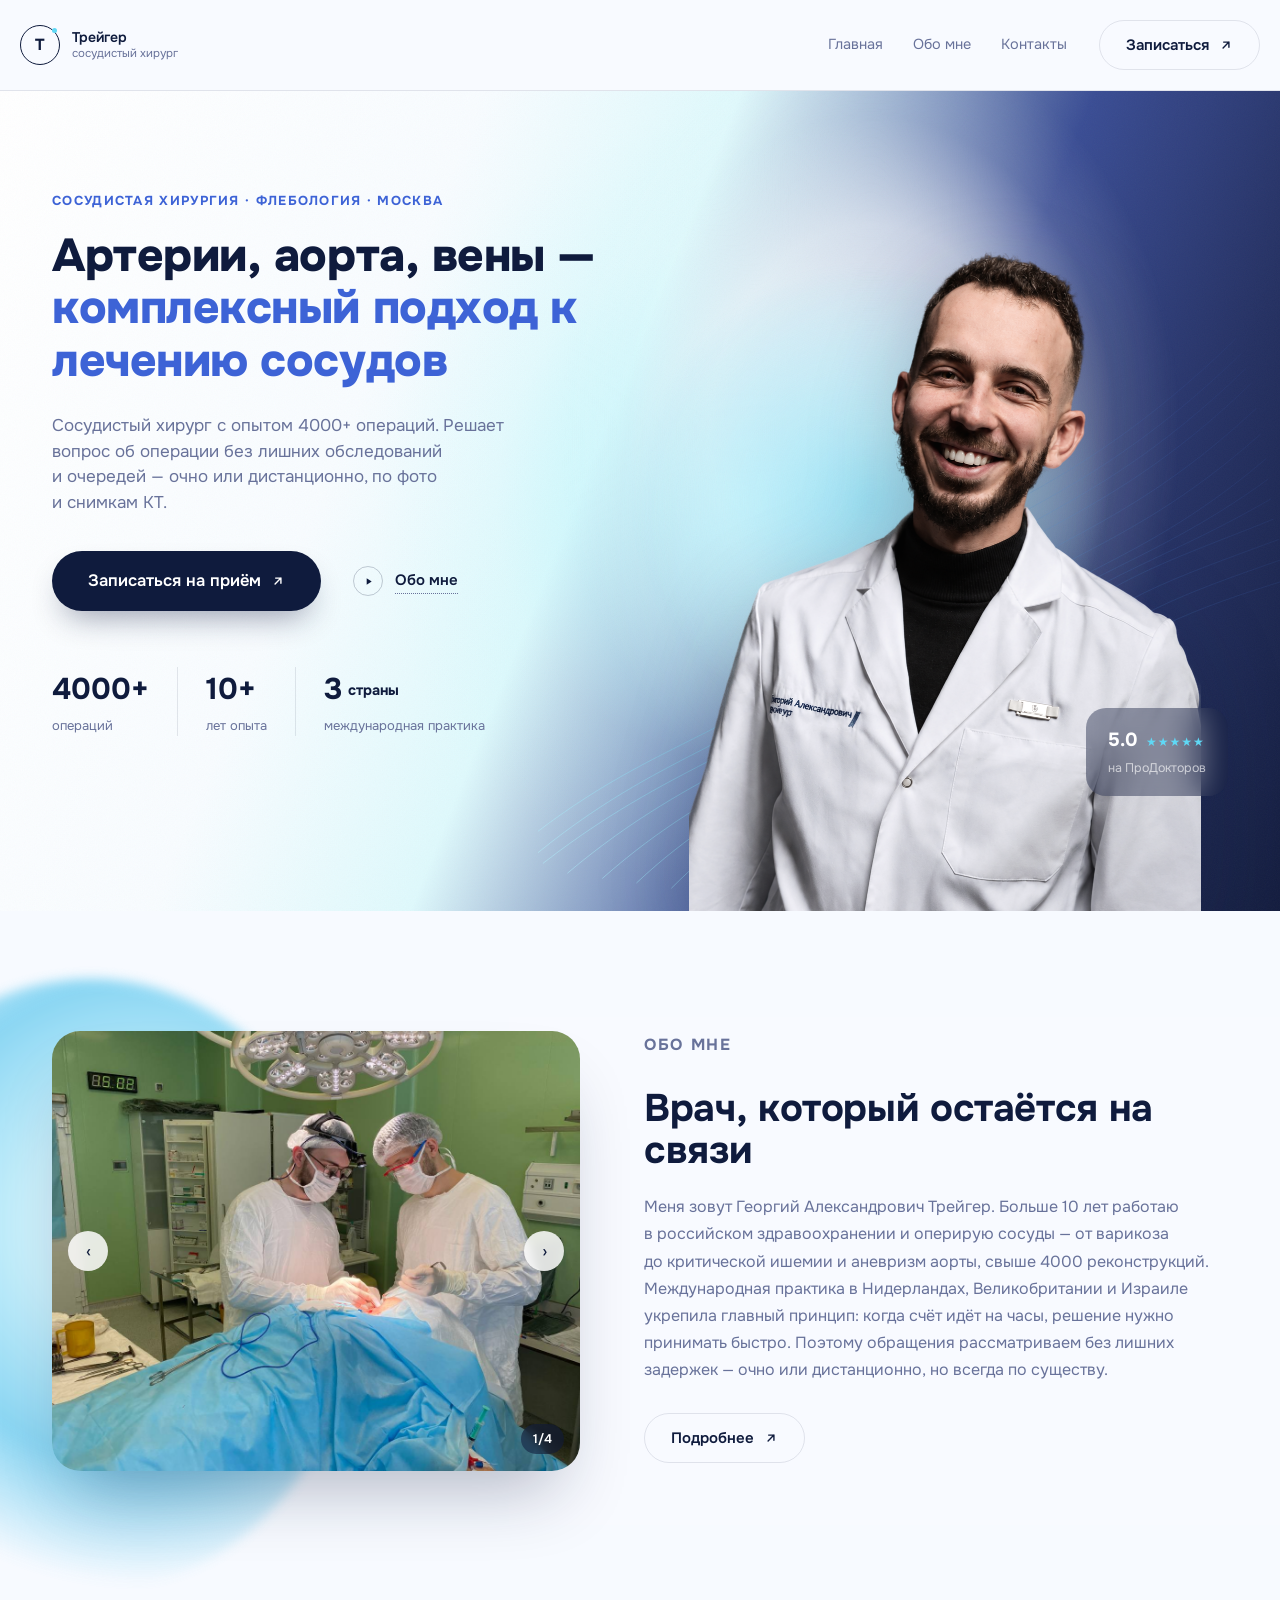
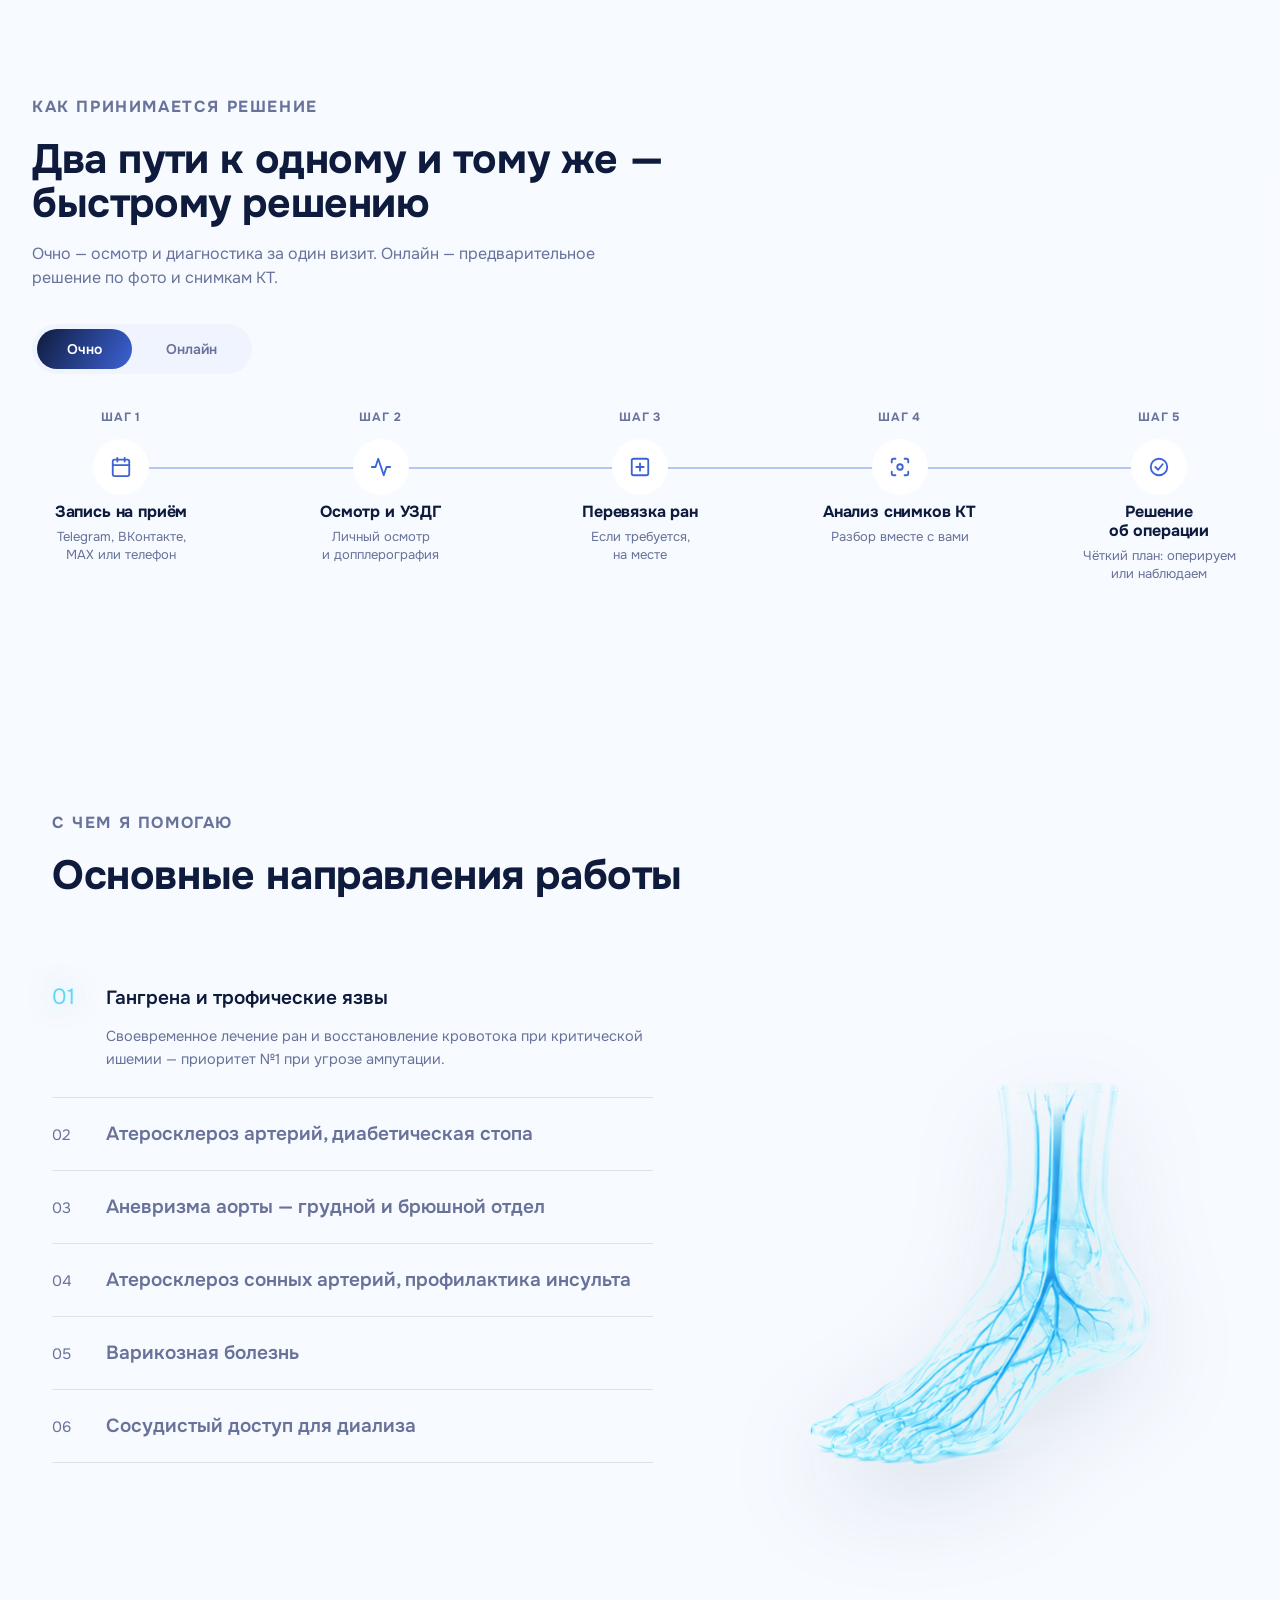
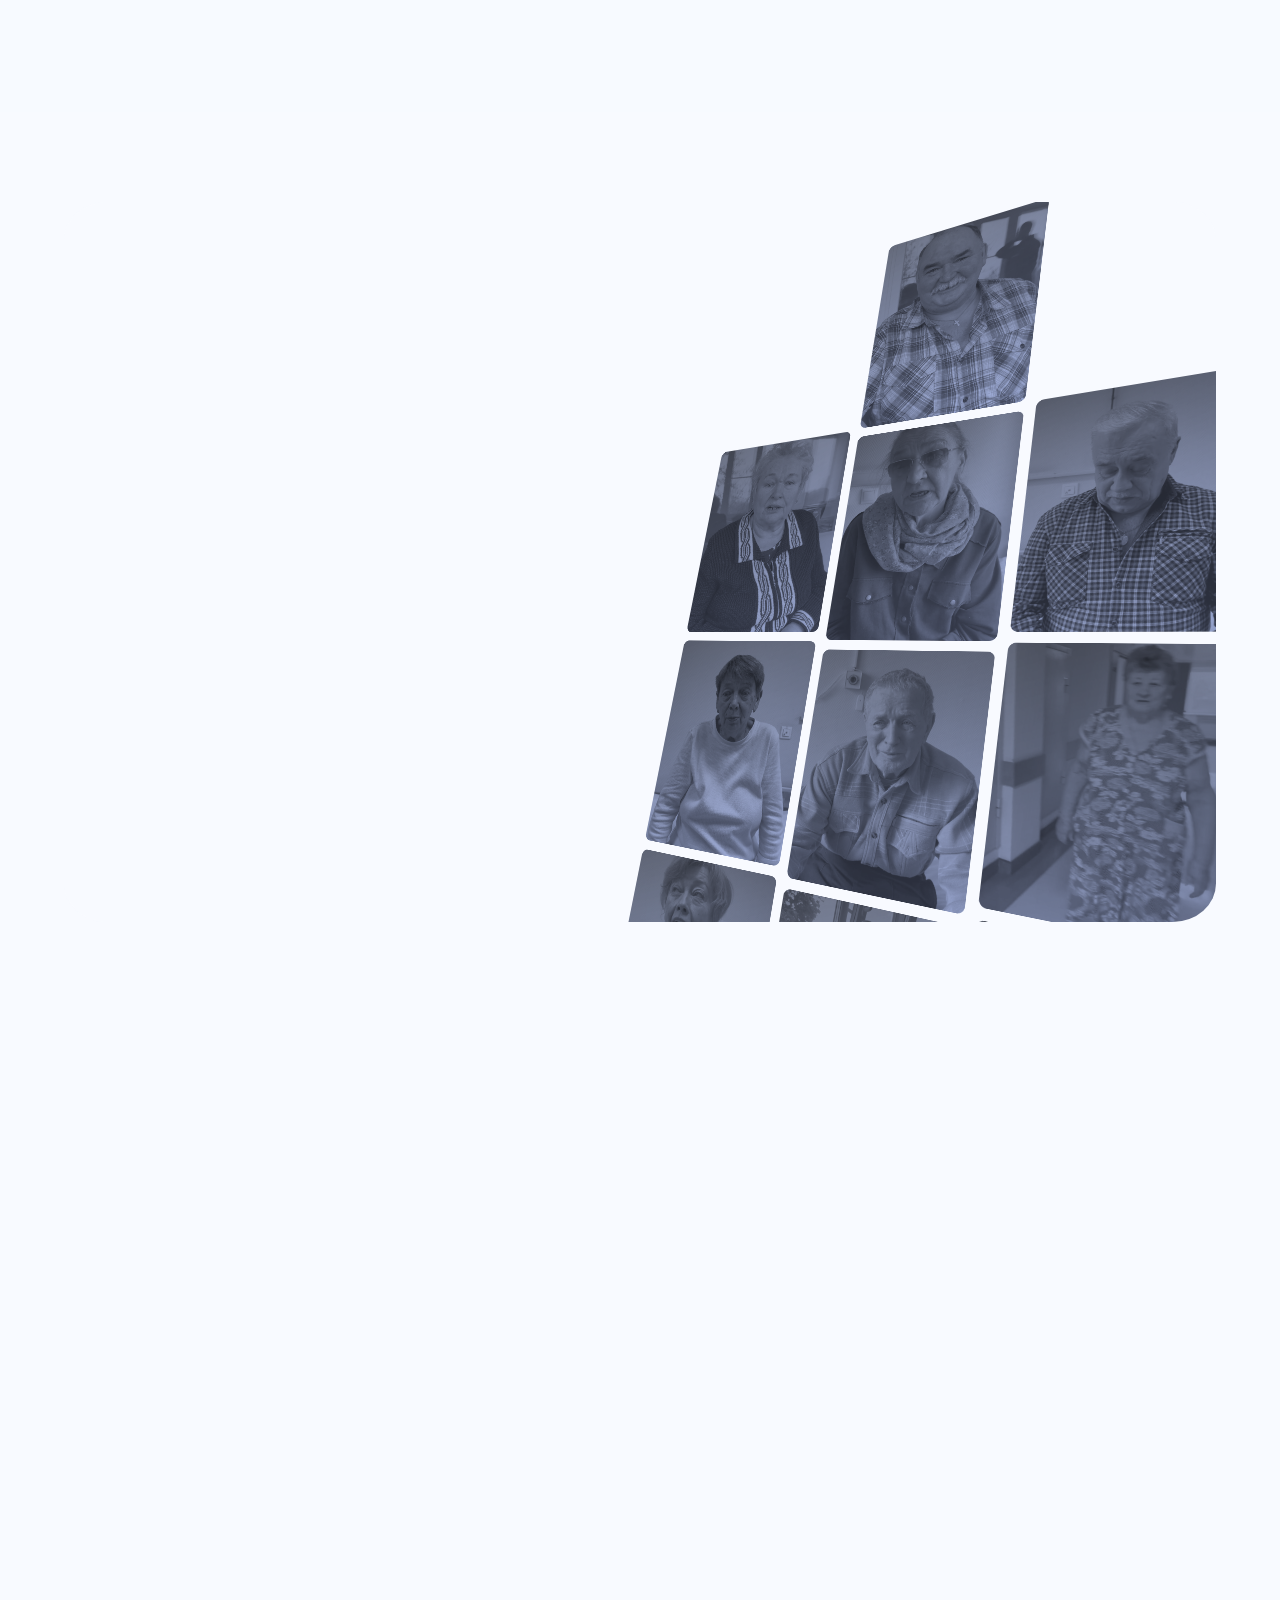
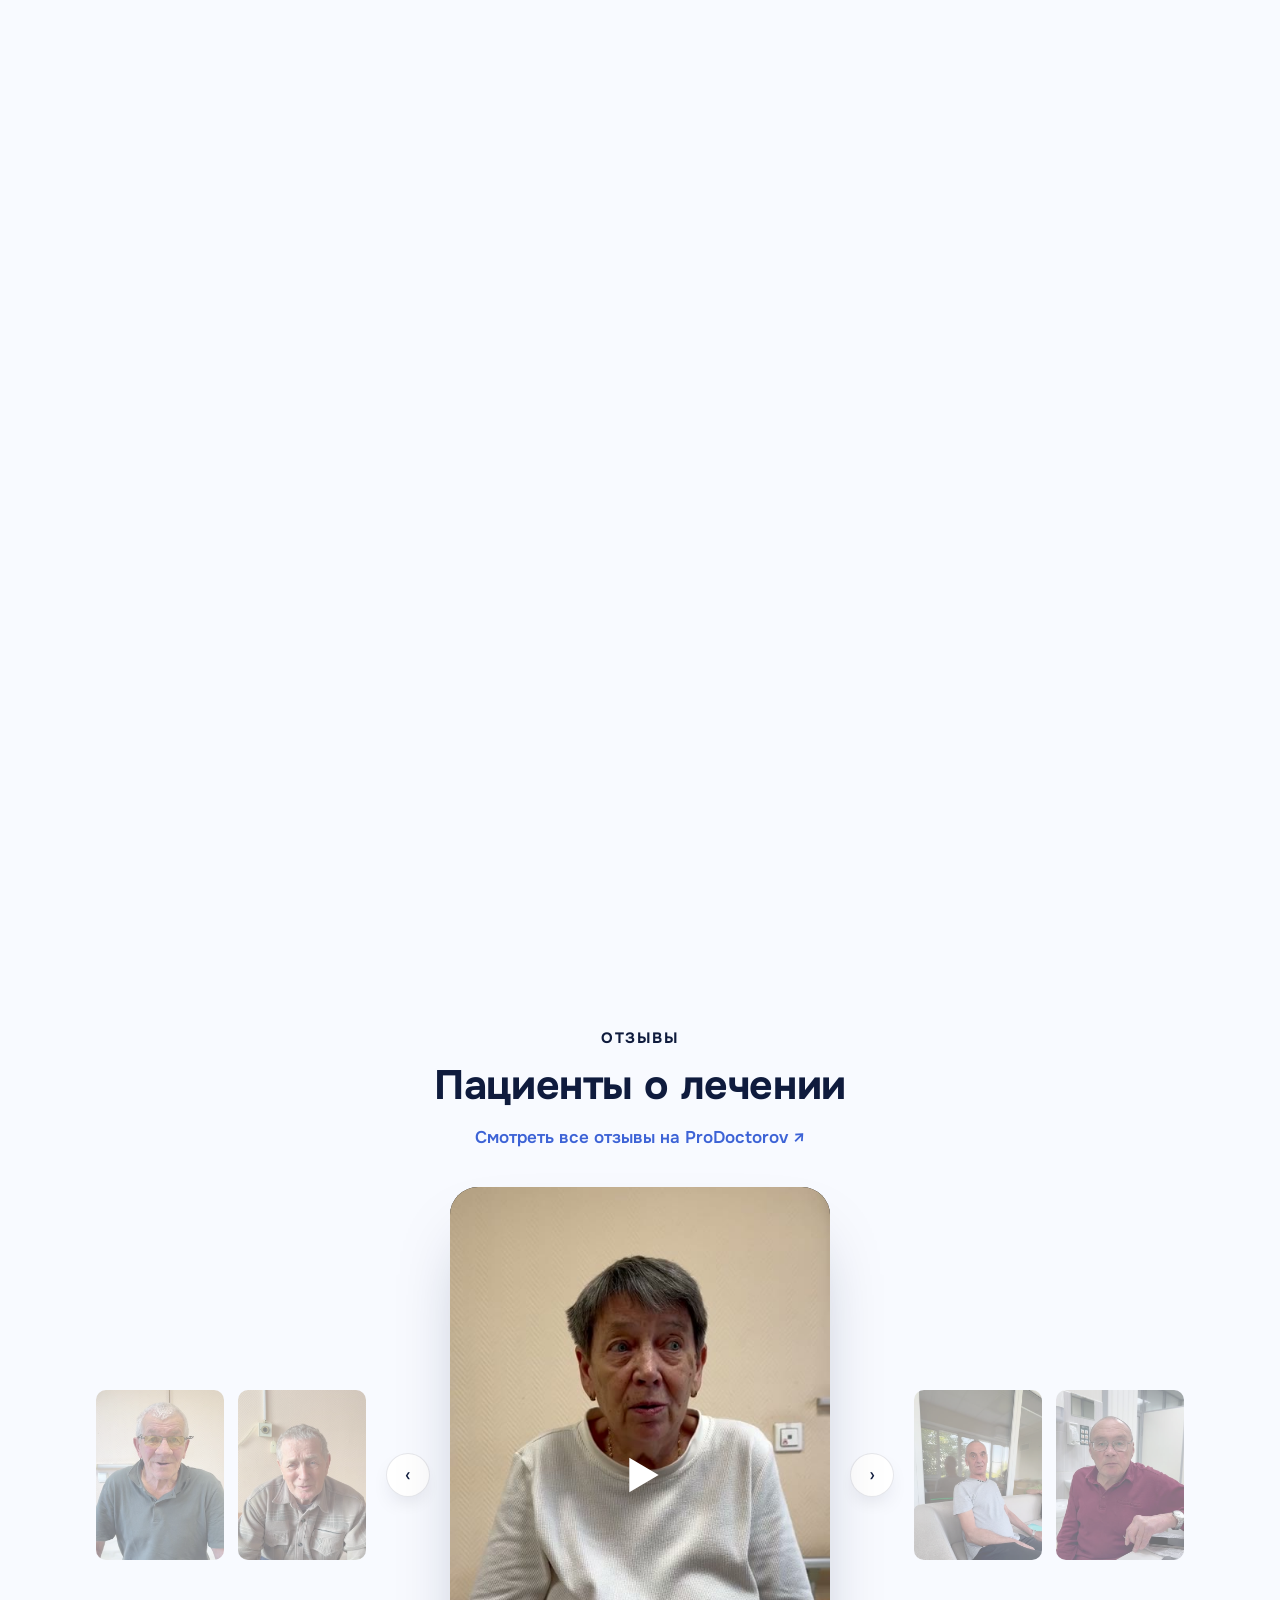
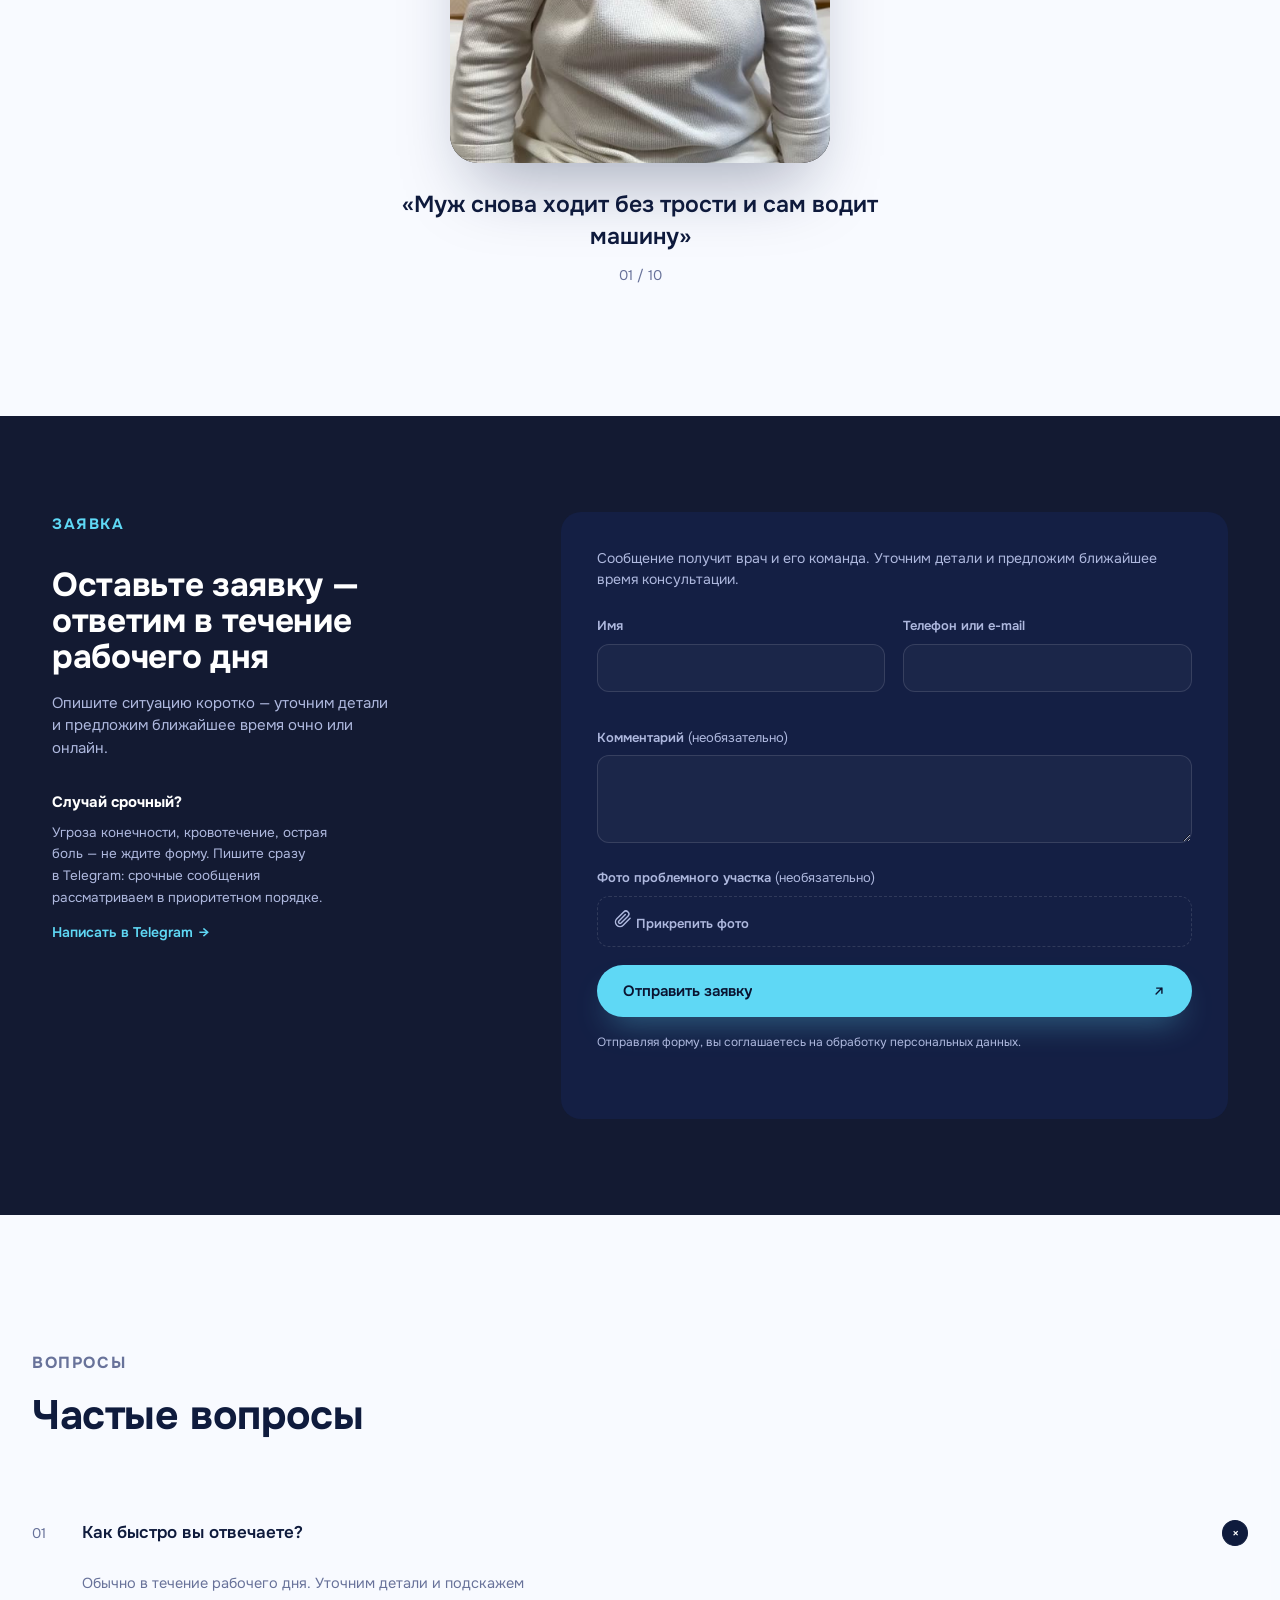
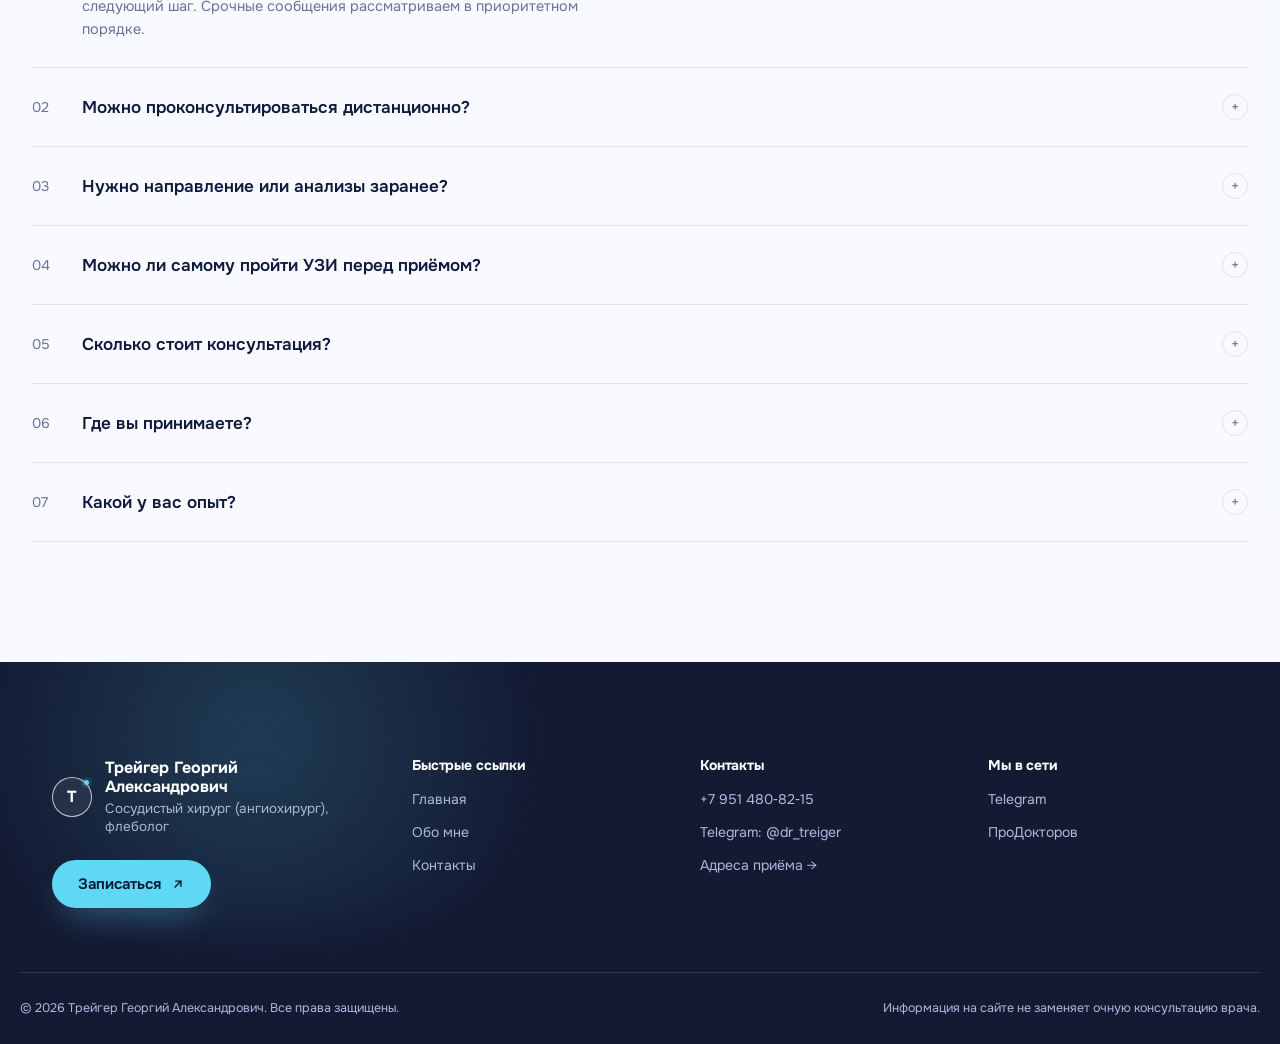
<file: index.html>
<!DOCTYPE html>
<html lang="ru">
<head>
<meta charset="UTF-8">
<meta name="viewport" content="width=device-width, initial-scale=1.0">
<title>Трейгер Георгий Александрович — сосудистый хирург, флебология</title>
<meta name="description" content="Сосудистый хирург (ангиохирург) и флеболог в Москве. 10+ лет практики, 4000+ операций. Приём очно и дистанционно, без лишних обследований и очередей.">
<link rel="preconnect" href="https://fonts.googleapis.com">
<link rel="preconnect" href="https://fonts.gstatic.com" crossorigin>
<link href="https://fonts.googleapis.com/css2?family=Onest:wght@400;500;600;700;800;900&display=swap" rel="stylesheet">
<style>
:root{
  --bg:#F8FAFF;
  --navy:#0F1B3D;
  --navy-deep:#0A1330;
  --blue:#3D63D6;
  --cyan:#5FD8F5;
  --cyan-soft:#BFEFFB;
  --ink:#0F1B3D;
  --ink-muted:#68729A;
  --ink-faint:var(--ink-muted); /* was #98A1C2 — ~2.45:1 against --bg, well under WCAG AA's
    4.5:1 for normal text, and used on real labels (step labels, service index, form-optional,
    faq index, footer). Aliased to --ink-muted (same fix already applied in css/styles.css). */
  --line:rgba(15,27,61,0.10);
  --panel:#FFFFFF;
  --panel-tint:#F0F4FF;
  --radius-lg:28px;
  --radius-md:20px;
  --radius-sm:12px;
  --container:1240px;
  --font-display:'Onest',system-ui,sans-serif;
  --font-body:'Onest',system-ui,sans-serif;
}
*{box-sizing:border-box;margin:0;padding:0;}
html{scroll-behavior:smooth;max-width:100%;}
html{width:100%;max-width:100%;overflow-x:clip;overscroll-behavior-x:none;}
body{width:100%;max-width:100%;font-family:var(--font-body);background:var(--bg);color:var(--ink);line-height:1.5;-webkit-font-smoothing:antialiased;overflow-x:clip;overscroll-behavior-x:none;}
img,video,iframe{max-width:100%;}
.wrap{max-width:var(--container);margin:0 auto;padding:0 32px;}
img{max-width:100%;display:block;}
a{color:inherit;text-decoration:none;}
ul{list-style:none;}
button{font-family:inherit;}
h1,h2,h3,h4{font-family:var(--font-display);letter-spacing:-0.01em;line-height:1.08;}
section{position:relative;padding:120px 0;overflow:hidden;}
.dark{background:rgba(10,17,42,0.96);color:#F5F8FF;}
.dark{--ink:#F5F8FF;--ink-muted:#AEB8DE;--ink-faint:var(--ink-muted);--panel:#16224A;--line:rgba(255,255,255,0.12);--panel-tint:#141F44;}
.skip-link{position:absolute;left:-999px;top:0;background:var(--navy);color:#fff;padding:12px 20px;z-index:999;border-radius:0 0 8px 0;}
.skip-link:focus{left:0;}
.eyebrow{display:inline-flex;align-items:center;font-size:13px;font-weight:700;letter-spacing:0.1em;text-transform:uppercase;color:var(--blue);margin-bottom:18px;}
.dark .eyebrow{color:var(--cyan);}
.section-head{max-width:640px;margin-bottom:56px;}
.section-head h2{font-size:clamp(1.9rem,3.2vw,2.7rem);font-weight:700;color:var(--ink);}
.section-head p{margin-top:16px;font-size:16px;color:var(--ink-muted);max-width:56ch;}

/* ---- reveal ---- */
.reveal{opacity:0;filter:blur(2px);transform:translateY(12px);transition:opacity .45s cubic-bezier(.16,1,.3,1),filter .45s cubic-bezier(.16,1,.3,1),transform .45s cubic-bezier(.16,1,.3,1);}
.reveal.is-visible{opacity:1;filter:blur(0);transform:translateY(0);}

/* Heading char-reveal overrides the block-level reveal above: the heading
   itself snaps to visible immediately, its per-character spans animate instead. */
.reveal.char-parent{opacity:1;filter:none;transform:none;}
.word{display:inline-block;}
.char{display:inline-block;opacity:0;filter:blur(3px) brightness(.72);transition:opacity .3s ease,filter .3s ease;white-space:pre;}
.char-parent.is-visible .char{opacity:1;filter:blur(0) brightness(1);}

/* Button label roll: on hover each character rolls up to a duplicate copy underneath */
.btn-label{display:inline-flex;height:1.2em;line-height:1.2;vertical-align:top;}
.btn-char{overflow:hidden;height:1.2em;display:inline-block;}
.btn-char-inner{display:flex;flex-direction:column;transition:transform .5s cubic-bezier(.65,0,.35,1);}
.btn-char-line{height:1.2em;line-height:1.2;display:block;white-space:pre;}
.btn:hover .btn-char-inner{transform:translateY(-1.2em);}

/* ---- buttons ---- */
.btn{display:inline-flex;align-items:center;gap:10px;font-family:var(--font-body);font-weight:600;font-size:15px;padding:15px 26px;border-radius:999px;white-space:nowrap;border:none;cursor:pointer;transition:transform .25s cubic-bezier(.16,1,.3,1),background .25s ease,border-color .25s ease,box-shadow .25s ease;}
.btn-lg{padding:20px 36px;font-size:16.5px;}
.btn:hover{transform:translateY(-2px);}
.btn-outline{background:transparent;border:1.5px solid var(--line);color:var(--ink);}
.btn-outline:hover{border-color:var(--cyan);color:var(--navy);}
.dark .btn-outline{border-color:rgba(255,255,255,0.28);color:#fff;}
.dark .btn-outline:hover{border-color:var(--cyan);color:var(--cyan);}
.btn-solid{background:var(--navy);color:#fff;box-shadow:0 16px 32px -12px rgba(15,27,61,0.45);}
.btn-solid:hover{background:#182A5C;}
.dark .btn-solid{background:var(--cyan);color:var(--navy-deep);box-shadow:0 16px 32px -12px rgba(95,216,245,0.4);}
.dark .btn-solid:hover{background:#7FE3F8;}
.btn-arrow{display:inline-flex;align-items:center;justify-content:center;transition:transform .25s cubic-bezier(.16,1,.3,1);}
.btn:hover .btn-arrow{transform:translate(3px,-3px);}
.btn-play{display:inline-flex;align-items:center;gap:12px;font-weight:600;font-size:15px;color:var(--navy);}
.btn-play-icon{width:30px;height:30px;border-radius:50%;border:1.5px solid rgba(15,27,61,.22);color:var(--navy);display:flex;align-items:center;justify-content:center;transition:background .25s ease,color .25s ease,border-color .25s ease,transform .25s ease;flex-shrink:0;}
.btn-play-icon svg{width:11px;height:11px;}
.btn-play:hover .btn-play-icon{background:var(--navy);border-color:var(--navy);color:#fff;transform:scale(1.06);}
.btn-play-label{border-bottom:1px dotted var(--ink-muted);padding-bottom:2px;}

/* ---- header ---- */
.site-header{position:sticky;top:0;z-index:100;background:#F8FAFF;border-bottom:1px solid var(--line);}
.header-row{display:flex;align-items:center;gap:32px;padding:20px 0;}
.brand{display:flex;align-items:center;gap:12px;margin-right:auto;}
.brand-mark{position:relative;width:40px;height:40px;border-radius:50%;border:1.5px solid var(--navy);display:flex;align-items:center;justify-content:center;font-family:var(--font-display);font-weight:700;font-size:16px;color:var(--navy);}
.brand-mark::after{content:'';position:absolute;top:2px;right:2px;width:5px;height:5px;border-radius:50%;background:var(--cyan);}
.brand-text{font-size:14px;font-weight:600;line-height:1.3;}
.brand-text small{display:block;font-weight:400;color:var(--ink-muted);font-size:11.5px;}
.main-nav{display:flex;gap:30px;font-size:14.5px;color:var(--ink-muted);}
.main-nav a:hover{color:var(--ink);}
.nav-mobile-meta{display:none;}
.nav-toggle{display:none;width:42px;height:42px;flex:none;border:1px solid var(--line);border-radius:50%;background:rgba(255,255,255,.7);align-items:center;justify-content:center;flex-direction:column;gap:4px;color:var(--navy);cursor:pointer;}
.nav-toggle span{width:16px;height:1.5px;border-radius:2px;background:currentColor;transition:transform .2s ease,opacity .2s ease;}
.nav-toggle[aria-expanded="true"] span:nth-child(1){transform:translateY(5.5px) rotate(45deg);}
.nav-toggle[aria-expanded="true"] span:nth-child(2){opacity:0;}
.nav-toggle[aria-expanded="true"] span:nth-child(3){transform:translateY(-5.5px) rotate(-45deg);}

/* ---- hero ---- */
.hero{
  padding:100px 0 0;
  position:relative;
  overflow:hidden;
  background:
    radial-gradient(ellipse 48% 80% at 58% 50%, rgba(189,246,253,0.95) 0%, rgba(189,246,253,0.5) 22%, rgba(189,246,253,0.12) 40%, transparent 60%),
    linear-gradient(112deg, #ffffff 0%, #f8fcff 30%, #dff9fc 46%, #3a4d94 68%, #253163 84%, #141d3f 100%);
}
.hero-arc{
  position:absolute;
  width:52vw;height:96vh;
  right:6vw;top:-10vh;
  border-radius:50%;
  background:radial-gradient(ellipse at center, rgba(255,255,255,0.92) 0%, rgba(255,255,255,0.6) 34%, rgba(255,255,255,0.12) 52%, transparent 66%);
  filter:blur(1px);
  z-index:0;
  pointer-events:none;
  animation:breathe 7s ease-in-out infinite alternate;
}
.hero-glow-core{
  position:absolute;
  width:36vw;height:36vw;
  right:14vw;top:22%;
  border-radius:50%;
  background:radial-gradient(circle at center, rgba(95,216,245,0.55) 0%, rgba(95,216,245,0.22) 45%, transparent 74%);
  filter:blur(6px);
  z-index:0;
  pointer-events:none;
  animation:breathe 7s ease-in-out infinite alternate;
  animation-delay:.6s;
}
@keyframes breathe{from{transform:scale(0.96);opacity:0.65;}to{transform:scale(1.04);opacity:0.9;}}
.hero-orb-lines{position:absolute;right:0;bottom:0;width:58%;height:78%;z-index:1;fill:none;stroke:url(#heroLineGrad);stroke-width:0.7;stroke-linecap:round;pointer-events:none;}
.hero-orb-lines path{stroke-dasharray:1500;stroke-dashoffset:1500;}

.hero-noise{position:absolute;inset:0;z-index:1;opacity:0.035;pointer-events:none;
  background-image:url("data:image/svg+xml,%3Csvg xmlns='http://www.w3.org/2000/svg' width='120' height='120'%3E%3Cfilter id='n'%3E%3CfeTurbulence type='fractalNoise' baseFrequency='0.9' numOctaves='2' stitchTiles='stitch'/%3E%3C/filter%3E%3Crect width='100%25' height='100%25' filter='url(%23n)'/%3E%3C/svg%3E");
}
.hero-grid{position:relative;z-index:2;display:grid;grid-template-columns:1.02fr 0.98fr;grid-template-rows:720px;gap:20px;align-items:stretch;height:720px;}
.hero-copy{padding-bottom:100px;display:flex;flex-direction:column;justify-content:flex-start;align-items:flex-start;}
/* Headline is now his own chosen sentence-length slogan: "Артерии,
   аорта, вены — комплексный подход к лечению сосудов", not three short
   punchy words — so the size drops from the old 4.5rem cap (which was
   tuned for single words) to keep a long phrase from wrapping into a wall
   of text, and the per-word dot bullets are dropped since they read as
   decoration on a real sentence rather than a mark after a short word. */
.hero-h1{font-weight:800;font-size:clamp(1.9rem,3.6vw,3.2rem);line-height:1.15;margin-bottom:26px;}
/* .line used to be display:flex to hold one short word + its dot side by
   side. Now each .line is a real multi-word phrase, so it needs normal
   block wrapping instead — flex here was forcing the per-word/per-char
   reveal spans (added by wrapCharsIn in the script below) onto one
   unbreakable row and letting the browser's flex line-breaking scramble
   word fragments across lines. */
.hero-h1 .line{display:block;}
.hero-mobile-line{display:inline;}
.hero-h1 .c-navy{color:var(--navy);}
.hero-h1 .c-blue{color:var(--blue);}
.hero-h1 .dot{width:0.16em;height:0.16em;min-width:10px;min-height:10px;border-radius:50%;transform:translateY(-0.55em);}
.hero-h1 .dot-cyan{background:var(--cyan);}
.hero-h1 .dot-blue{background:var(--blue);}
.hero-sub{font-size:17px;color:var(--ink-muted);max-width:42ch;margin-bottom:36px;}
.hero-cta-row{display:flex;align-items:center;gap:32px;margin-bottom:56px;flex-wrap:wrap;}
.hero-stats{display:flex;align-items:center;gap:0;}
.hero-stat{padding:0 28px;}
.hero-stat:first-child{padding-left:0;}
.hero-stat + .hero-stat{border-left:1px solid var(--line);}
.hero-stat strong{display:flex;align-items:center;gap:6px;font-family:var(--font-display);font-size:30px;font-weight:700;color:var(--navy);}
.hero-stat-unit{font-size:.48em;font-weight:700;line-height:1;}
.hero-stat strong svg{width:20px;height:20px;color:var(--blue);}
.hero-stat span{display:block;font-size:13px;color:var(--ink-muted);margin-top:4px;white-space:nowrap;}

.hero-portrait{position:relative;z-index:2;display:flex;align-items:flex-start;justify-content:center;height:100%;}
.hero-portrait img{height:120%;max-height:none;width:auto;max-width:none;flex-shrink:0;filter:drop-shadow(0 30px 50px rgba(10,19,48,0.35));position:relative;z-index:2;
  transform:translate3d(var(--mouse-x,0px),var(--mouse-y,0px),0);transition:transform .3s ease-out;}
/* Trimmed the "35 отзывов" count out (lives only on the reviews section
   below now) but kept the source attribution — "5.0" alone reads as an
   unsourced claim, "на ПроДокторов" is what makes it a real, checkable
   number. */
.hero-rating-badge{position:absolute;right:0;bottom:16%;z-index:3;background:rgba(15,27,61,0.4);backdrop-filter:blur(18px);-webkit-backdrop-filter:blur(18px);border-radius:20px;padding:18px 22px;}
.hero-rating-badge-top{display:flex;align-items:baseline;gap:8px;margin-bottom:6px;}
.hero-rating-badge strong{font-family:var(--font-body);font-weight:700;font-size:19px;color:#fff;}
.hero-rating-badge .stars{color:var(--cyan);font-size:12px;letter-spacing:1px;}
.hero-rating-badge span{display:block;font-size:12.5px;line-height:1.4;color:rgba(255,255,255,0.65);}

/* ---- about ---- */
.about{background:rgba(248,250,255,0.8);}
.about-orb{position:absolute;left:-14%;top:10%;width:42%;height:90%;border-radius:50%;background:radial-gradient(circle at 60% 40%,#eefbff 0%,#bdeefc 25%,#6fcdf0 50%,transparent 74%);filter:blur(6px);z-index:0;opacity:0.8;}
.about-grid{position:relative;z-index:1;display:grid;grid-template-columns:0.95fr 1.05fr;gap:64px;align-items:stretch;}
.about-copy{display:flex;flex-direction:column;justify-content:flex-start;align-items:flex-start;} /* was center: with the photo stretched to full row height, centering the (shorter) text block left its top sitting below the photo's top edge — top-align both instead */
.about-frame{position:relative;border-radius:var(--radius-lg);overflow:hidden;min-height:420px;aspect-ratio:6/5;box-shadow:0 40px 70px -24px rgba(15,27,61,0.3);} /* fixed ratio so the box size is independent of whichever carousel slide is showing — without it, height:100% on the track/slides fell back to the first slide's own intrinsic aspect ratio, and the portrait-oriented doctor-portrait.png blew the frame (and the whole row, via grid stretch) up to ~990px tall */
.about-frame img{width:100%;height:100%;object-fit:cover;}
.about-frame-ring{position:absolute;inset:-14px;border-radius:calc(var(--radius-lg) + 14px);border:1.5px solid var(--cyan-soft);z-index:-1;}
.about-copy h2{font-size:clamp(1.9rem,3vw,2.6rem);margin-bottom:22px;color:var(--navy);}
.about-copy p{color:var(--ink-muted);font-size:16px;line-height:1.7;margin-bottom:30px;max-width:52ch;}
.about-photo-track{display:flex;height:100%;transition:transform .5s cubic-bezier(.65,0,.35,1);}
.about-photo-slide{flex:0 0 100%;height:100%;}
.about-photo-slide img{width:100%;height:100%;object-fit:cover;display:block;}
.about-photo-arrow{position:absolute;top:50%;transform:translateY(-50%);width:40px;height:40px;border-radius:50%;border:none;background:rgba(255,255,255,0.85);backdrop-filter:blur(4px);color:var(--navy);font-size:18px;line-height:1;display:flex;align-items:center;justify-content:center;cursor:pointer;z-index:3;transition:background .2s ease;}
.about-photo-arrow:hover{background:#fff;}
.about-photo-prev{left:16px;}
.about-photo-next{right:16px;}
.about-photo-counter{position:absolute;right:16px;bottom:16px;z-index:3;background:rgba(15,27,61,0.55);backdrop-filter:blur(6px);color:#fff;font-size:12.5px;font-weight:600;padding:6px 12px;border-radius:999px;}

/* ---- roadmap ---- */
.roadmap-sec{padding:88px 0 92px;background:rgba(248,250,255,0.8);}
.roadmap-sec .wrap{max-width:1440px;}
.roadmap-sec .section-head{margin-bottom:34px;}
.path-switcher{position:relative;display:inline-flex;gap:4px;background:var(--panel-tint);border-radius:999px;padding:5px;margin-bottom:34px;}
.path-switcher-btn{position:relative;z-index:2;border:none;background:transparent;padding:11px 30px;border-radius:999px;font-family:var(--font-display);font-weight:600;font-size:14px;color:var(--ink-muted);cursor:pointer;transition:color .3s ease;}
.path-switcher-btn.is-active{color:#fff;}
.path-switcher-thumb{position:absolute;top:5px;left:5px;height:calc(100% - 10px);width:100px;border-radius:999px;background:linear-gradient(120deg,var(--navy),var(--blue));transition:transform .4s cubic-bezier(.65,0,.35,1),width .4s cubic-bezier(.65,0,.35,1);z-index:1;}
.roadmap-track{position:relative;width:min(100% - 64px,1376px);margin:0 auto;}
.roadmap-steps{position:relative;display:flex;flex-direction:row;align-items:flex-start;justify-content:space-between;gap:20px;z-index:1;}
.roadmap-view[data-roadmap-view="1"] .roadmap-steps{max-width:860px;margin:0 auto;}
.roadmap-view[hidden]{display:none;}
.roadmap-line{position:absolute;height:2px;background:var(--blue);opacity:0.35;z-index:0;}
.rstep{position:relative;display:flex;flex-direction:column;align-items:center;text-align:center;gap:7px;flex:0 1 178px;min-width:0;}
.rstep-dot{width:56px;height:56px;border:0;border-radius:50%;background:#fff;display:flex;align-items:center;justify-content:center;color:var(--blue);box-shadow:none;flex-shrink:0;}
.rstep-dot svg{width:22px;height:22px;}
.rstep-dot{margin-top:6px;}
.rstep-body{display:contents;}
.rstep-label{order:-1;font-size:12px;font-weight:700;letter-spacing:0.08em;text-transform:uppercase;color:var(--ink-faint);}
.rstep-body h3{font-size:16px;line-height:1.2;font-weight:700;color:var(--navy);margin:0;max-width:170px;}
.rstep-body p{font-size:13px;color:var(--ink-muted);line-height:1.38;max-width:156px;}

/* ---- services ---- */
.services-sec{background:rgba(248,250,255,0.8);}
.services-grid{display:grid;grid-template-columns:1fr 0.85fr;gap:64px;align-items:start;}
.svc-list li{border-bottom:1px solid var(--line);}
.svc-trigger{display:flex;align-items:baseline;gap:22px;width:100%;padding:24px 0;background:none;border:none;cursor:pointer;text-align:left;transition:padding .3s ease;}
.svc-index{font-family:var(--font-display);font-size:15px;color:var(--ink-faint);flex:none;width:32px;transition:color .3s ease,font-size .3s ease;}
.svc-title{font-family:var(--font-display);font-size:19px;font-weight:600;color:var(--ink-faint);transition:color .3s ease;}
li.is-active .svc-trigger{padding:30px 0 14px;}
li.is-active .svc-index{color:var(--cyan);font-size:22px;text-shadow:0 0 24px rgba(95,216,245,0.5);}
li.is-active .svc-title{color:var(--navy);}
.svc-content{display:grid;grid-template-rows:0fr;transition:grid-template-rows .35s ease;}
li.is-active .svc-content{grid-template-rows:1fr;}
.svc-content-inner{overflow:hidden;}
.svc-content-inner p{padding:0 0 26px 54px;color:var(--ink-muted);font-size:14.5px;line-height:1.6;max-width:60ch;}
.svc-display{position:relative;aspect-ratio:4/5;display:flex;align-items:center;justify-content:center;}
.svc-display img{width:100%;height:100%;object-fit:contain;opacity:0;filter:drop-shadow(0 30px 50px rgba(20,40,90,0.14));transition:opacity .5s ease;}
.svc-display img.is-loaded{opacity:1;}

/* ---- proof: scroll-driven 3D parallax reveal (ported from the other variant) ---- */
/* overflow:visible overrides the generic section{overflow:hidden} rule above —
   position:sticky can't pin .proof-sticky to the viewport while any ancestor
   clips overflow, which was silently breaking the whole scroll-driven reveal
   (cards + odometer counter rendered, just never where the page put them). */
.proof{padding:0 0 64px;overflow:visible;}
.proof-track{position:relative;height:260vh;}
.proof-sticky{position:sticky;top:0;height:100vh;width:100%;overflow:hidden;display:flex;align-items:center;justify-content:center;background:var(--bg);}
.proof-frame{position:relative;width:100vw;height:100vh;max-width:1600px;border-radius:48px;overflow:hidden;background:var(--bg);will-change:transform,border-radius;box-sizing:border-box;}
.proof-grid{position:absolute;inset:-14% -6%;display:flex;gap:20px;justify-content:center;transform-style:preserve-3d;will-change:transform;}
.proof-col{flex:1;display:flex;flex-direction:column;gap:20px;will-change:transform;}
.proof-card{position:relative;width:100%;aspect-ratio:3/4;border-radius:14px;overflow:hidden;background:#E4EAF5;flex-shrink:0;}
.proof-card img{width:100%;height:100%;object-fit:cover;opacity:0.72;filter:grayscale(1) brightness(0.95);}
.proof-card::after{content:'';position:absolute;inset:0;background:linear-gradient(160deg,rgba(15,27,61,0.55),rgba(61,99,214,0.4));mix-blend-mode:multiply;}
.proof-payoff{position:absolute;inset:0;display:flex;flex-direction:column;align-items:center;justify-content:center;text-align:center;opacity:0;z-index:3;pointer-events:none;}
.proof-payoff-panel{background:rgba(6,10,24,0.55);backdrop-filter:blur(6px);border-radius:var(--radius-lg);padding:36px 56px;}
.proof-payoff-panel .odometer{color:#fff;}
.proof-payoff .proof-payoff-panel .fan-caption{color:rgba(255,255,255,0.82);}
.odometer{display:inline-flex;align-items:flex-start;font-family:var(--font-display);font-size:clamp(4.5rem,13vw,10.5rem);font-weight:900;color:var(--ink);font-variant-numeric:tabular-nums;line-height:1;}
.odometer-digit{position:relative;height:1em;width:0.64em;overflow:hidden;}
.odometer-strip{display:flex;flex-direction:column;transition:transform 1.2s cubic-bezier(.22,1,.36,1);}
.odometer-strip span{height:1em;line-height:1;display:flex;align-items:center;justify-content:center;}
.odometer-plus{display:inline-block;margin-left:0.06em;}
.fan-caption{color:var(--ink-muted);margin-top:14px;font-size:22px;font-weight:600;}
.reasons-grid{display:none;grid-template-columns:repeat(4,1fr);gap:20px;margin-top:40px;} /* hidden per client request — cards were "Стаж/Выполнено/Публикации/Опыт" after the proof counter; remove display:none to bring back */
.reason-card{border-radius:var(--radius-md);padding:24px;background:var(--panel);border:1px solid var(--line);}
.reason-card-top{display:flex;align-items:center;gap:10px;margin-bottom:22px;}
.reason-icon{flex:none;width:32px;height:32px;border-radius:50%;background:rgba(61,99,214,0.12);color:var(--blue);display:flex;align-items:center;justify-content:center;}
.reason-icon svg{width:14px;height:14px;}
.reason-label{font-size:12.5px;font-weight:600;color:var(--ink-muted);}
.reason-number{font-family:var(--font-display);font-size:32px;font-weight:800;color:var(--ink);line-height:1.15;}
.reason-caption{font-size:13px;color:var(--ink-muted);margin-top:4px;}

/* ---- static proof ---- */
.proof-static{padding:96px 0;background:var(--navy);}
.proof-static-grid{display:grid;grid-template-columns:minmax(0,.9fr) minmax(420px,1.1fr);gap:72px;align-items:stretch;}
.proof-static-copy{display:flex;flex-direction:column;align-items:flex-start;}
.proof-static-number{font-family:var(--font-display);font-size:clamp(6rem,12vw,10rem);font-weight:800;line-height:.82;letter-spacing:-.07em;color:#fff;margin:30px 0 18px;}
.proof-static-number span{font-size:.44em;color:var(--cyan);vertical-align:top;margin-left:.08em;}
.proof-static-copy h2{font-size:clamp(1.8rem,3vw,2.8rem);color:#fff;max-width:12ch;margin:0 0 18px;}
.proof-static-lead{font-size:15px;line-height:1.6;color:rgba(255,255,255,.64);max-width:40ch;}
.proof-static-facts{display:grid;grid-template-columns:repeat(3,1fr);width:100%;margin-top:auto;padding-top:42px;border-top:1px solid rgba(255,255,255,.14);gap:20px;}
.proof-static-facts div{display:flex;flex-direction:column;gap:6px;}
.proof-static-facts strong{font-family:var(--font-display);font-size:28px;color:#fff;}
.proof-static-facts span{font-size:12.5px;line-height:1.35;color:rgba(255,255,255,.58);}
.proof-static-photos{display:grid;grid-template-columns:1fr 1fr;grid-template-rows:1fr 1fr;gap:10px;min-height:520px;}
.proof-static-photos img{width:100%;height:100%;object-fit:cover;filter:grayscale(1);opacity:.84;border-radius:var(--radius-sm);}

/* ---- reviews (light) ---- */
/* Top padding trimmed from the site's shared 130px section rhythm — asked
   for specifically in this block, so only here, not in booking-sec (which
   still uses the shared 130px both sides). Floor is the sticky header's own
   height (91px) plus real breathing room — anything tighter and the heading
   sits right under/behind the header at the scroll position where this
   section's top reaches the viewport top. */
.reviews-sec{padding:110px 0 130px;}
.reviews-sec .wrap{max-width:1440px;}
/* Light section now (was dark) — no background override, so it reads off
   the page's own --bg. Centered heading, a text-only "view all" link right
   under it, one large active video with prev/next arrows beside it, and —
   flanking that on both sides — exactly as many peeking neighbor thumbnails
   as the row needs to reach the wrap's own edges (3 per side; the maths:
   380 video + 2×44 arrows + 2×(3×128 peeks + 2×14 internal gaps) + 4×20
   outer gaps ≈ 1372px, matching the wrap's 1376px content width at desktop
   widths), so the block fills the site's grid instead of floating as a
   narrow column. Clicking a peek jumps straight to that patient; the arrows
   still step one at a time. Below ~1400px the outer (3rd) peek drops so the
   row keeps fitting; below 900px peeks drop entirely, leaving the original
   video+arrows carousel. */
.reviews-carousel-head{margin-bottom:36px;text-align:center;}
.reviews-carousel-head h2{font-size:clamp(1.9rem,3.2vw,2.7rem);font-weight:700;color:var(--ink);}
/* Bumped up from the site's standard 13px/blue eyebrow — same size text got
   lost under this block's much larger heading/video, so only here it's
   bigger and darker (navy, matching the heading) instead of the shared
   accent blue. Every other section's eyebrow is untouched. */
.reviews-carousel-head .eyebrow{margin-bottom:14px;font-size:15px;color:var(--navy);}
.reviews-carousel-head .reviews-view-all{margin-top:18px;font-size:17px;}
.reviews-carousel{display:flex;align-items:center;justify-content:center;gap:20px;}
.reviews-carousel-video{position:relative;width:380px;flex:none;border-radius:var(--radius-lg);overflow:hidden;background:#000;box-shadow:0 40px 70px -24px rgba(15,27,61,0.35);}
/* Capped by viewport height (not just a flat px max) so the video, caption
   and counter together still fit a normal laptop screen without the video
   alone eating the whole viewport — on a short window it shrinks; on a tall
   monitor it still reaches the original 620px. */
.reviews-carousel-video video{width:100%;aspect-ratio:9/16;max-height:min(620px,64vh);object-fit:cover;display:block;}
/* Big white triangle "play" mark over the poster — no plate behind it, just
   the glyph with a drop shadow for legibility on any photo. The native
   <video controls> bar is suppressed (no controls attribute) until this is
   pressed, so nothing player-shaped shows before that; once pressed it's
   the only player UI from then on. */
.reviews-play-btn{position:absolute;inset:0;margin:auto;width:64px;height:64px;border:none;background:none;padding:0;color:#fff;display:flex;align-items:center;justify-content:center;cursor:pointer;filter:drop-shadow(0 6px 18px rgba(0,0,0,0.5));transition:transform .2s ease;z-index:2;}
.reviews-play-btn svg{width:100%;height:100%;}
.reviews-play-btn:hover{transform:scale(1.08);}
.reviews-carousel-video.is-playing .reviews-play-btn{display:none;}
.reviews-carousel-arrow{flex:none;width:44px;height:44px;border-radius:50%;border:1px solid var(--line);background:#fff;color:var(--navy);font-size:20px;line-height:1;display:flex;align-items:center;justify-content:center;cursor:pointer;box-shadow:0 10px 24px -12px rgba(15,27,61,0.3);transition:background .2s ease,transform .2s ease;}
.reviews-carousel-arrow:hover{background:var(--bg);transform:scale(1.08);}
.reviews-peek-group{display:flex;align-items:center;gap:14px;flex:none;}
.reviews-peek{flex:none;width:128px;aspect-ratio:3/4;border:none;background:none;padding:0;cursor:pointer;border-radius:10px;overflow:hidden;opacity:.55;transition:opacity .2s ease;}
.reviews-peek img{width:100%;height:100%;object-fit:cover;object-position:center 15%;display:block;}
.reviews-peek:hover{opacity:.85;}
.reviews-carousel-caption{margin:26px auto 0;max-width:520px;text-align:center;font-family:var(--font-display);font-size:clamp(1.2rem,1.8vw,1.5rem);font-weight:600;color:var(--ink);line-height:1.4;}
.reviews-carousel-count{margin-top:12px;text-align:center;font-size:14px;color:var(--ink-muted);}
.reviews-view-all{display:inline-flex;align-items:center;gap:6px;font-family:var(--font-display);font-size:15px;font-weight:600;color:var(--blue);border:none;background:none;transition:color .2s ease;}
.reviews-view-all:hover{color:var(--navy);}
@media (max-width:1400px){.reviews-peek-outer{display:none;}}
@media (max-width:900px){.reviews-peek-group{display:none;}}
@media (max-width:640px){.reviews-carousel{gap:10px;min-width:0;overflow:hidden;}.reviews-carousel-video{width:min(calc(100% - 88px),300px);}.reviews-carousel-arrow{width:34px;height:34px;font-size:17px;}}

/* ---- booking (dark) ---- */
.booking-sec{padding:96px 0;}
.booking-grid{display:grid;grid-template-columns:0.8fr 1.2fr;gap:64px;align-items:start;}
.booking-info h2{color:#fff;font-size:clamp(1.8rem,2.6vw,2.3rem);margin-bottom:16px;}
.booking-info>p{color:var(--ink-muted);font-size:15px;max-width:34ch;margin-bottom:32px;}
.booking-urgent strong{display:block;font-family:var(--font-display);font-size:15px;color:#fff;margin-bottom:8px;}
.booking-urgent p{font-size:13.5px;line-height:1.6;color:var(--ink-muted);margin-bottom:12px;max-width:34ch;}
.booking-urgent-link{display:inline-flex;align-items:center;gap:6px;font-size:14px;font-weight:600;color:var(--cyan);}
.booking-urgent-link:hover{text-decoration:underline;}
.booking-panel{background:var(--panel-tint);border:0;border-radius:var(--radius-md);padding:36px;}
.form-hint{color:var(--ink-muted);font-size:14px;margin-bottom:26px;}
.form-row{display:grid;grid-template-columns:1fr 1fr;gap:18px;margin-bottom:18px;}
.form-group label{display:block;font-size:13px;font-weight:600;color:var(--ink-muted);margin-bottom:8px;}
.form-group input,.form-group textarea{width:100%;border:1px solid var(--line);background:rgba(255,255,255,0.03);border-radius:var(--radius-sm);padding:13px 16px;font-family:var(--font-body);font-size:15px;color:#fff;resize:vertical;transition:border-color .25s ease,box-shadow .25s ease;}
.form-group input:focus,.form-group textarea:focus{outline:none;border-color:var(--cyan);box-shadow:0 0 0 4px rgba(95,216,245,0.16);}
.form-group{margin-bottom:18px;}
.form-optional{font-weight:400;color:var(--ink-faint);}
.file-input-hidden{position:absolute;width:1px;height:1px;overflow:hidden;opacity:0;}
.file-attach{display:flex;align-items:center;gap:10px;width:100%;padding:13px 16px;border-radius:var(--radius-sm);border:1.5px dashed var(--line);color:var(--ink-faint);font-size:14px;cursor:pointer;transition:border-color .25s ease,color .25s ease;}
.file-attach:hover{border-color:var(--cyan);color:#fff;}
.file-attach svg{width:18px;height:18px;flex-shrink:0;}
.file-attach.has-file{border-style:solid;border-color:var(--cyan);color:#fff;}
.file-attach-text{overflow:hidden;text-overflow:ellipsis;white-space:nowrap;}
.form-consent{font-size:12px;color:var(--ink-faint);margin-top:16px;}
.form-submit{width:100%;justify-content:space-between;padding:17px 26px;}
.form-submit:disabled{opacity:.62;cursor:wait;}
.form-status{min-height:20px;margin-top:12px;font-size:13px;line-height:1.45;color:rgba(255,255,255,.75);}
.form-status.is-success{color:var(--cyan-soft);font-weight:600;}
.form-status.is-error{color:#ffd1d1;}
.form-success-card{display:none;min-height:360px;align-content:center;text-align:center;padding:40px 22px;}
.form-success-icon{display:grid;place-items:center;width:58px;height:58px;margin:0 auto 24px;border-radius:50%;background:var(--cyan);color:var(--navy);font-size:25px;font-weight:700;}
.form-success-card h3{font-family:var(--font-display);font-size:clamp(26px,3vw,38px);line-height:1.12;color:#fff;margin-bottom:14px;}
.form-success-card p{max-width:40ch;margin:0 auto;color:rgba(230,237,255,.78);font-size:15px;line-height:1.6;}
.form-success-number{display:inline-block;margin:22px 0 26px;padding:9px 15px;border-radius:999px;background:rgba(95,216,245,.1);color:var(--cyan-soft);font-family:var(--font-display);font-size:14px;font-weight:700;letter-spacing:.06em;}
.form-success-card .btn{margin:0 auto;}
#bookingForm.is-submitted > :not(.form-success-card){display:none;}
#bookingForm.is-submitted .form-success-card{display:grid;}
.form-honeypot{position:absolute!important;left:-10000px!important;width:1px!important;height:1px!important;overflow:hidden!important;}

/* ---- faq ---- */
.faq-sec{background:rgba(248,250,255,0.8);}
.faq-sec .wrap{max-width:1440px;}
.faq-list li{border-bottom:1px solid var(--line);}
.faq-trigger{display:flex;align-items:center;gap:22px;width:100%;padding:26px 0;background:none;border:none;cursor:pointer;text-align:left;}
.faq-index{font-family:var(--font-display);font-size:14px;color:var(--ink-faint);flex:none;width:28px;}
.faq-title{font-family:var(--font-display);font-size:17px;font-weight:600;color:var(--ink);flex:1;}
.faq-plus{width:26px;height:26px;border-radius:50%;border:1px solid var(--line);display:flex;align-items:center;justify-content:center;flex-shrink:0;font-size:15px;color:var(--ink-muted);transition:transform .3s ease,background .3s ease,color .3s ease;}
li.is-active .faq-plus{transform:rotate(45deg);background:var(--navy);color:#fff;border-color:var(--navy);}
.faq-content{display:grid;grid-template-rows:0fr;transition:grid-template-rows .35s ease;}
li.is-active .faq-content{grid-template-rows:1fr;}
.faq-content-inner{overflow:hidden;}
.faq-content-inner p{padding:0 50px 26px 50px;color:var(--ink-muted);font-size:14.5px;line-height:1.6;max-width:60ch;}

/* ---- footer (dark) ---- */
.site-footer{position:relative;padding:96px 0 0;overflow:hidden;}
.footer-glow{position:absolute;left:-10%;top:-30%;width:60%;height:100%;border-radius:50%;background:radial-gradient(circle,#5fd8f5 0%,transparent 68%);opacity:0.18;filter:blur(30px);}
.footer-grid{position:relative;z-index:1;display:grid;grid-template-columns:1.3fr 1fr 1fr 1fr;gap:48px;padding-bottom:64px;}
.footer-brand .brand-mark{border-color:rgba(255,255,255,.72);background:rgba(255,255,255,.06);color:#fff;}
.footer-brand .brand-mark::after{background:var(--cyan);box-shadow:0 0 0 3px rgba(95,216,245,.12);}
.footer-brand-name{font-family:var(--font-display);font-weight:700;color:#fff;margin:18px 0 6px;}
.footer-brand-role{font-size:13.5px;color:var(--ink-muted);margin-bottom:22px;}
.footer-brand-lockup{display:flex;align-items:center;gap:13px;margin-bottom:24px;}
.footer-brand-lockup .brand-mark{flex:0 0 40px;width:40px;height:40px;}
.footer-brand-lockup>div{min-width:0;}
.footer-brand-lockup .footer-brand-name{margin:0 0 3px;line-height:1.2;}
.footer-brand-lockup .footer-brand-role{margin:0;line-height:1.35;color:rgba(230,237,255,.72);}
.footer-col h3{font-family:var(--font-display);font-size:14px;color:#fff;margin-bottom:16px;}
.footer-col a{display:block;color:var(--ink-muted);font-size:14px;margin-bottom:12px;transition:color .2s ease;}
.footer-col a:hover{color:var(--cyan);}
.footer-bottom{position:relative;z-index:1;display:flex;align-items:center;justify-content:space-between;gap:16px;flex-wrap:wrap;padding:26px 0;border-top:1px solid var(--line);font-size:12.5px;color:var(--ink-faint);}

/* ---- reduced motion ---- */
/* Ambient decorative loops (breathing glow, bobbing scroll cue) carry no
   information — turn them off outright. Reveal/char-reveal *do* carry
   content (it's invisible until the transition runs), so instead of
   nuking their transition-duration to ~0 (a single-frame flash on the
   char-by-char stagger), their initial state is overridden to already be
   the finished, visible state — same end result, no motion, no flash.
   The proof section's scroll-driven 3D tilt/rotate is gated in JS instead,
   since it's computed from scroll position on every frame, not CSS. */
@media (prefers-reduced-motion: reduce){
  .hero-arc,.hero-glow-core{animation:none;}
  .reveal,.char-parent .word,.char{opacity:1 !important;filter:none !important;transform:none !important;transition:none !important;}
  .btn-char-inner{transition:none !important;}
}
.hero-portrait img.hero-portrait-cool{height:108%;filter:saturate(.82) contrast(.98) brightness(1.035) hue-rotate(-3deg) drop-shadow(0 26px 44px rgba(10,19,48,.24));}

@media (max-width:960px){
  .hero-grid{grid-template-columns:minmax(0,1fr);grid-template-rows:auto auto;height:auto;min-height:auto;}
  .hero-copy{min-width:0;padding-bottom:0;}
  .hero-portrait{order:0;width:100%;margin:12px 0 0;overflow:hidden;align-items:flex-end;}
  .hero-portrait img.hero-portrait-cool{width:auto;height:500px;max-width:none;object-fit:contain;object-position:center bottom;align-self:flex-end;margin-bottom:-36px;}
  .about-grid,.services-grid,.booking-grid{grid-template-columns:1fr;gap:36px;}
  .footer-grid{grid-template-columns:1fr 1fr;}
  .reasons-grid{grid-template-columns:1fr 1fr;}
  .proof-track{height:360vh;}
  .proof-static-grid{grid-template-columns:1fr;gap:44px;}
  .proof-static-photos{min-height:460px;}
  .roadmap-track{width:calc(100% - 48px);}
  .roadmap-steps{flex-direction:column;gap:0;}
  .roadmap-view[data-roadmap-view="1"] .roadmap-steps{max-width:none;}
  .rstep{width:100%;max-width:none;flex:none;display:grid;grid-template-columns:46px minmax(0,1fr);grid-template-rows:auto auto auto;text-align:left;column-gap:18px;row-gap:4px;align-items:start;padding:14px 0;}
  .rstep-label{grid-column:2;grid-row:1;}
  .rstep-dot{grid-column:1;grid-row:1/4;width:46px;height:46px;margin:0;}
  .rstep-body h3{grid-column:2;grid-row:2;max-width:none;}
  .rstep-body p{grid-column:2;grid-row:3;max-width:38ch;}
  .roadmap-line{display:block;width:2px;height:0;}
  .main-nav{display:flex;position:fixed;inset:0;width:100%;max-width:100vw;z-index:99;padding:clamp(118px,20vh,170px) 24px 34px;background:linear-gradient(145deg,#0f1b3d 0%,#172958 58%,#203974 100%);flex-direction:column;align-items:stretch;gap:0;opacity:0;visibility:hidden;transform:translateY(-100%);transition:transform .65s cubic-bezier(.65,.01,.05,.99),opacity .3s ease,visibility .65s;overflow-y:auto;overflow-x:clip;overscroll-behavior:none;touch-action:pan-y;}
  .main-nav::before,.main-nav::after{content:'';position:absolute;border-radius:50%;pointer-events:none;}
  .main-nav::before{width:70vw;height:70vw;right:-24vw;top:-12vw;background:radial-gradient(circle,rgba(95,216,245,.2),transparent 68%);}
  .main-nav::after{width:48vw;height:48vw;left:-20vw;bottom:-12vw;border:1px solid rgba(189,246,253,.18);box-shadow:0 0 0 24px rgba(189,246,253,.035),0 0 0 48px rgba(189,246,253,.025);}
  .main-nav.is-open{opacity:1;visibility:visible;transform:translateY(0);}
  .main-nav>a{position:relative;z-index:1;padding:18px 0;border-bottom:1px solid rgba(255,255,255,.16);border-radius:0;color:#fff;font-family:var(--font-display);font-size:clamp(2.3rem,10vw,4.5rem);font-weight:700;line-height:1;transform:translateY(-18px);opacity:0;transition:transform .45s ease,opacity .35s ease,color .2s ease;}
  .main-nav.is-open>a{transform:translateY(0);opacity:1;}
  .main-nav.is-open>a:nth-child(2){transition-delay:.07s;}
  .main-nav.is-open>a:nth-child(3){transition-delay:.14s;}
  .main-nav>a:hover{color:var(--cyan);}
  .nav-mobile-meta{position:relative;z-index:1;display:flex;margin-top:auto;padding-top:34px;justify-content:space-between;gap:24px;color:rgba(255,255,255,.62);font-size:12px;line-height:1.5;}
  .nav-mobile-meta a{color:#fff;border-bottom:1px solid rgba(95,216,245,.6);}
  body.menu-open{overflow:hidden;overscroll-behavior:none;touch-action:none;}
  body.menu-open .site-header{background:var(--navy);border-color:rgba(255,255,255,.12);backdrop-filter:none;}
  body.menu-open .brand,body.menu-open .nav-toggle{position:relative;z-index:100;color:#fff;}
  body.menu-open .brand-mark{border-color:rgba(255,255,255,.75);color:#fff;}
  body.menu-open .brand-text small{color:rgba(255,255,255,.62);}
  body.menu-open .site-header>.wrap>.btn{display:none;}
  body.menu-open .nav-toggle{margin-left:auto;background:transparent;border-color:rgba(95,216,245,.72);box-shadow:inset 0 0 0 1px rgba(95,216,245,.12);}
  .nav-toggle{display:flex;}
}
@media (max-width:640px){
  section{padding:82px 0;}
  .wrap{padding:0 20px;}
  .header-row{position:relative;padding:16px 8px;gap:10px;}
  .brand{gap:9px;}
  .brand-mark{width:38px;height:38px;}
  .brand-text{font-size:13px;}
  .brand-text small{font-size:10.5px;}
  .site-header .btn-outline{padding:5px 5px 5px 14px;gap:10px;font-size:12px;}
  .site-header .btn-outline .btn-arrow{width:30px;height:30px;}
  .nav-toggle{width:40px;height:40px;}
  .hero{padding-top:92px;}
  .hero-mobile-line{display:block;}
  .hero-actions{flex-direction:column;align-items:stretch;}
  main .quickcontact,main .btn{width:100%;}
  main .btn{justify-content:space-between;min-height:52px;}
  .hero-actions>.quickcontact,.hero-actions>.btn,.hero-actions .quickcontact-toggle{width:100%;}
  /* The source PNG has transparent canvas above and below the actual figure.
     Size and offset the mobile portrait from its measured alpha bounds so the
     doctor is fully visible and the hero ends at the coat instead of leaving
     an empty strip under the image. */
  .hero-portrait{height:min(490px,124.7vw);min-height:0;width:100vw;margin:16px 0 0 calc(50% - 50vw);align-items:flex-start;}
  .hero-portrait img.hero-portrait-cool{width:min(100vw,430px);height:auto;max-width:none;margin:0;align-self:flex-start;transform:translate3d(var(--mouse-x,0px),calc(var(--mouse-y,0px) - min(64.5px,15vw)),0);}
  .about-frame{width:100%;min-width:0;min-height:0;aspect-ratio:4/5;}
  .about-frame-ring{display:none;}
  .about-photo-track{width:100%;}
  .about-photo-slide{min-width:100%;}
  .hero-stats{width:100%;justify-content:space-between;padding:16px 14px;border:1px solid rgba(255,255,255,.72);border-radius:18px;background:rgba(255,255,255,.72);backdrop-filter:blur(10px);}
  .hero-stat{padding:0 14px;min-width:0;}
  .hero-stat:last-child{padding-right:0;}
  .hero-stat strong{font-size:27px;}
  .hero-stat span{font-size:12px;white-space:normal;}
  .hero-stat:last-child strong{color:var(--navy);}
  .hero-stat:last-child span{color:var(--ink-muted);}
  .proof{padding-bottom:0;}
  .proof-track{height:360vh;}
  .proof-sticky,.proof-frame{height:100svh;}
  .proof-card img{filter:none;opacity:.58;}
  .proof-card::after{mix-blend-mode:normal;background:linear-gradient(160deg,rgba(15,27,61,.5),rgba(61,99,214,.34));}
  .proof-payoff-panel{backdrop-filter:none;background:rgba(6,10,24,.82);}
  .hero-sub,.about-copy p,.section-head>p:last-child,.rstep-body p,.svc-content-inner p,.booking-copy p,.faq-content-inner p,.reviews-note{font-size:16px;line-height:1.62;}
  .roadmap-sec,.proof-static,.booking-sec{padding:76px 0;}
  .roadmap-track{width:calc(100% - 40px);}
  .proof-static-photos{min-height:360px;}
  .proof-static-facts{gap:12px;}
  .reviews-sec{padding:82px 0;}
  .reviews-carousel{gap:10px;}
  .reviews-carousel-video{width:min(72vw,300px);}
  .reviews-carousel-arrow{width:34px;height:34px;}
  .booking-panel{padding:24px 20px;}
  .form-row{grid-template-columns:1fr;gap:0;}
  .footer-grid{grid-template-columns:1fr;gap:30px;}
  .footer-bottom{padding-block:48px 38px;gap:22px;}
}
</style>
</head>
<body>
<a class="skip-link" href="#top">Перейти к&nbsp;содержанию</a>
<!--
  THESIS: A glowing orb of instrument light — the visual signature of an ultrasound pulse —
  replaces the flat pastel wash; every section either sits in daylight or steps into the same
  navy signal, never a generic card grid.
  OWN-WORLD: Near-white ground with one radiant white->cyan->navy orb as the sole atmosphere;
  Unbounded display type with accent dots closing each headline line; outline pill buttons with
  a diagonal arrow, never a filled chevron; dark navy "signal" panels alternate with daylight
  panels down the page.
  STORY: A visitor lands inside calm precision, reads the two decision paths, watches the
  4000+ proof resolve inside the same glow, and books from a dark, focused panel. The proof
  moment is a real-photo collage (Georgy's own OR/portrait/interview shots, not stock or
  patient photos), not an abstract node field.
  FIRST VIEWPORT: split hero — eyebrow, three-line dotted headline, subhead, dual CTA and a
  stat row on the left; portrait floating on the orb, rating badge and scroll cue on the right.
  FORM: user-pinned reproduction of a supplied reference comp (glow-orb hero), extended house-
  style across the rest of the page. Comp-led — no seed roll.
  FINISH: unreviewed and undocumented is unfinished; this is a bounded design experiment, not
  a production ship — reviewed once in-thread, not through the formal finish pipeline.
-->

<header class="site-header">
  <div class="wrap header-row">
    <a class="brand" href="#top">
      <span class="brand-mark" aria-hidden="true">Т</span>
      <span class="brand-text">Трейгер<br><small>сосудистый хирург</small></span>
    </a>
    <nav class="main-nav" aria-label="Основная навигация">
      <a href="index.html" aria-current="page">Главная</a>
      <a href="about.html">Обо мне</a>
      <a href="contacts.html">Контакты</a>
      <div class="nav-mobile-meta"><span>Сосудистая хирургия<br>Москва</span><span><a href="tel:+79514808215">+7 951 480‑82‑15</a><br><a href="https://t.me/dr_treiger" target="_blank" rel="noopener">Telegram</a></span></div>
    </nav>
    <a class="btn btn-outline" href="#booking">
      <span>Записаться</span>
      <span class="btn-arrow" aria-hidden="true">
        <svg width="14" height="14" viewBox="0 0 24 24" fill="none" stroke="currentColor" stroke-width="2.4" stroke-linecap="round" stroke-linejoin="round"><path d="M7 17 17 7M8 7h9v9"/></svg>
      </span>
    </a>
    <button class="nav-toggle" type="button" aria-label="Открыть меню" aria-expanded="false">
      <span></span><span></span><span></span>
    </button>
  </div>
</header>

<main id="top">

  <!-- HERO -->
  <section class="hero" id="heroSection">
    <div class="hero-arc" aria-hidden="true"></div>
    <div class="hero-glow-core" aria-hidden="true"></div>
    <svg class="hero-orb-lines" viewBox="0 0 1000 850" preserveAspectRatio="none" aria-hidden="true">
      <defs>
        <linearGradient id="heroLineGrad" gradientUnits="userSpaceOnUse" x1="0" y1="820" x2="1000" y2="90">
          <stop offset="0%" stop-color="#B8F3FC" stop-opacity="0.95"/>
          <stop offset="30%" stop-color="#5FD8F5" stop-opacity="0.55"/>
          <stop offset="100%" stop-color="#3D63D6" stop-opacity="0.1"/>
        </linearGradient>
      </defs>
      <path d="M-20 760 C170 610 290 620 420 470 C570 300 690 330 940 90" style="animation-delay:0s"/>
      <path d="M0 773 C187 623 307 630 437 480 C583 313 707 340 947 110" style="animation-delay:.08s"/>
      <path d="M7 787 C203 637 323 640 453 490 C597 327 723 350 953 130" style="animation-delay:.16s"/>
      <path d="M40 800 C220 650 340 650 470 500 C610 340 740 360 960 150" style="animation-delay:.24s"/>
      <path d="M87 807 C247 667 360 663 490 517 C630 360 757 377 967 183" style="animation-delay:.32s"/>
      <path d="M133 813 C273 683 380 677 510 533 C650 380 773 393 973 217" style="animation-delay:.4s"/>
      <path d="M180 820 C300 700 400 690 530 550 C670 400 790 410 980 250" style="animation-delay:.48s"/>
      <path d="M247 820 C357 700 440 670 567 540 C700 403 807 403 983 277" style="animation-delay:.56s"/>
      <path d="M313 820 C413 700 480 650 603 530 C730 407 823 397 987 303" style="animation-delay:.64s"/>
      <path d="M380 820 C470 700 520 630 640 520 C760 410 840 390 990 330" style="animation-delay:.72s"/>
      <path d="M420 820 C507 700 550 637 663 533 C773 433 853 410 997 357" style="animation-delay:.8s"/>
      <path d="M460 820 C543 700 580 643 687 547 C787 457 867 430 1003 383" style="animation-delay:.88s"/>
      <path d="M500 820 C580 700 610 650 710 560 C800 480 880 450 1010 410" style="animation-delay:.96s"/>
    </svg>
    <div class="hero-noise" aria-hidden="true"></div>
    <div class="wrap hero-grid">
      <div class="hero-copy">
        <p class="eyebrow reveal">Сосудистая хирургия · Флебология · Москва</p>
        <h1 class="hero-h1 reveal">
          <span class="line c-navy">Артерии, <span style="white-space:nowrap;">аорта, вены —</span></span>
          <span class="line c-blue"><span class="hero-mobile-line">комплексный подход</span> <span class="hero-mobile-line">к&nbsp;лечению сосудов</span></span>
        </h1>
        <p class="hero-sub reveal">Сосудистый хирург с&nbsp;опытом 4000+ операций. Решает вопрос об&nbsp;операции без&nbsp;лишних обследований и&nbsp;очередей — очно или дистанционно, по&nbsp;фото и&nbsp;снимкам КТ.</p>
        <div class="hero-cta-row reveal">
          <a class="btn btn-solid btn-lg" href="#booking">
            <span>Записаться на&nbsp;приём</span>
            <span class="btn-arrow" aria-hidden="true">
              <svg width="14" height="14" viewBox="0 0 24 24" fill="none" stroke="currentColor" stroke-width="2.4" stroke-linecap="round" stroke-linejoin="round"><path d="M7 17 17 7M8 7h9v9"/></svg>
            </span>
          </a>
          <a class="btn-play" href="#about">
            <span class="btn-play-icon" aria-hidden="true">
              <svg width="14" height="14" viewBox="0 0 24 24" fill="currentColor"><path d="M8 5v14l11-7z"/></svg>
            </span>
            <span class="btn-play-label">Обо мне</span>
          </a>
        </div>
        <div class="hero-stats reveal">
          <div class="hero-stat"><strong>4000+</strong><span>операций</span></div>
          <div class="hero-stat"><strong>10+</strong><span>лет опыта</span></div>
          <div class="hero-stat"><strong>3 <small class="hero-stat-unit">страны</small></strong><span>международная практика</span></div>
        </div>
      </div>
      <div class="hero-portrait">
        <img class="hero-portrait-cool" src="assets/images/about/new/hero-bw-colorized-cutout-v2.png" alt="Трейгер Георгий Александрович, сосудистый хирург" width="1024" height="1536">
        <div class="hero-rating-badge">
          <div class="hero-rating-badge-top"><strong>5.0</strong><span class="stars" aria-hidden="true">★★★★★</span></div>
          <span>на&nbsp;ПроДокторов</span>
        </div>
      </div>
    </div>
  </section>

  <!-- ABOUT -->
  <section class="about" id="about">
    <div class="about-orb" aria-hidden="true"></div>
    <div class="wrap about-grid">
      <div class="about-frame reveal" data-about-carousel>
        <div class="about-frame-ring" aria-hidden="true"></div>
        <div class="about-photo-track" data-about-track>
          <div class="about-photo-slide"><img src="assets/images/about/portrait-badge.jpg" alt="На операции" loading="lazy"></div>
          <div class="about-photo-slide"><img src="assets/images/about/new/surgeon-or-light.jpg" alt="Георгий Трейгер во время работы в операционной" loading="lazy"></div>
          <div class="about-photo-slide"><img src="assets/images/about/new/surgeon-preparing.jpg" alt="Георгий Трейгер готовится к операции" loading="lazy"></div>
          <div class="about-photo-slide"><img src="assets/images/about/new/surgeon-closeup.jpg" alt="Георгий Трейгер в операционной" loading="lazy"></div>
        </div>
        <button class="about-photo-arrow about-photo-prev" type="button" aria-label="Предыдущее фото" data-about-prev>‹</button>
        <button class="about-photo-arrow about-photo-next" type="button" aria-label="Следующее фото" data-about-next>›</button>
        <div class="about-photo-counter"><span data-about-current>1</span>/<span data-about-total>5</span></div>
      </div>
      <div class="about-copy reveal">
        <p class="eyebrow">Обо мне</p>
        <h2 class="reveal">Врач, который остаётся на&nbsp;связи</h2>
        <p>Меня зовут Георгий Александрович Трейгер. Больше 10 лет работаю в&nbsp;российском здравоохранении и&nbsp;оперирую сосуды — от&nbsp;варикоза до&nbsp;критической ишемии и&nbsp;аневризм аорты, свыше 4000 реконструкций. Международная практика в&nbsp;Нидерландах, Великобритании и&nbsp;Израиле укрепила главный принцип: когда счёт идёт на&nbsp;часы, решение нужно принимать быстро. Поэтому обращения рассматриваем без&nbsp;лишних задержек — очно или дистанционно, но всегда по&nbsp;существу.</p>
        <a class="btn btn-outline" href="about.html">
          <span>Подробнее</span>
          <span class="btn-arrow" aria-hidden="true">
            <svg width="14" height="14" viewBox="0 0 24 24" fill="none" stroke="currentColor" stroke-width="2.4" stroke-linecap="round" stroke-linejoin="round"><path d="M7 17 17 7M8 7h9v9"/></svg>
          </span>
        </a>
      </div>
    </div>
  </section>

  <!-- ROADMAP -->
  <section class="roadmap-sec" id="paths">
    <div class="wrap">
      <div class="section-head reveal">
        <p class="eyebrow">Как принимается решение</p>
        <h2 class="reveal">Два пути к&nbsp;одному и&nbsp;тому же — быстрому решению</h2>
        <p>Очно — осмотр и&nbsp;диагностика за&nbsp;один визит. Онлайн — предварительное решение по&nbsp;фото и&nbsp;снимкам КТ.</p>
      </div>
      <div class="path-switcher reveal" data-switcher>
        <span class="path-switcher-thumb" data-switcher-thumb aria-hidden="true"></span>
        <button class="path-switcher-btn is-active" type="button" data-switch="0">Очно</button>
        <button class="path-switcher-btn" type="button" data-switch="1">Онлайн</button>
      </div>
    </div>

      <div class="roadmap-track reveal">
        <div class="roadmap-line" aria-hidden="true"></div>
        <div class="roadmap-view is-active" data-roadmap-view="0">
          <div class="roadmap-steps">
            <div class="rstep">
              <span class="rstep-dot" aria-hidden="true"><svg viewBox="0 0 24 24" fill="none" stroke="currentColor" stroke-width="2" stroke-linecap="round" stroke-linejoin="round"><rect x="3" y="4" width="18" height="18" rx="2"/><path d="M16 2v4M8 2v4M3 10h18"/></svg></span>
              <div class="rstep-body"><span class="rstep-label">Шаг 1</span><h3>Запись на&nbsp;приём</h3><p>Telegram, ВКонтакте, MAX или телефон</p></div>
            </div>
            <div class="rstep">
              <span class="rstep-dot" aria-hidden="true"><svg viewBox="0 0 24 24" fill="none" stroke="currentColor" stroke-width="2" stroke-linecap="round" stroke-linejoin="round"><path d="M22 12h-4l-3 9L9 3l-3 9H2"/></svg></span>
              <div class="rstep-body"><span class="rstep-label">Шаг 2</span><h3>Осмотр и&nbsp;УЗДГ</h3><p>Личный осмотр и&nbsp;допплерография</p></div>
            </div>
            <div class="rstep">
              <span class="rstep-dot" aria-hidden="true"><svg viewBox="0 0 24 24" fill="none" stroke="currentColor" stroke-width="2" stroke-linecap="round" stroke-linejoin="round"><rect x="3" y="3" width="18" height="18" rx="2"/><path d="M12 8v8M8 12h8"/></svg></span>
              <div class="rstep-body"><span class="rstep-label">Шаг 3</span><h3>Перевязка ран</h3><p>Если требуется, на&nbsp;месте</p></div>
            </div>
            <div class="rstep">
              <span class="rstep-dot" aria-hidden="true"><svg viewBox="0 0 24 24" fill="none" stroke="currentColor" stroke-width="2" stroke-linecap="round" stroke-linejoin="round"><path d="M3 7V5a2 2 0 0 1 2-2h2M17 3h2a2 2 0 0 1 2 2v2M21 17v2a2 2 0 0 1-2 2h-2M7 21H5a2 2 0 0 1-2-2v-2"/><circle cx="12" cy="12" r="3"/></svg></span>
              <div class="rstep-body"><span class="rstep-label">Шаг 4</span><h3>Анализ снимков КТ</h3><p>Разбор вместе с&nbsp;вами</p></div>
            </div>
            <div class="rstep">
              <span class="rstep-dot" aria-hidden="true"><svg viewBox="0 0 24 24" fill="none" stroke="currentColor" stroke-width="2" stroke-linecap="round" stroke-linejoin="round"><circle cx="12" cy="12" r="9"/><path d="M8 12l3 3 5-6"/></svg></span>
              <div class="rstep-body"><span class="rstep-label">Шаг 5</span><h3>Решение об&nbsp;операции</h3><p>Чёткий план: оперируем или наблюдаем</p></div>
            </div>
          </div>
        </div>
        <div class="roadmap-view" data-roadmap-view="1" hidden>
          <div class="roadmap-steps">
            <div class="rstep">
              <span class="rstep-dot" aria-hidden="true"><svg viewBox="0 0 24 24" fill="none" stroke="currentColor" stroke-width="2" stroke-linecap="round" stroke-linejoin="round"><path d="M23 19a2 2 0 0 1-2 2H3a2 2 0 0 1-2-2V8a2 2 0 0 1 2-2h4l2-3h6l2 3h4a2 2 0 0 1 2 2z"/><circle cx="12" cy="13" r="4"/></svg></span>
              <div class="rstep-body"><span class="rstep-label">Шаг 1</span><h3>Фото и&nbsp;файл КТ</h3><p>Отправляете в&nbsp;мессенджер</p></div>
            </div>
            <div class="rstep">
              <span class="rstep-dot" aria-hidden="true"><svg viewBox="0 0 24 24" fill="none" stroke="currentColor" stroke-width="2" stroke-linecap="round" stroke-linejoin="round"><circle cx="11" cy="11" r="8"/><path d="M21 21l-4.3-4.3"/></svg></span>
              <div class="rstep-body"><span class="rstep-label">Шаг 2</span><h3>Разбор случая</h3><p>Врач лично изучает материалы</p></div>
            </div>
            <div class="rstep">
              <span class="rstep-dot" aria-hidden="true"><svg viewBox="0 0 24 24" fill="none" stroke="currentColor" stroke-width="2" stroke-linecap="round" stroke-linejoin="round"><path d="M21 11.5a8.38 8.38 0 0 1-4.6 7.5 8.38 8.38 0 0 1-3.8.9 8.5 8.5 0 0 1-3.8-.9L3 21l1.9-5.7a8.38 8.38 0 0 1-.9-3.8 8.5 8.5 0 0 1 8.5-8.5 8.48 8.48 0 0 1 8.5 8z"/><path d="M8 11l2.5 2.5L16 8"/></svg></span>
              <div class="rstep-body"><span class="rstep-label">Шаг 3</span><h3>Решение дистанционно</h3><p>Ответ и&nbsp;план действий</p></div>
            </div>
          </div>
        </div>
      </div>
  </section>

  <!-- SERVICES -->
  <section class="services-sec" id="services">
    <div class="wrap">
      <div class="section-head reveal">
        <p class="eyebrow">С чем я помогаю</p>
        <h2 class="reveal">Основные направления работы</h2>
      </div>
      <div class="services-grid reveal">
        <ul class="svc-list" data-service-list>
          <li class="is-active" data-service="0" data-img="assets/images/services/gangrene-foot.png">
            <button class="svc-trigger" type="button"><span class="svc-index">01</span><span class="svc-title">Гангрена и&nbsp;трофические язвы</span></button>
            <div class="svc-content"><div class="svc-content-inner"><p>Своевременное лечение ран и&nbsp;восстановление кровотока при&nbsp;критической ишемии — приоритет №1 при&nbsp;угрозе ампутации.</p></div></div>
          </li>
          <li data-service="1" data-img="assets/images/services/leg-artery.png">
            <button class="svc-trigger" type="button"><span class="svc-index">02</span><span class="svc-title">Атеросклероз артерий, диабетическая стопа</span></button>
            <div class="svc-content"><div class="svc-content-inner"><p>Восстановление проходимости артерий нижних конечностей при&nbsp;диабетической стопе и&nbsp;атеросклерозе.</p></div></div>
          </li>
          <li data-service="2" data-img="assets/images/services/aorta-chest.png">
            <button class="svc-trigger" type="button"><span class="svc-index">03</span><span class="svc-title">Аневризма аорты — грудной и&nbsp;брюшной отдел</span></button>
            <div class="svc-content"><div class="svc-content-inner"><p>Плановое и&nbsp;экстренное лечение аневризм грудного и&nbsp;брюшного отдела аорты.</p></div></div>
          </li>
          <li data-service="3" data-img="assets/images/services/carotid-neck.png">
            <button class="svc-trigger" type="button"><span class="svc-index">04</span><span class="svc-title">Атеросклероз сонных артерий, профилактика инсульта</span></button>
            <div class="svc-content"><div class="svc-content-inner"><p>Профилактика инсульта: оценка и&nbsp;коррекция атеросклероза сонных артерий.</p></div></div>
          </li>
          <li data-service="4" data-img="assets/images/services/varicose-foot.png">
            <button class="svc-trigger" type="button"><span class="svc-index">05</span><span class="svc-title">Варикозная болезнь</span></button>
            <div class="svc-content"><div class="svc-content-inner"><p>Лазерная коагуляция, склеротерапия — без&nbsp;разрезов, амбулаторно.</p></div></div>
          </li>
          <li data-service="5" data-img="assets/images/services/dialysis-arm.png">
            <button class="svc-trigger" type="button"><span class="svc-index">06</span><span class="svc-title">Сосудистый доступ для&nbsp;диализа</span></button>
            <div class="svc-content"><div class="svc-content-inner"><p>Формирование и&nbsp;коррекция сосудистого доступа для&nbsp;программного гемодиализа.</p></div></div>
          </li>
        </ul>
        <div class="svc-display">
          <img data-service-photo src="assets/images/services/gangrene-foot.png" alt="">
        </div>
      </div>
    </div>
  </section>

  <!-- PROOF: scroll-driven patient mosaic -->
  <section class="proof" id="proof">
    <div class="proof-track" data-proof-track>
      <div class="proof-sticky">
        <div class="proof-frame" data-proof-frame>
          <div class="proof-grid" data-proof-grid>
            <div class="proof-col" data-proof-col></div>
            <div class="proof-col" data-proof-col></div>
            <div class="proof-col" data-proof-col></div>
            <div class="proof-col" data-proof-col></div>
          </div>
          <div class="proof-payoff" data-proof-payoff>
            <div class="proof-payoff-panel">
              <div class="odometer" data-odometer data-target="4000"></div>
              <p class="fan-caption">операций</p>
            </div>
          </div>
        </div>
      </div>
    </div>
    <div class="wrap reasons-grid reveal">
      <div class="reason-card">
        <div class="reason-card-top"><span class="reason-label">Стаж</span></div>
        <div class="reason-number">10+</div><div class="reason-caption">лет практического опыта</div>
      </div>
      <div class="reason-card">
        <div class="reason-card-top"><span class="reason-label">Выполнено</span></div>
        <div class="reason-number">4000+</div><div class="reason-caption">сосудистых реконструкций</div>
      </div>
      <div class="reason-card">
        <div class="reason-card-top"><span class="reason-label">Публикации</span></div>
        <div class="reason-number">40+</div><div class="reason-caption">научных публикаций</div>
      </div>
      <div class="reason-card">
        <div class="reason-card-top"><span class="reason-label">Опыт</span></div>
        <div class="reason-number">Международный</div><div class="reason-caption">Нидерланды, Великобритания, Израиль</div>
      </div>
    </div>
  </section>

  <!-- REVIEWS (light) -->
  <section class="reviews-sec">
    <div class="wrap reveal">
      <div class="reviews-carousel-head">
        <p class="eyebrow">Отзывы</p>
        <h2>Пациенты о&nbsp;лечении</h2>
        <a class="reviews-view-all" href="https://prodoctorov.ru/moskva/vrach/581104-tryayger/otzivi/#otzivi" target="_blank" rel="noopener">Смотреть все отзывы на ProDoctorov ↗</a>
      </div>
      <div class="reviews-carousel" data-carousel>
        <div class="reviews-peek-group reviews-peek-group-left">
          <button class="reviews-peek reviews-peek-outer" type="button" data-peek="-3" data-index="7" aria-label="Отзыв"><img src="assets/video/review-08-poster.jpg" alt="" loading="lazy"></button>
          <button class="reviews-peek" type="button" data-peek="-2" data-index="8" aria-label="Отзыв"><img src="assets/video/review-09-poster.jpg" alt="" loading="lazy"></button>
          <button class="reviews-peek" type="button" data-peek="-1" data-index="9" aria-label="Отзыв"><img src="assets/video/review-10-poster.jpg" alt="" loading="lazy"></button>
        </div>
        <button class="reviews-carousel-arrow reviews-carousel-arrow-prev" type="button" data-dir="-1" aria-label="Предыдущий отзыв">‹</button>
        <div class="reviews-carousel-video">
          <video id="storyMain" preload="metadata" playsinline poster="assets/video/review-01-poster.jpg">
            <source data-story-source src="assets/video/review-01.mp4" type="video/mp4">
            <track data-story-track kind="subtitles" src="assets/video/review-01.vtt" srclang="ru" label="Русский" default>
          </video>
          <button class="reviews-play-btn" type="button" data-play-overlay aria-label="Смотреть видео">
            <svg viewBox="0 0 24 24" width="24" height="24" aria-hidden="true"><path d="M8 5.5v13l11-6.5z" fill="currentColor"/></svg>
          </button>
        </div>
        <button class="reviews-carousel-arrow reviews-carousel-arrow-next" type="button" data-dir="1" aria-label="Следующий отзыв">›</button>
        <div class="reviews-peek-group reviews-peek-group-right">
          <button class="reviews-peek" type="button" data-peek="1" data-index="1" aria-label="Отзыв"><img src="assets/video/review-02-poster.jpg" alt="" loading="lazy"></button>
          <button class="reviews-peek" type="button" data-peek="2" data-index="2" aria-label="Отзыв"><img src="assets/video/review-03-poster.jpg" alt="" loading="lazy"></button>
          <button class="reviews-peek reviews-peek-outer" type="button" data-peek="3" data-index="3" aria-label="Отзыв"><img src="assets/video/review-04-poster.jpg" alt="" loading="lazy"></button>
        </div>
      </div>
      <p class="reviews-carousel-caption" data-carousel-caption>«Муж снова ходит без&nbsp;трости и&nbsp;сам водит машину»</p>
      <p class="reviews-carousel-count" data-carousel-count>01 / 10</p>
    </div>
  </section>

  <!-- BOOKING (dark) -->
  <section class="booking-sec dark" id="booking">
    <div class="wrap booking-grid reveal">
      <div class="booking-info">
        <p class="eyebrow">Заявка</p>
        <h2 class="reveal">Оставьте заявку — ответим в&nbsp;течение рабочего дня</h2>
        <p>Опишите ситуацию коротко — уточним детали и&nbsp;предложим ближайшее время очно или онлайн.</p>
        <div class="booking-urgent">
          <strong>Случай срочный?</strong>
          <p>Угроза конечности, кровотечение, острая боль — не&nbsp;ждите форму. Пишите сразу в&nbsp;Telegram: срочные сообщения рассматриваем в&nbsp;приоритетном порядке.</p>
          <a class="booking-urgent-link" href="https://t.me/dr_treiger" target="_blank" rel="noopener">Написать в Telegram <span aria-hidden="true">→</span></a>
        </div>
      </div>
      <div class="booking-panel">
        <form id="bookingForm" data-endpoint="https://georgiy-treyger-site.vercel.app/api/intake" enctype="multipart/form-data">
          <p class="form-hint">Сообщение получит врач и&nbsp;его команда. Уточним детали и&nbsp;предложим ближайшее время консультации.</p>
          <div class="form-row">
            <div class="form-group"><label for="bf-name">Имя</label><input type="text" id="bf-name" name="name" autocomplete="name" maxlength="80" required></div>
            <div class="form-group"><label for="bf-contact">Телефон или e-mail</label><input type="text" id="bf-contact" name="contact" autocomplete="tel" maxlength="120" required></div>
          </div>
          <div class="form-group"><label for="bf-message">Комментарий <span class="form-optional">(необязательно)</span></label><textarea id="bf-message" name="message" maxlength="2000" rows="3"></textarea></div>
          <div class="form-group">
            <label for="bf-photo">Фото проблемного участка <span class="form-optional">(необязательно)</span></label>
            <label class="file-attach" for="bf-photo" id="fileAttachLabel">
              <svg viewBox="0 0 24 24" fill="none" stroke="currentColor" stroke-width="2" stroke-linecap="round" stroke-linejoin="round"><path d="M21.44 11.05l-9.19 9.19a6 6 0 0 1-8.49-8.49l9.19-9.19a4 4 0 0 1 5.66 5.66l-9.2 9.19a2 2 0 0 1-2.83-2.83l8.49-8.48"/></svg>
              <span class="file-attach-text" id="fileAttachText">Прикрепить фото</span>
            </label>
            <input type="file" id="bf-photo" name="photos" accept="image/jpeg,image/png,image/webp" multiple class="file-input-hidden">
          </div>
          <div class="form-honeypot" aria-hidden="true"><label for="bf-company">Компания</label><input type="text" id="bf-company" name="company" tabindex="-1" autocomplete="off"></div>
          <button class="btn btn-solid form-submit" type="submit">
            <span>Отправить заявку</span>
            <span class="btn-arrow" aria-hidden="true"><svg width="14" height="14" viewBox="0 0 24 24" fill="none" stroke="currentColor" stroke-width="2.4" stroke-linecap="round" stroke-linejoin="round"><path d="M7 17 17 7M8 7h9v9"/></svg></span>
          </button>
          <p class="form-consent">Отправляя форму, вы соглашаетесь на&nbsp;обработку персональных данных.</p>
          <p class="form-status" id="bookingFormStatus" role="status" aria-live="polite"></p>
          <div class="form-success-card" id="bookingSuccess" role="status" aria-live="polite">
            <div>
              <span class="form-success-icon" aria-hidden="true">✓</span>
              <h3>Заявка принята</h3>
              <p>Георгий Александрович получил ваше сообщение и&nbsp;свяжется с&nbsp;вами в&nbsp;течение рабочего дня.</p>
              <strong class="form-success-number" id="bookingSuccessNumber"></strong>
              <button class="btn btn-outline" type="button" id="bookingNewRequest"><span>Отправить ещё одну</span><span class="btn-arrow" aria-hidden="true">↗</span></button>
            </div>
          </div>
        </form>
      </div>
    </div>
  </section>

  <!-- FAQ -->
  <section class="faq-sec">
    <div class="wrap section-head reveal">
      <p class="eyebrow">Вопросы</p>
      <h2 class="reveal">Частые вопросы</h2>
    </div>
    <div class="wrap reveal">
      <ul class="faq-list" data-faq-list>
        <li class="is-active" data-service="0">
          <button class="faq-trigger" type="button"><span class="faq-index">01</span><span class="faq-title">Как быстро вы отвечаете?</span><span class="faq-plus" aria-hidden="true">+</span></button>
          <div class="faq-content"><div class="faq-content-inner"><p>Обычно в&nbsp;течение рабочего дня. Уточним детали и&nbsp;подскажем следующий шаг. Срочные сообщения рассматриваем в&nbsp;приоритетном порядке.</p></div></div>
        </li>
        <li data-service="1">
          <button class="faq-trigger" type="button"><span class="faq-index">02</span><span class="faq-title">Можно проконсультироваться дистанционно?</span><span class="faq-plus" aria-hidden="true">+</span></button>
          <div class="faq-content"><div class="faq-content-inner"><p>Да. Если пациент не&nbsp;может приехать сам, пришлите фото раны и&nbsp;файл КТ в&nbsp;мессенджер — оценю случай и&nbsp;скажу, что делать дальше, без&nbsp;очной встречи.</p></div></div>
        </li>
        <li data-service="2">
          <button class="faq-trigger" type="button"><span class="faq-index">03</span><span class="faq-title">Нужно направление или анализы заранее?</span><span class="faq-plus" aria-hidden="true">+</span></button>
          <div class="faq-content"><div class="faq-content-inner"><p>Нет. Решение принимается по&nbsp;итогам осмотра, УЗДГ и&nbsp;снимков КТ — без&nbsp;сбора лишних справок и&nbsp;хождения по&nbsp;кабинетам.</p></div></div>
        </li>
        <li data-service="3">
          <button class="faq-trigger" type="button"><span class="faq-index">04</span><span class="faq-title">Можно ли самому пройти УЗИ перед приёмом?</span><span class="faq-plus" aria-hidden="true">+</span></button>
          <div class="faq-content"><div class="faq-content-inner"><p>Да, если так удобнее — самостоятельное проведение УЗДГ не&nbsp;обязательно, я&nbsp;и сам делаю его на&nbsp;приёме. Присланных снимков и&nbsp;результатов вашего УЗИ тоже достаточно, чтобы предварительно оценить случай.</p></div></div>
        </li>
        <li data-service="4">
          <button class="faq-trigger" type="button"><span class="faq-index">05</span><span class="faq-title">Сколько стоит консультация?</span><span class="faq-plus" aria-hidden="true">+</span></button>
          <div class="faq-content"><div class="faq-content-inner"><p>Стоимость консультации обсуждается лично при&nbsp;записи.</p></div></div>
        </li>
        <li data-service="5">
          <button class="faq-trigger" type="button"><span class="faq-index">06</span><span class="faq-title">Где вы принимаете?</span><span class="faq-plus" aria-hidden="true">+</span></button>
          <div class="faq-content"><div class="faq-content-inner"><p>Два адреса в&nbsp;Москве — РЖД‑Медицина им. Н.А. Семашко и&nbsp;МЕДСИ. Оба — по&nbsp;предварительной записи.</p></div></div>
        </li>
        <li data-service="6">
          <button class="faq-trigger" type="button"><span class="faq-index">07</span><span class="faq-title">Какой у&nbsp;вас опыт?</span><span class="faq-plus" aria-hidden="true">+</span></button>
          <div class="faq-content"><div class="faq-content-inner"><p>10+ лет работы в&nbsp;российском здравоохранении, свыше 4000 сосудистых реконструкций, 40+ научных публикаций и&nbsp;международная практика в&nbsp;Нидерландах, Великобритании и&nbsp;Израиле.</p></div></div>
        </li>
      </ul>
    </div>
  </section>

</main>

<footer class="site-footer dark">
  <div class="footer-glow" aria-hidden="true"></div>
  <div class="wrap footer-grid">
    <div class="footer-brand">
      <div class="footer-brand-lockup">
        <span class="brand-mark" aria-hidden="true">Т</span>
        <div><p class="footer-brand-name">Трейгер Георгий Александрович</p><p class="footer-brand-role">Сосудистый хирург (ангиохирург), флеболог</p></div>
      </div>
      <a class="btn btn-solid" href="#booking">
        <span>Записаться</span>
        <span class="btn-arrow" aria-hidden="true"><svg width="14" height="14" viewBox="0 0 24 24" fill="none" stroke="currentColor" stroke-width="2.4" stroke-linecap="round" stroke-linejoin="round"><path d="M7 17 17 7M8 7h9v9"/></svg></span>
      </a>
    </div>
    <div class="footer-col">
      <h3>Быстрые ссылки</h3>
      <a href="index.html">Главная</a>
      <a href="about.html">Обо мне</a>
      <a href="contacts.html">Контакты</a>
    </div>
    <div class="footer-col">
      <h3>Контакты</h3>
      <a href="tel:+79514808215">+7 951 480‑82‑15</a>
      <a href="https://t.me/dr_treiger" target="_blank" rel="noopener">Telegram: @dr_treiger</a>
      <a href="contacts.html">Адреса приёма →</a>
    </div>
    <div class="footer-col">
      <h3>Мы в&nbsp;сети</h3>
      <a href="https://t.me/dr_treiger" target="_blank" rel="noopener">Telegram</a>
      <a href="https://prodoctorov.ru" target="_blank" rel="noopener">ПроДокторов</a>
    </div>
  </div>
  <div class="wrap footer-bottom">
    <p>© 2026 Трейгер Георгий Александрович. Все права защищены.</p>
    <p>Информация на&nbsp;сайте не&nbsp;заменяет очную консультацию врача.</p>
  </div>
</footer>

<script>
const navToggle = document.querySelector('.nav-toggle');
const mainNav = document.querySelector('.main-nav');
if (navToggle && mainNav) {
  navToggle.addEventListener('click', () => {
    const open = mainNav.classList.toggle('is-open');
    navToggle.setAttribute('aria-expanded', String(open));
    navToggle.setAttribute('aria-label', open ? 'Закрыть меню' : 'Открыть меню');
    document.body.classList.toggle('menu-open', open);
  });
  mainNav.addEventListener('click', () => {
    mainNav.classList.remove('is-open');
    navToggle.setAttribute('aria-expanded', 'false');
    navToggle.setAttribute('aria-label', 'Открыть меню');
    document.body.classList.remove('menu-open');
  });
  document.addEventListener('keydown', (event) => {
    if (event.key === 'Escape' && mainNav.classList.contains('is-open')) {
      mainNav.classList.remove('is-open');
      navToggle.setAttribute('aria-expanded', 'false');
      navToggle.setAttribute('aria-label', 'Открыть меню');
      document.body.classList.remove('menu-open');
    }
  });
}

// hero's own decorative line bundle — draws in once on load.
(function () {
  const heroPaths = [...document.querySelectorAll('.hero-orb-lines path')];
  function measure() {
    heroPaths.forEach((p) => {
      p.style.strokeDasharray = p.getTotalLength();
      p.style.strokeDashoffset = 0;
    });
  }
  window.addEventListener('resize', measure);
  window.addEventListener('load', measure);
  setTimeout(measure, 300);
  setTimeout(measure, 1200);
  measure();
})();

// hero portrait mouse parallax
const heroSection = document.getElementById('heroSection');
if (heroSection && matchMedia('(hover:hover) and (pointer:fine)').matches) {
  heroSection.addEventListener('mousemove', (e) => {
    const rect = heroSection.getBoundingClientRect();
    const x = (e.clientX - rect.left) / rect.width - 0.5;
    const y = (e.clientY - rect.top) / rect.height - 0.5;
    heroSection.style.setProperty('--mouse-x', `${x * 14}px`);
    heroSection.style.setProperty('--mouse-y', `${y * 10}px`);
  });
}

// heading char-reveal: each character blurs/darkens in individually with a
// short stagger, instead of the whole heading fading as one block.
function wrapCharsIn(node, delayRef) {
  if (node.nodeType === Node.TEXT_NODE) {
    const frag = document.createDocumentFragment();
    const tokens = node.textContent.split(/(\s+)/);
    tokens.forEach((token) => {
      if (token === '') return;
      if (/^\s+$/.test(token)) {
        frag.appendChild(document.createTextNode(token));
        return;
      }
      const wordSpan = document.createElement('span');
      wordSpan.className = 'word';
      [...token].forEach((ch) => {
        const span = document.createElement('span');
        span.className = 'char';
        span.textContent = ch;
        span.style.transitionDelay = `${delayRef.i * 14}ms`;
        delayRef.i += 1;
        wordSpan.appendChild(span);
      });
      frag.appendChild(wordSpan);
    });
    node.replaceWith(frag);
  } else if (node.nodeType === Node.ELEMENT_NODE) {
    Array.from(node.childNodes).forEach((child) => wrapCharsIn(child, delayRef));
  }
}
document.querySelectorAll('h1.reveal, h2.reveal').forEach((heading) => {
  heading.classList.add('char-parent');
  const delayRef = { i: 0 };
  Array.from(heading.childNodes).forEach((child) => wrapCharsIn(child, delayRef));
});

// button label roll: on hover each character rolls up to a duplicate copy
// underneath, staggered left-to-right so it reads as a wave, not one block.
document.querySelectorAll('.btn').forEach((btn) => {
  const label = btn.querySelector(':scope > span:not(.btn-arrow)');
  if (!label) return;
  const text = label.textContent;
  label.classList.add('btn-label');
  label.innerHTML = '';
  [...text].forEach((ch, i) => {
    const rendered = ch === ' ' ? ' ' : ch;
    const charEl = document.createElement('span');
    charEl.className = 'btn-char';
    const inner = document.createElement('span');
    inner.className = 'btn-char-inner';
    inner.style.transitionDelay = `${i * 16}ms`;
    inner.innerHTML = `<span class="btn-char-line">${rendered}</span><span class="btn-char-line" aria-hidden="true">${rendered}</span>`;
    charEl.appendChild(inner);
    label.appendChild(charEl);
  });
});

// reveal on scroll
const revealEls = document.querySelectorAll('.reveal');
const io = new IntersectionObserver((entries) => {
  entries.forEach(e => { if (e.isIntersecting) { e.target.classList.add('is-visible'); io.unobserve(e.target); } });
}, { threshold: 0.15 });
revealEls.forEach(el => io.observe(el));

// path switcher
const switcher = document.querySelector('[data-switcher]');
if (switcher) {
  const thumb = switcher.querySelector('[data-switcher-thumb]');
  const btns = [...switcher.querySelectorAll('.path-switcher-btn')];
  const views = [...document.querySelectorAll('[data-roadmap-view]')];
  function moveThumb(btn) {
    thumb.style.width = btn.offsetWidth + 'px';
    thumb.style.transform = `translateX(${btn.offsetLeft - 5}px)`;
  }
  function activate(idx) {
    btns.forEach((b, i) => b.classList.toggle('is-active', i === idx));
    views.forEach((v, i) => v.hidden = i !== idx);
    moveThumb(btns[idx]);
    layoutRoadmapLine();
  }
  btns.forEach((b, i) => b.addEventListener('click', () => activate(i)));
  window.addEventListener('load', () => moveThumb(btns[0]));
  window.addEventListener('resize', () => moveThumb(btns.find(b => b.classList.contains('is-active'))));
}

// roadmap connector line — measured against the real dot positions so it
// always runs exactly through every step icon, never a fixed guessed offset.
const roadmapTrack = document.querySelector('.roadmap-track');
function layoutRoadmapLine() {
  if (!roadmapTrack) return;
  const line = roadmapTrack.querySelector('.roadmap-line');
  const view = roadmapTrack.querySelector('.roadmap-view:not([hidden])') || roadmapTrack.querySelector('.roadmap-view');
  const dots = view ? [...view.querySelectorAll('.rstep-dot')] : [];
  if (!line || dots.length < 2) return;
  const trackRect = roadmapTrack.getBoundingClientRect();
  const first = dots[0].getBoundingClientRect();
  const last = dots[dots.length - 1].getBoundingClientRect();
  const firstCenterX = first.left + first.width / 2;
  const firstCenterY = first.top + first.height / 2;
  const lastCenterX = last.left + last.width / 2;
  const lastCenterY = last.top + last.height / 2;
  line.style.top = (firstCenterY - trackRect.top) + 'px';
  line.style.left = (firstCenterX - trackRect.left) + 'px';
  if (window.matchMedia('(max-width: 960px)').matches) {
    line.style.width = '2px';
    line.style.height = Math.max(0, lastCenterY - firstCenterY) + 'px';
  } else {
    line.style.width = Math.max(0, lastCenterX - firstCenterX) + 'px';
    line.style.height = '2px';
  }
}
window.addEventListener('load', layoutRoadmapLine);
window.addEventListener('resize', layoutRoadmapLine);
layoutRoadmapLine();

// services accordion + image swap
const svcList = document.querySelector('[data-service-list]');
if (svcList) {
  const items = [...svcList.querySelectorAll('li')];
  const photo = document.querySelector('[data-service-photo]');
  function swapPhoto(src) {
    photo.classList.remove('is-loaded');
    const img = new Image();
    img.onload = () => { photo.src = src; photo.classList.add('is-loaded'); };
    img.src = src;
  }
  photo.addEventListener('load', () => photo.classList.add('is-loaded'), { once: true });
  items.forEach(li => {
    li.querySelector('.svc-trigger').addEventListener('click', () => {
      items.forEach(o => o.classList.remove('is-active'));
      li.classList.add('is-active');
      swapPhoto(li.dataset.img);
    });
  });
}

// faq accordion
const faqList = document.querySelector('[data-faq-list]');
if (faqList) {
  const items = [...faqList.querySelectorAll('li')];
  items.forEach(li => {
    li.querySelector('.faq-trigger').addEventListener('click', () => {
      const wasActive = li.classList.contains('is-active');
      items.forEach(o => o.classList.remove('is-active'));
      if (!wasActive) li.classList.add('is-active');
    });
  });
}

// proof: scroll-driven 3D parallax reveal (ported from the other variant) —
// banner grows to full-bleed, then a 4-column grid settles out of a steep
// 3D tilt while columns parallax at different speeds, then the stat fades
// in. Photos are placeholder patient-style stock images, never Georgy's own
// portrait/OR shots — swap for real patient photos once consent is in.
const proofTrack = document.querySelector('[data-proof-track]');
if (proofTrack) {
  // Deferred: building ~250 image cards synchronously at parse time blocked
  // the main thread long enough to delay the first paint (hero text stayed
  // invisible for several seconds). Runs after the browser is idle instead.
  const runProofSetup = () => {
  const proofCompact = matchMedia('(max-width: 640px)').matches;
  const GALLERY_IMAGES = [
    /* real patients, frame-grabbed from video testimonials Georgy collected — replaces the Unsplash stock-photo placeholders (consent confirmed by the client) */
    'assets/images/proof/patient-01.jpg',
    'assets/images/proof/patient-02.jpg',
    'assets/images/proof/patient-03.jpg',
    'assets/images/proof/patient-04.jpg',
    'assets/images/proof/patient-05.jpg',
    'assets/images/proof/patient-06.jpg',
    'assets/images/proof/patient-07.jpg',
    'assets/images/proof/patient-08.jpg',
    'assets/images/proof/patient-09.jpg',
    'assets/images/proof/patient-10.jpg',
    'assets/images/proof/patient-11.jpg',
    'assets/images/proof/patient-12.jpg',
    'assets/images/proof/patient-13.jpg',
    'assets/images/proof/patient-14.jpg'
  ];
  const allProofCols = Array.from(proofTrack.querySelectorAll('[data-proof-col]'));
  const proofCols = allProofCols;
  const REPEAT_COUNT = proofCompact ? 2 : 6; /* placeholder gallery — duplicated for volume until real patient photos are supplied.
    Was 18 (~234 <img> total across 4 columns for only 13 unique URLs) — cut to 6 (~78 total),
    still several multiples taller than the sticky viewport needs for the parallax travel range. */
  proofCols.forEach((col, i) => {
    /* 14 photos do not divide evenly into four columns. The previous
       filter produced 4/4/3/3 images per pass, so the shorter columns
       visibly ran out before the end of the mobile scroll scene. Cycle
       through the gallery instead so every column has the same length. */
    const cardsPerColumn = Math.ceil(GALLERY_IMAGES.length / proofCols.length) * REPEAT_COUNT;
    const repeated = Array.from(
      { length: cardsPerColumn },
      (_, index) => GALLERY_IMAGES[(i + index * proofCols.length) % GALLERY_IMAGES.length]
    );
    repeated.forEach((src) => {
      const card = document.createElement('div');
      card.className = 'proof-card';
      const img = document.createElement('img');
      img.src = src;
      /* not lazy: this section's construction is already deferred (see
         requestIdleCallback above), and the images sit inside a 3D-transformed,
         scroll-driven container whose on-screen position doesn't line up with
         where native loading="lazy" expects it — lazy here left every card
         blank. Only ~13 unique URLs (repeated for volume), so the browser
         cache makes eager loading here cheap. */
      img.alt = '';
      card.appendChild(img);
      col.appendChild(card);
    });
  });

  const proofFrame = proofTrack.querySelector('[data-proof-frame]');
  const proofGrid = proofTrack.querySelector('[data-proof-grid]');
  const proofPayoff = proofTrack.querySelector('[data-proof-payoff]');
  const COLUMN_RANGES = [[0, -40], [-40, 10], [0, -40], [-30, 20]];

  const odometerEl = proofPayoff.querySelector('[data-odometer]');
  const targetStr = odometerEl.dataset.target;
  const REPEATS = 3;
  const strips = [];
  targetStr.split('').forEach((digit, i) => {
    const col = document.createElement('div');
    col.className = 'odometer-digit';
    const strip = document.createElement('div');
    strip.className = 'odometer-strip';
    for (let r = 0; r < REPEATS; r++) {
      for (let d = 0; d <= 9; d++) {
        const span = document.createElement('span');
        span.textContent = String(d);
        strip.appendChild(span);
      }
    }
    col.appendChild(strip);
    odometerEl.appendChild(col);
    const landingIndex = (REPEATS - 1) * 10 + Number(digit);
    strips.push({ strip, landingIndex, delay: i * 90 });
  });
  const plus = document.createElement('span');
  plus.className = 'odometer-plus';
  plus.textContent = '+';
  odometerEl.appendChild(plus);

  let countStarted = false;
  function rollOdometer() {
    strips.forEach(({ strip, landingIndex, delay }) => {
      strip.style.transitionDelay = `${delay}ms`;
      strip.style.transform = `translateY(-${landingIndex}em)`;
    });
  }

  const proofClamp = (v, min, max) => Math.max(min, Math.min(max, v));
  const proofLerp = (a, b, t) => a + (b - a) * t;
  // The rotate/scale/translateZ choreography below is exactly the kind of
  // scroll-linked motion prefers-reduced-motion exists for; the payoff
  // itself (the "4000+" counter) is real content, so it still reveals —
  // just as a plain fade, with the frame/grid left in their resting state.
  const proofReducedMotion = matchMedia('(prefers-reduced-motion: reduce)').matches;

  function updateProof() {
    const rect = proofTrack.getBoundingClientRect();
    const total = rect.height - window.innerHeight;
    const p = proofClamp(total > 0 ? -rect.top / total : 0, 0, 1);

    if (!proofReducedMotion) {
      const p1 = proofClamp(p / 0.15, 0, 1);
      if (proofCompact) {
        proofFrame.style.transform = 'none';
        proofFrame.style.borderRadius = '0px';
      } else {
        proofFrame.style.transform = `scale(${proofLerp(0.9, 1, p1)}, ${proofLerp(0.8, 1, p1)})`;
        proofFrame.style.borderRadius = `${proofLerp(48, 0, p1)}px`;
      }

      const p2 = proofClamp((p - 0.15) / 0.85, 0, 1);
      const rx = proofLerp(proofCompact ? 12 : 25, 4, p2);
      const ry = proofLerp(proofCompact ? -18 : -45, -8, p2);
      const rz = proofLerp(proofCompact ? 7 : 15, 2, p2);
      const tz = proofLerp(proofCompact ? -180 : -800, 0, p2);
      proofGrid.style.transform = proofCompact
        ? `translate3d(0,0,0) scale(${proofLerp(.92,1,p2)}) rotate(${proofLerp(3,0,p2)}deg)`
        : `perspective(1200px) rotateX(${rx}deg) rotateY(${ry}deg) rotateZ(${rz}deg) translateZ(${tz}px)`;
      proofCols.forEach((col, i) => {
        const [from, to] = COLUMN_RANGES[i % COLUMN_RANGES.length];
        col.style.transform = `translateY(${proofLerp(from, to, p2)}%)`;
      });
    }

    const payoffStart = proofCompact ? 0.58 : 0.72;
    const p3 = proofClamp((p - payoffStart) / (1 - payoffStart), 0, 1);
    proofPayoff.style.opacity = String(p3);
    proofPayoff.style.transform = `translateY(${proofLerp(20, 0, p3)}px)`;

    if (proofCompact) {
      strips.forEach(({ strip, landingIndex }, index) => {
        strip.style.transition = 'none';
        const stagger = index * 0.045;
        const digitProgress = proofClamp((p3 - stagger) / (1 - stagger), 0, 1);
        const eased = 1 - Math.pow(1 - digitProgress, 3);
        strip.style.transform = `translateY(-${landingIndex * eased}em)`;
      });
    } else if (p3 > 0.7 && !countStarted) {
      countStarted = true;
      rollOdometer();
    }
  }

  let proofTicking = false;
  window.addEventListener('scroll', () => {
    if (!proofTicking) {
      proofTicking = true;
      requestAnimationFrame(() => { updateProof(); proofTicking = false; });
    }
  }, { passive: true });
  updateProof();
  };
  if ('requestIdleCallback' in window) {
    requestIdleCallback(runProofSetup, { timeout: 1500 });
  } else {
    setTimeout(runProofSetup, 150);
  }
}

// about photo carousel: arrows + counter, auto-advances, pauses on interaction
const aboutCarousel = document.querySelector('[data-about-carousel]');
if (aboutCarousel) {
  const track = aboutCarousel.querySelector('[data-about-track]');
  const slides = [...track.children];
  const prevBtn = aboutCarousel.querySelector('[data-about-prev]');
  const nextBtn = aboutCarousel.querySelector('[data-about-next]');
  const currentEl = aboutCarousel.querySelector('[data-about-current]');
  const totalEl = aboutCarousel.querySelector('[data-about-total]');
  let index = 0, timer;
  totalEl.textContent = String(slides.length);
  function renderAbout() { track.style.transform = `translateX(-${index * 100}%)`; currentEl.textContent = String(index + 1); }
  function goAbout(step) { index = (index + step + slides.length) % slides.length; renderAbout(); }
  function restartAbout() { clearInterval(timer); timer = setInterval(() => goAbout(1), 4500); }
  prevBtn.addEventListener('click', () => { goAbout(-1); restartAbout(); });
  nextBtn.addEventListener('click', () => { goAbout(1); restartAbout(); });
  renderAbout();
  restartAbout();
}

// reviews carousel: one large active video with prev/next arrows, flanked
// by peeking neighbor thumbnails on both sides (3 per side, sized to reach
// the wrap's edges). Arrows step one at a time; clicking a peek jumps
// straight to that patient and every peek recomputes around the new
// index, wrapping around the full list of 10. No autoplay on switch — the
// player's own explicit Play button is the only way playback starts.
const reviewsCarousel = document.querySelector('[data-carousel]');
if (reviewsCarousel) {
  const REVIEWS = [
    ['review-01', '«Муж снова ходит без\u00a0трости и\u00a0сам водит машину»'],
    ['review-02', '«Раньше ходил 50 метров, а\u00a0сейчас — больше километра»'],
    ['review-03', '«Сейчас прохожу в\u00a0день до\u00a011 тысяч шагов — и\u00a0никаких проблем с\u00a0кровотоком»'],
    ['review-04', '«После операции хожу без\u00a0хромоты и\u00a0не устаю»'],
    ['review-05', '«Он подарил мне просто вторую жизнь»'],
    ['review-06', '«Очень болела нога — теперь всё в\u00a0порядке, мы очень благодарны»'],
    ['review-07', '«Рассказал ему о\u00a0своих проблемах — он всё решил»'],
    ['review-08', '«Мне стало намного лучше, я очень благодарна»'],
    ['review-09', '«Сначала ходил с\u00a0тростью — сейчас уже без\u00a0неё»'],
    ['review-10', '«Грозила ампутация — сейчас я снова чувствую себя человеком»'],
  ].map(([name, caption]) => ({ src: `assets/video/${name}.mp4`, poster: `assets/video/${name}-poster.jpg`, vtt: `assets/video/${name}.vtt`, caption }));
  const mainVideo = document.getElementById('storyMain');
  const mainVideoWrap = mainVideo.closest('.reviews-carousel-video');
  const playOverlay = mainVideoWrap.querySelector('[data-play-overlay]');
  const mainSource = mainVideo.querySelector('[data-story-source]');
  const mainTrack = mainVideo.querySelector('[data-story-track]');
  const countEl = document.querySelector('[data-carousel-count]');
  const captionEl = document.querySelector('[data-carousel-caption]');
  const arrows = [...reviewsCarousel.querySelectorAll('.reviews-carousel-arrow')];
  const peeks = [...reviewsCarousel.querySelectorAll('.reviews-peek')];
  const pad2 = n => String(n).padStart(2, '0');
  const wrap = n => ((n % REVIEWS.length) + REVIEWS.length) % REVIEWS.length;
  let current = 0;
  function render() {
    const review = REVIEWS[current];
    mainVideo.pause();
    mainVideoWrap.classList.remove('is-playing');
    mainVideo.controls = false;
    mainSource.src = review.src;
    mainVideo.poster = review.poster;
    mainTrack.src = review.vtt;
    mainVideo.load();
    captionEl.textContent = review.caption;
    countEl.textContent = `${pad2(current + 1)} / ${pad2(REVIEWS.length)}`;
    peeks.forEach(peek => {
      const idx = wrap(current + Number(peek.dataset.peek));
      peek.dataset.index = idx;
      peek.querySelector('img').src = REVIEWS[idx].poster;
      peek.setAttribute('aria-label', REVIEWS[idx].caption);
    });
  }
  arrows.forEach(arrow => {
    arrow.addEventListener('click', () => { current = wrap(current + Number(arrow.dataset.dir)); render(); });
  });
  peeks.forEach(peek => {
    peek.addEventListener('click', () => { current = Number(peek.dataset.index); render(); });
  });
  // Nothing player-shaped shows before this: no controls attribute, just the
  // triangle. Pressing it turns native controls on and starts playback —
  // from then on it's just the browser's own player.
  playOverlay.addEventListener('click', () => { mainVideo.controls = true; mainVideo.play(); });
  mainVideo.addEventListener('play', () => mainVideoWrap.classList.add('is-playing'));
  render();
}

// photo attach: swaps the dashed-box label text for the chosen filename(s)
const photoInput = document.getElementById('bf-photo');
const fileAttachText = document.getElementById('fileAttachText');
const fileAttachLabel = document.getElementById('fileAttachLabel');
if (photoInput && fileAttachText && fileAttachLabel) {
  photoInput.addEventListener('change', () => {
    const n = photoInput.files.length;
    if (n === 0) {
      fileAttachText.textContent = 'Прикрепить фото';
      fileAttachLabel.classList.remove('has-file');
    } else if (n === 1) {
      fileAttachText.textContent = photoInput.files[0].name;
      fileAttachLabel.classList.add('has-file');
    } else {
      fileAttachText.textContent = `Выбрано файлов: ${n}`;
      fileAttachLabel.classList.add('has-file');
    }
  });
}

// Booking form → protected server-side Telegram intake endpoint.
const bookingForm = document.getElementById('bookingForm');
if (bookingForm) {
  bookingForm.addEventListener('submit', async (e) => {
    e.preventDefault();
    const endpoint = bookingForm.dataset.endpoint || window.TREYGER_INTAKE_ENDPOINT || '';
    const submitButton = bookingForm.querySelector('.form-submit');
    const buttonText = submitButton.querySelector('span');
    const status = document.getElementById('bookingFormStatus');
    const successNumber = document.getElementById('bookingSuccessNumber');
    const photos = [...photoInput.files];

    status.className = 'form-status';
    if (!endpoint) {
      status.textContent = 'Форма ещё подключается. Пока напишите врачу в Telegram.';
      status.classList.add('is-error');
      return;
    }
    if (photos.length > 6 || photos.some(file => file.size > 9.5 * 1024 * 1024)) {
      status.textContent = 'Можно приложить до 6 фотографий, каждая — не больше 9,5 МБ.';
      status.classList.add('is-error');
      return;
    }

    submitButton.disabled = true;
    buttonText.textContent = 'Отправляем…';
    status.textContent = 'Передаём заявку и фотографии врачу.';

    try {
      const response = await fetch(endpoint, {method:'POST', body:new FormData(bookingForm)});
      const result = await response.json().catch(() => ({}));
      if (!response.ok) throw new Error(result.error || 'Не удалось отправить заявку');
      bookingForm.reset();
      fileAttachText.textContent = 'Прикрепить фото';
      fileAttachLabel.classList.remove('has-file');
      const applicationNumber = result.applicationId ? ` №${result.applicationId}` : '';
      successNumber.textContent = applicationNumber ? `Номер заявки${applicationNumber}` : 'Заявка зарегистрирована';
      bookingForm.classList.add('is-submitted');
      buttonText.textContent = 'Отправлено ✓';
    } catch (error) {
      status.textContent = 'Не получилось отправить заявку. Напишите врачу в Telegram или попробуйте ещё раз.';
      status.classList.add('is-error');
      buttonText.textContent = 'Отправить заявку';
    } finally {
      submitButton.disabled = false;
      if (status.classList.contains('is-success')) setTimeout(() => { buttonText.textContent = 'Отправить заявку'; }, 2500);
    }
  });
  document.getElementById('bookingNewRequest')?.addEventListener('click', () => {
    bookingForm.classList.remove('is-submitted');
    document.getElementById('bf-name')?.focus();
  });
}
</script>
</body>
</html>
</file>
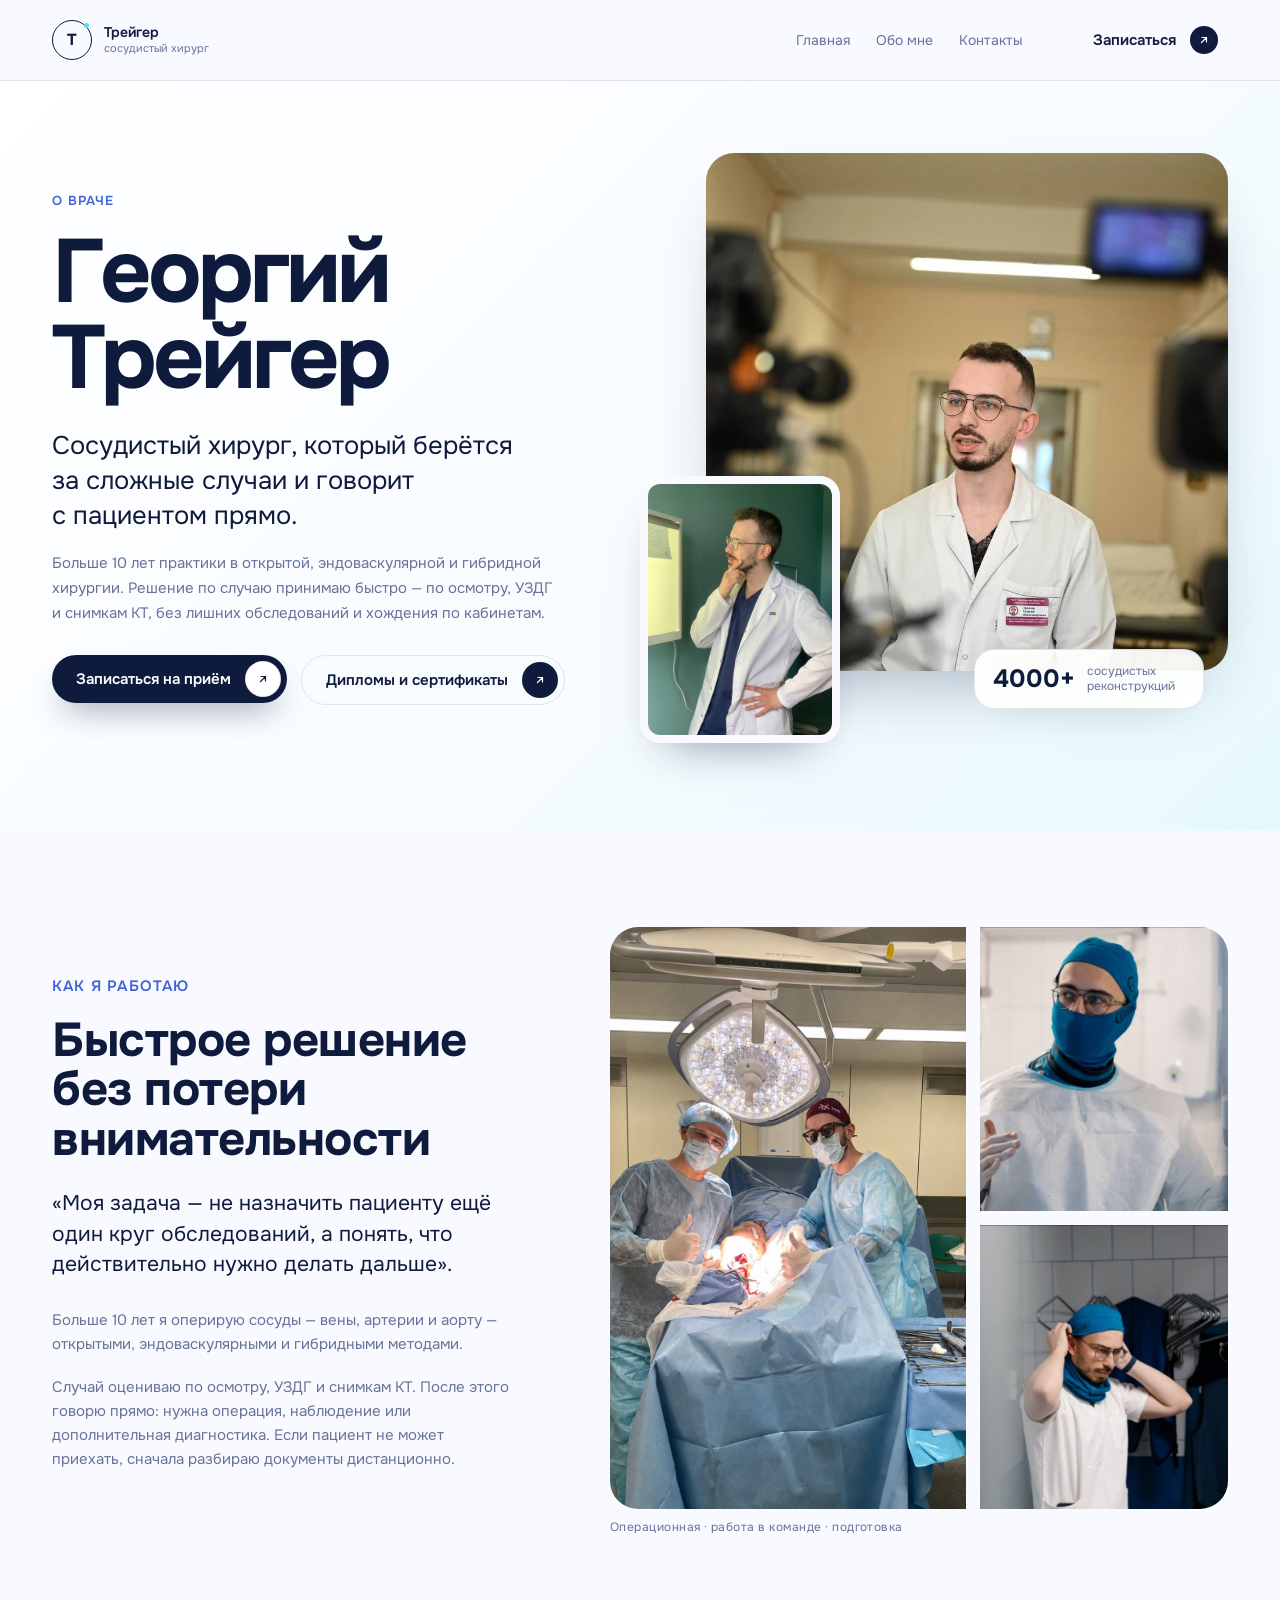
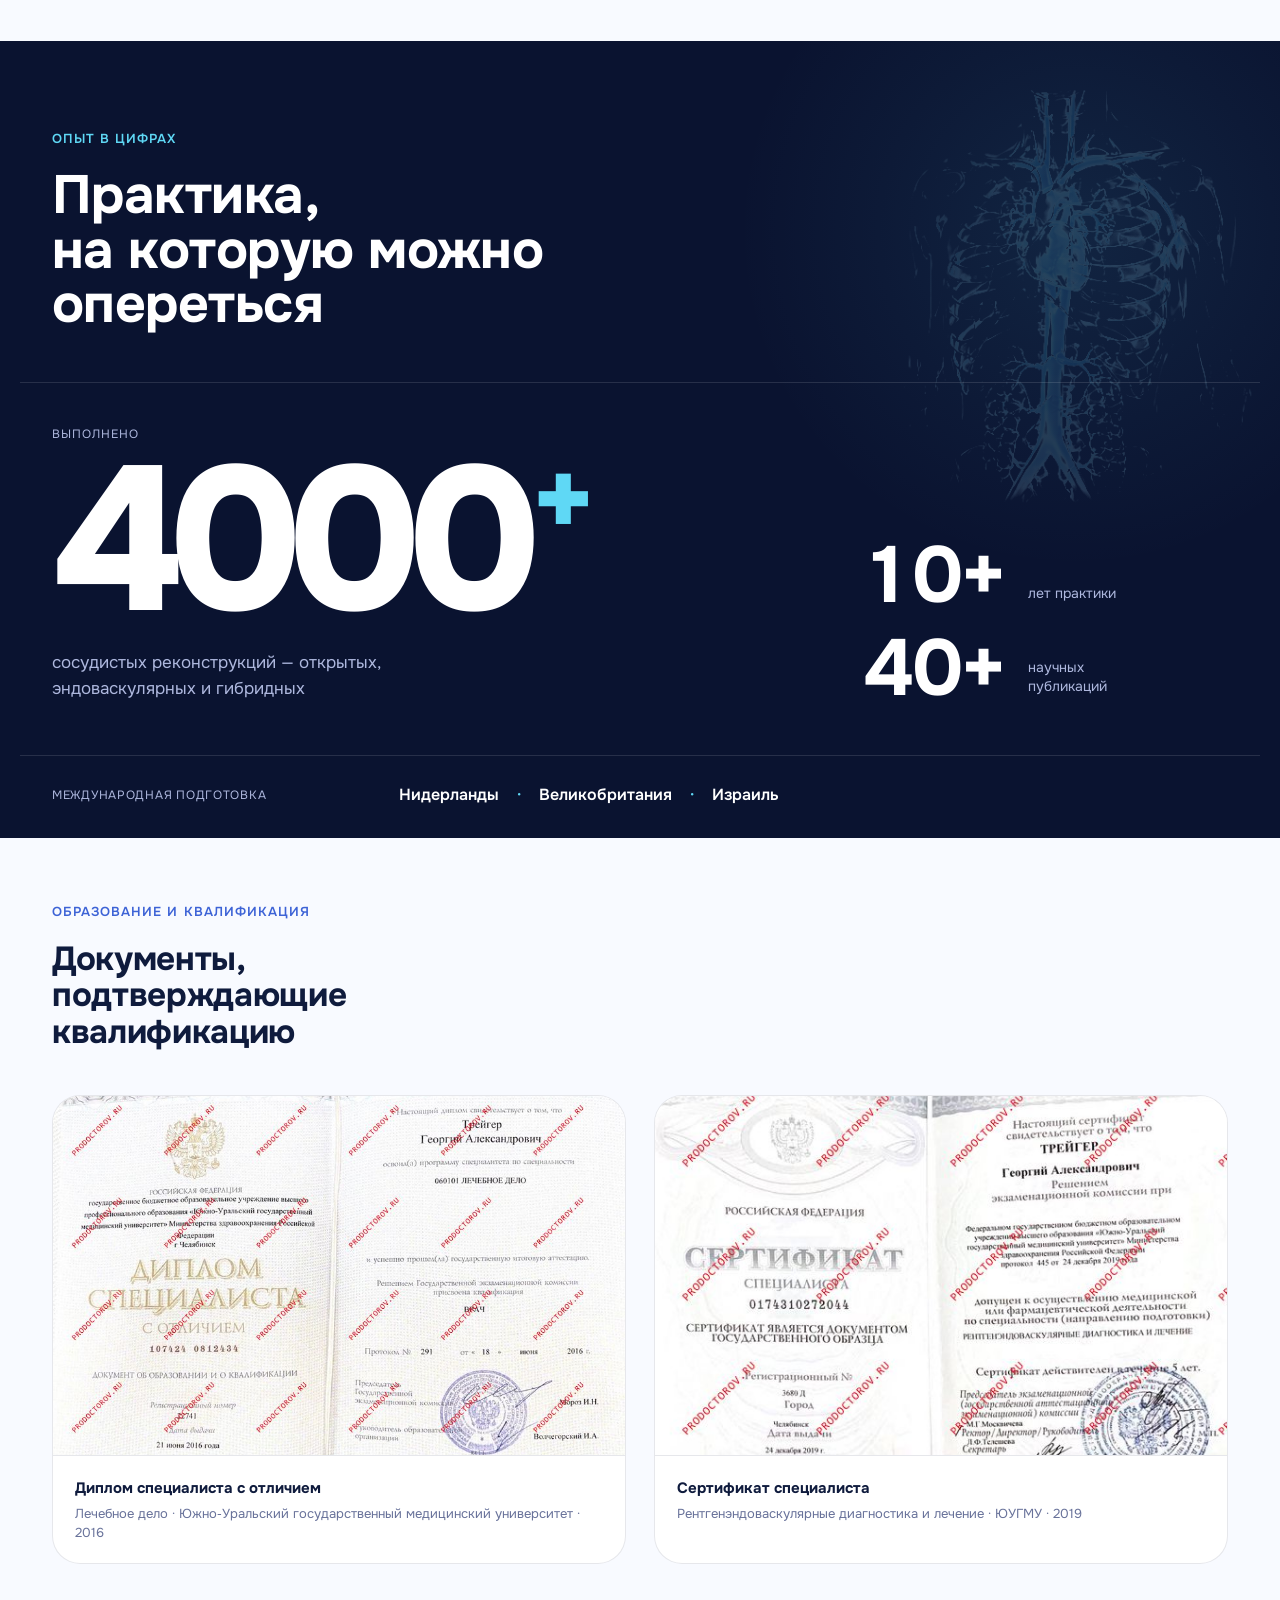
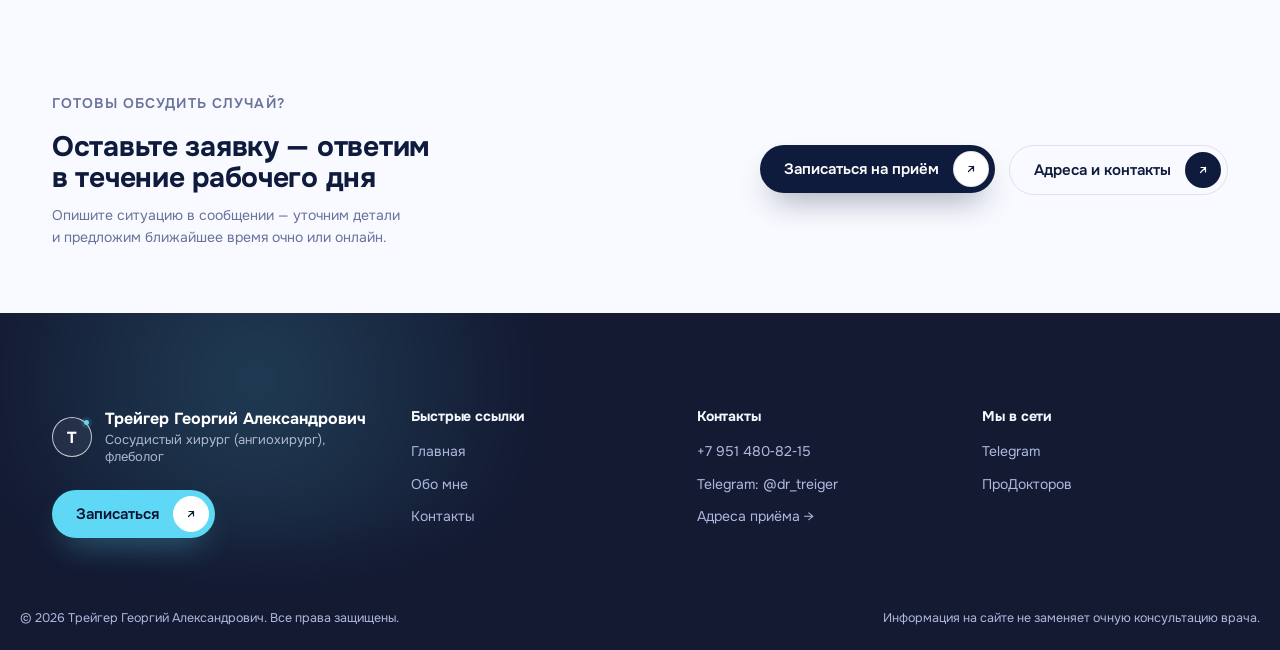
<file: about.html>
<!DOCTYPE html>
<html lang="ru">
<head>
<meta charset="UTF-8">
<meta name="viewport" content="width=device-width, initial-scale=1.0">
<title>Обо мне — Трейгер Георгий Александрович</title>
<meta name="description" content="Биография, опыт и квалификация сосудистого хирурга Георгия Александровича Трейгера: 10+ лет практики, 4000+ операций, дипломы и сертификаты.">
<link rel="preconnect" href="https://fonts.googleapis.com">
<link rel="preconnect" href="https://fonts.gstatic.com" crossorigin>
<link href="https://fonts.googleapis.com/css2?family=Onest:wght@400;500;600;700;800;900&display=swap" rel="stylesheet">
<link rel="stylesheet" href="css/styles.css?v=13">
</head>
<body>
<a class="skip-link" href="#main">Перейти к&nbsp;содержанию</a>

<header class="site-header" id="top">
  <div class="wrap header-row">
    <a class="brand" href="index.html">
      <span class="brand-mark" aria-hidden="true">Т</span>
      <span class="brand-text">Трейгер<br><small>сосудистый хирург</small></span>
    </a>
      <nav class="main-nav" aria-label="Основная навигация">
        <a href="index.html">Главная</a>
        <a href="about.html" aria-current="page">Обо мне</a>
        <a href="contacts.html">Контакты</a>
        <div class="nav-mobile-meta"><span>Сосудистая хирургия<br>Москва</span><span><a href="tel:+79514808215">+7 951 480‑82‑15</a><br><a href="https://t.me/dr_treiger" target="_blank" rel="noopener">Telegram</a></span></div>
    </nav>
    <div class="quickcontact header-cta" data-quickcontact>
      <button class="btn btn-pill btn-ghost quickcontact-toggle" type="button" data-quickcontact-toggle>
        <span>Записаться</span><span class="chevron" aria-hidden="true"><svg width="14" height="14" viewBox="0 0 24 24" fill="none" stroke="currentColor" stroke-width="2.4" stroke-linecap="round" stroke-linejoin="round"><path d="M7 17 17 7M8 7h9v9"/></svg></span>
      </button>
      <div class="quickcontact-menu" data-quickcontact-menu>
        <a href="https://t.me/dr_treiger" target="_blank" rel="noopener"><span class="qc-dot" aria-hidden="true"></span>Telegram</a>
        <a href="https://vk.ru/georgiy_treyger" target="_blank" rel="noopener"><span class="qc-dot" aria-hidden="true"></span>ВКонтакте</a>
        <a href="https://max.ru/u/f9LHodD0cOIRjJCtYWURJgfdxWX4_8mjYA-JLnPsSMN6KyoLeQfAIABuPjQ" target="_blank" rel="noopener"><span class="qc-dot" aria-hidden="true"></span>MAX</a>
        <a href="tel:+79514808215"><span class="qc-dot" aria-hidden="true"></span>+7 951 480‑82‑15</a>
      </div>
    </div>
    <button class="nav-toggle" aria-label="Открыть меню" aria-expanded="false">
      <span></span><span></span><span></span>
    </button>
  </div>
</header>

<main id="main">

  
  <section class="about-page-hero">
    <div class="wrap about-page-hero-grid">
      <div class="about-page-hero-copy">
        <p class="eyebrow reveal">О враче</p>
        <h1 class="reveal">Георгий<br>Трейгер</h1>
        <p class="about-page-lead reveal">Сосудистый хирург, который берётся за сложные случаи и&nbsp;говорит с&nbsp;пациентом прямо.</p>
        <p class="about-page-summary reveal">Больше 10 лет практики в&nbsp;открытой, эндоваскулярной и&nbsp;гибридной хирургии. Решение по&nbsp;случаю принимаю быстро — по&nbsp;осмотру, УЗДГ и&nbsp;снимкам КТ, без&nbsp;лишних обследований и&nbsp;хождения по&nbsp;кабинетам.</p>
        <div class="hero-actions reveal">
          <div class="quickcontact" data-quickcontact>
            <button class="btn btn-pill btn-solid quickcontact-toggle" type="button" data-quickcontact-toggle>
              <span>Записаться на&nbsp;приём</span><span class="chevron chevron-dark" aria-hidden="true"><svg width="14" height="14" viewBox="0 0 24 24" fill="none" stroke="currentColor" stroke-width="2.4" stroke-linecap="round" stroke-linejoin="round"><path d="M7 17 17 7M8 7h9v9"/></svg></span>
            </button>
            <div class="quickcontact-menu" data-quickcontact-menu>
              <a href="https://t.me/dr_treiger" target="_blank" rel="noopener"><span class="qc-dot" aria-hidden="true"></span>Telegram</a>
              <a href="https://vk.ru/georgiy_treyger" target="_blank" rel="noopener"><span class="qc-dot" aria-hidden="true"></span>ВКонтакте</a>
              <a href="https://max.ru/u/f9LHodD0cOIRjJCtYWURJgfdxWX4_8mjYA-JLnPsSMN6KyoLeQfAIABuPjQ" target="_blank" rel="noopener"><span class="qc-dot" aria-hidden="true"></span>MAX</a>
              <a href="tel:+79514808215"><span class="qc-dot" aria-hidden="true"></span>+7 951 480‑82‑15</a>
            </div>
          </div>
          <a class="btn btn-pill btn-ghost" href="#credentials">
            <span>Дипломы и&nbsp;сертификаты</span><span class="chevron" aria-hidden="true"><svg width="14" height="14" viewBox="0 0 24 24" fill="none" stroke="currentColor" stroke-width="2.4" stroke-linecap="round" stroke-linejoin="round"><path d="M7 17 17 7M8 7h9v9"/></svg></span>
          </a>
        </div>
      </div>
      <div class="about-page-visual reveal">
        <figure class="about-page-photo-main">
          <img src="assets/images/about/hero-interview.jpg" alt="Георгий Трейгер отвечает на вопросы журналистов" width="1280" height="853">
        </figure>
        <figure class="about-page-photo-secondary">
          <img src="assets/images/about/hero-reviewing-scan.jpg" alt="Георгий Трейгер изучает медицинский снимок" width="960" height="1280">
        </figure>
        <div class="about-page-proof" aria-label="Профессиональный опыт">
          <strong>4000+</strong>
          <span>сосудистых реконструкций</span>
        </div>
      </div>
    </div>
  </section>

  
  <section class="about work-story">
    <div class="wrap work-story-grid">
      <div class="about-copy work-story-copy reveal">
        <p class="eyebrow">Как я работаю</p>
        <h2>Быстрое решение без&nbsp;потери внимательности</h2>
        <p class="work-story-lead">«Моя задача — не&nbsp;назначить пациенту ещё один круг обследований, а&nbsp;понять, что действительно нужно делать дальше».</p>
        <p>Больше 10 лет я&nbsp;оперирую сосуды — вены, артерии и&nbsp;аорту — открытыми, эндоваскулярными и&nbsp;гибридными методами.</p>
        <p>Случай оцениваю по&nbsp;осмотру, УЗДГ и&nbsp;снимкам КТ. После этого говорю прямо: нужна операция, наблюдение или дополнительная диагностика. Если пациент не&nbsp;может приехать, сначала разбираю документы дистанционно.</p>
      </div>
      <div class="work-story-gallery reveal">
        <figure class="work-story-photo work-story-photo-main">
          <img src="assets/images/about/new/team-thumbs-up-enhanced.png" alt="Георгий Трейгер с коллегой после этапа операции" loading="lazy">
        </figure>
        <figure class="work-story-photo work-story-photo-top">
          <img src="assets/images/about/new/surgeon-or-light.jpg" alt="Георгий Трейгер во время работы в операционной" loading="lazy">
        </figure>
        <figure class="work-story-photo work-story-photo-bottom">
          <img src="assets/images/about/new/surgeon-preparing.jpg" alt="Георгий Трейгер готовится к операции" loading="lazy">
        </figure>
        <p class="work-story-caption">Операционная · работа в&nbsp;команде · подготовка</p>
      </div>
    </div>
  </section>

  
  <section class="credentials-stats experience-stage dark" id="experience">
    <div class="wrap experience-stage-head reveal">
      <p class="eyebrow">Опыт в&nbsp;цифрах</p>
      <h2>Практика, на&nbsp;которую можно опереться</h2>
    </div>
    <div class="wrap experience-stage-grid reveal">
      <div class="experience-stage-main">
        <span class="experience-stage-label">Выполнено</span>
        <strong>4000<span>+</span></strong>
        <p>сосудистых реконструкций — открытых, эндоваскулярных и&nbsp;гибридных</p>
      </div>
      <div class="experience-stage-side">
        <div class="experience-metric"><strong>10+</strong><span>лет практики</span></div>
        <div class="experience-metric"><strong>40+</strong><span>научных публикаций</span></div>
      </div>
    </div>
    <div class="wrap experience-stage-countries reveal">
      <span>Международная подготовка</span>
      <div class="experience-countries-list">
        <p>Нидерланды</p><p>Великобритания</p><p>Израиль</p>
      </div>
    </div>
  </section>

  
  <section class="credentials" id="credentials">
    <div class="wrap">
      <p class="eyebrow reveal">Образование и&nbsp;квалификация</p>
      <h2 class="reveal">Документы, подтверждающие квалификацию</h2>
    </div>
    <div class="wrap credentials-grid reveal">
      <figure class="credential-card">
        <img src="assets/images/diplom/diploma-specialist-2016.jpg" alt="Диплом специалиста с отличием, Южно-Уральский государственный медицинский университет, 2016" loading="lazy">
        <figcaption>
          <strong>Диплом специалиста с&nbsp;отличием</strong>
          <span>Лечебное дело · Южно‑Уральский государственный медицинский университет · 2016</span>
        </figcaption>
      </figure>
      <figure class="credential-card">
        <img src="assets/images/diplom/certificate-endovascular-2019.jpg" alt="Сертификат специалиста, рентгенэндоваскулярные диагностика и лечение, 2019" loading="lazy">
        <figcaption>
          <strong>Сертификат специалиста</strong>
          <span>Рентгенэндоваскулярные диагностика и&nbsp;лечение · ЮУГМУ · 2019</span>
        </figcaption>
      </figure>
    </div>
  </section>

  
  <section class="closing-cta">
    <div class="wrap closing-cta-grid reveal">
      <div>
        <p class="eyebrow">Готовы обсудить случай?</p>
        <h2>Оставьте заявку — ответим в&nbsp;течение рабочего дня</h2>
        <p>Опишите ситуацию в&nbsp;сообщении — уточним детали и&nbsp;предложим ближайшее время очно или онлайн.</p>
      </div>
      <div class="closing-cta-actions">
        <div class="quickcontact" data-quickcontact>
          <button class="btn btn-pill btn-solid quickcontact-toggle" type="button" data-quickcontact-toggle>
            <span>Записаться на&nbsp;приём</span><span class="chevron chevron-dark" aria-hidden="true"><svg width="14" height="14" viewBox="0 0 24 24" fill="none" stroke="currentColor" stroke-width="2.4" stroke-linecap="round" stroke-linejoin="round"><path d="M7 17 17 7M8 7h9v9"/></svg></span>
          </button>
          <div class="quickcontact-menu" data-quickcontact-menu>
            <a href="https://t.me/dr_treiger" target="_blank" rel="noopener"><span class="qc-dot" aria-hidden="true"></span>Telegram</a>
            <a href="https://vk.ru/georgiy_treyger" target="_blank" rel="noopener"><span class="qc-dot" aria-hidden="true"></span>ВКонтакте</a>
            <a href="https://max.ru/u/f9LHodD0cOIRjJCtYWURJgfdxWX4_8mjYA-JLnPsSMN6KyoLeQfAIABuPjQ" target="_blank" rel="noopener"><span class="qc-dot" aria-hidden="true"></span>MAX</a>
            <a href="tel:+79514808215"><span class="qc-dot" aria-hidden="true"></span>+7 951 480‑82‑15</a>
          </div>
        </div>
        <a class="btn btn-pill btn-ghost" href="contacts.html">
          <span>Адреса и&nbsp;контакты</span><span class="chevron" aria-hidden="true"><svg width="14" height="14" viewBox="0 0 24 24" fill="none" stroke="currentColor" stroke-width="2.4" stroke-linecap="round" stroke-linejoin="round"><path d="M7 17 17 7M8 7h9v9"/></svg></span>
        </a>
      </div>
    </div>
  </section>

</main>

<footer class="site-footer dark">
  <div class="footer-glow" aria-hidden="true"></div>
  <div class="wrap footer-grid">
    <div class="footer-brand">
      <div class="footer-brand-lockup">
        <span class="brand-mark" aria-hidden="true">Т</span>
        <div><p class="footer-brand-name">Трейгер Георгий Александрович</p><p class="footer-brand-role">Сосудистый хирург (ангиохирург), флеболог</p></div>
      </div>
      <a class="btn btn-pill btn-solid" href="index.html#booking">
        <span>Записаться</span><span class="chevron chevron-dark" aria-hidden="true"><svg width="14" height="14" viewBox="0 0 24 24" fill="none" stroke="currentColor" stroke-width="2.4" stroke-linecap="round" stroke-linejoin="round"><path d="M7 17 17 7M8 7h9v9"/></svg></span>
      </a>
    </div>
    <div class="footer-col">
      <h3>Быстрые ссылки</h3>
      <a href="index.html">Главная</a>
      <a href="about.html">Обо мне</a>
      <a href="contacts.html">Контакты</a>
    </div>
    <div class="footer-col">
      <h3>Контакты</h3>
      <a href="tel:+79514808215">+7 951 480‑82‑15</a>
      <a href="https://t.me/dr_treiger" target="_blank" rel="noopener">Telegram: @dr_treiger</a>
      <a href="contacts.html">Адреса приёма →</a>
    </div>
    <div class="footer-col">
      <h3>Мы в&nbsp;сети</h3>
      <a href="https://t.me/dr_treiger" target="_blank" rel="noopener">Telegram</a>
      <a href="https://prodoctorov.ru" target="_blank" rel="noopener">ПроДокторов</a>
    </div>
  </div>
  <div class="wrap footer-bottom">
    <p>© 2026 Трейгер Георгий Александрович. Все права защищены.</p>
    <p>Информация на&nbsp;сайте не&nbsp;заменяет очную консультацию врача.</p>
  </div>
</footer>

<script src="js/main.js?v=2"></script>
</body>
</html>
</file>
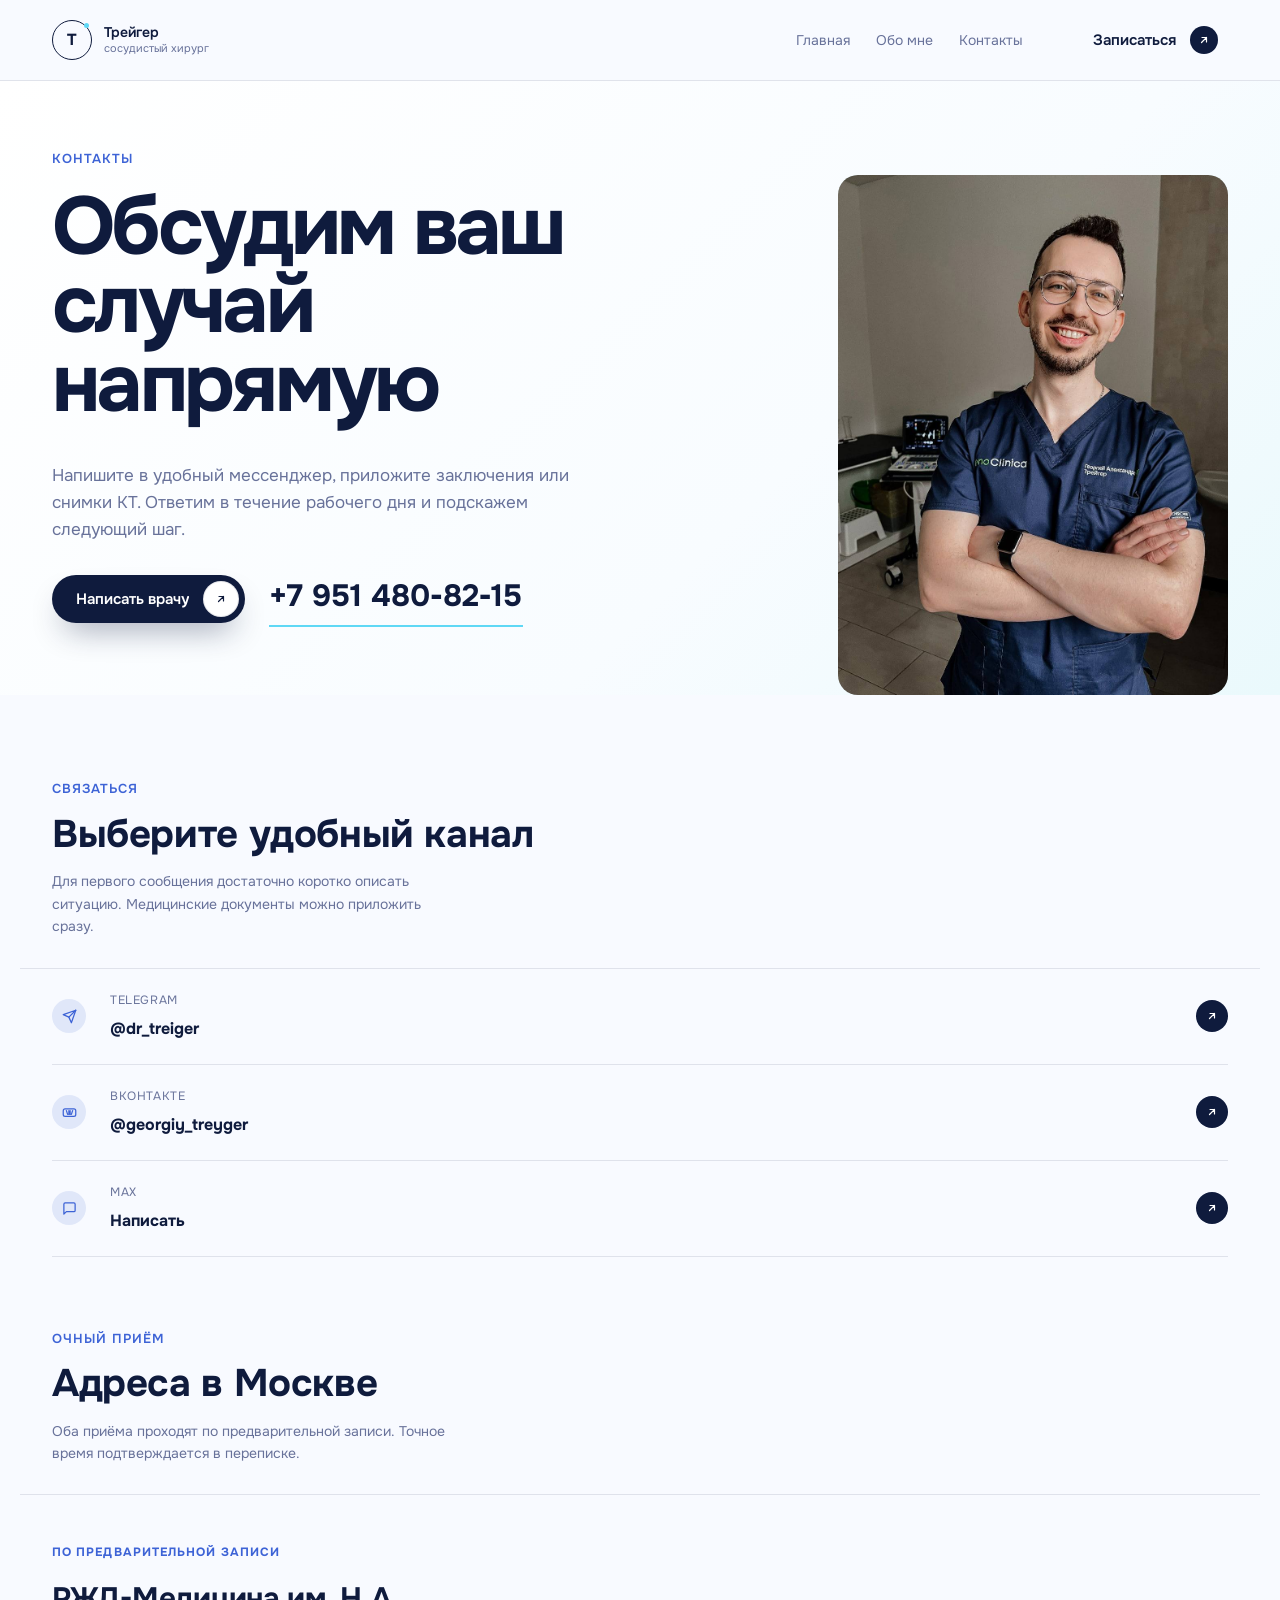
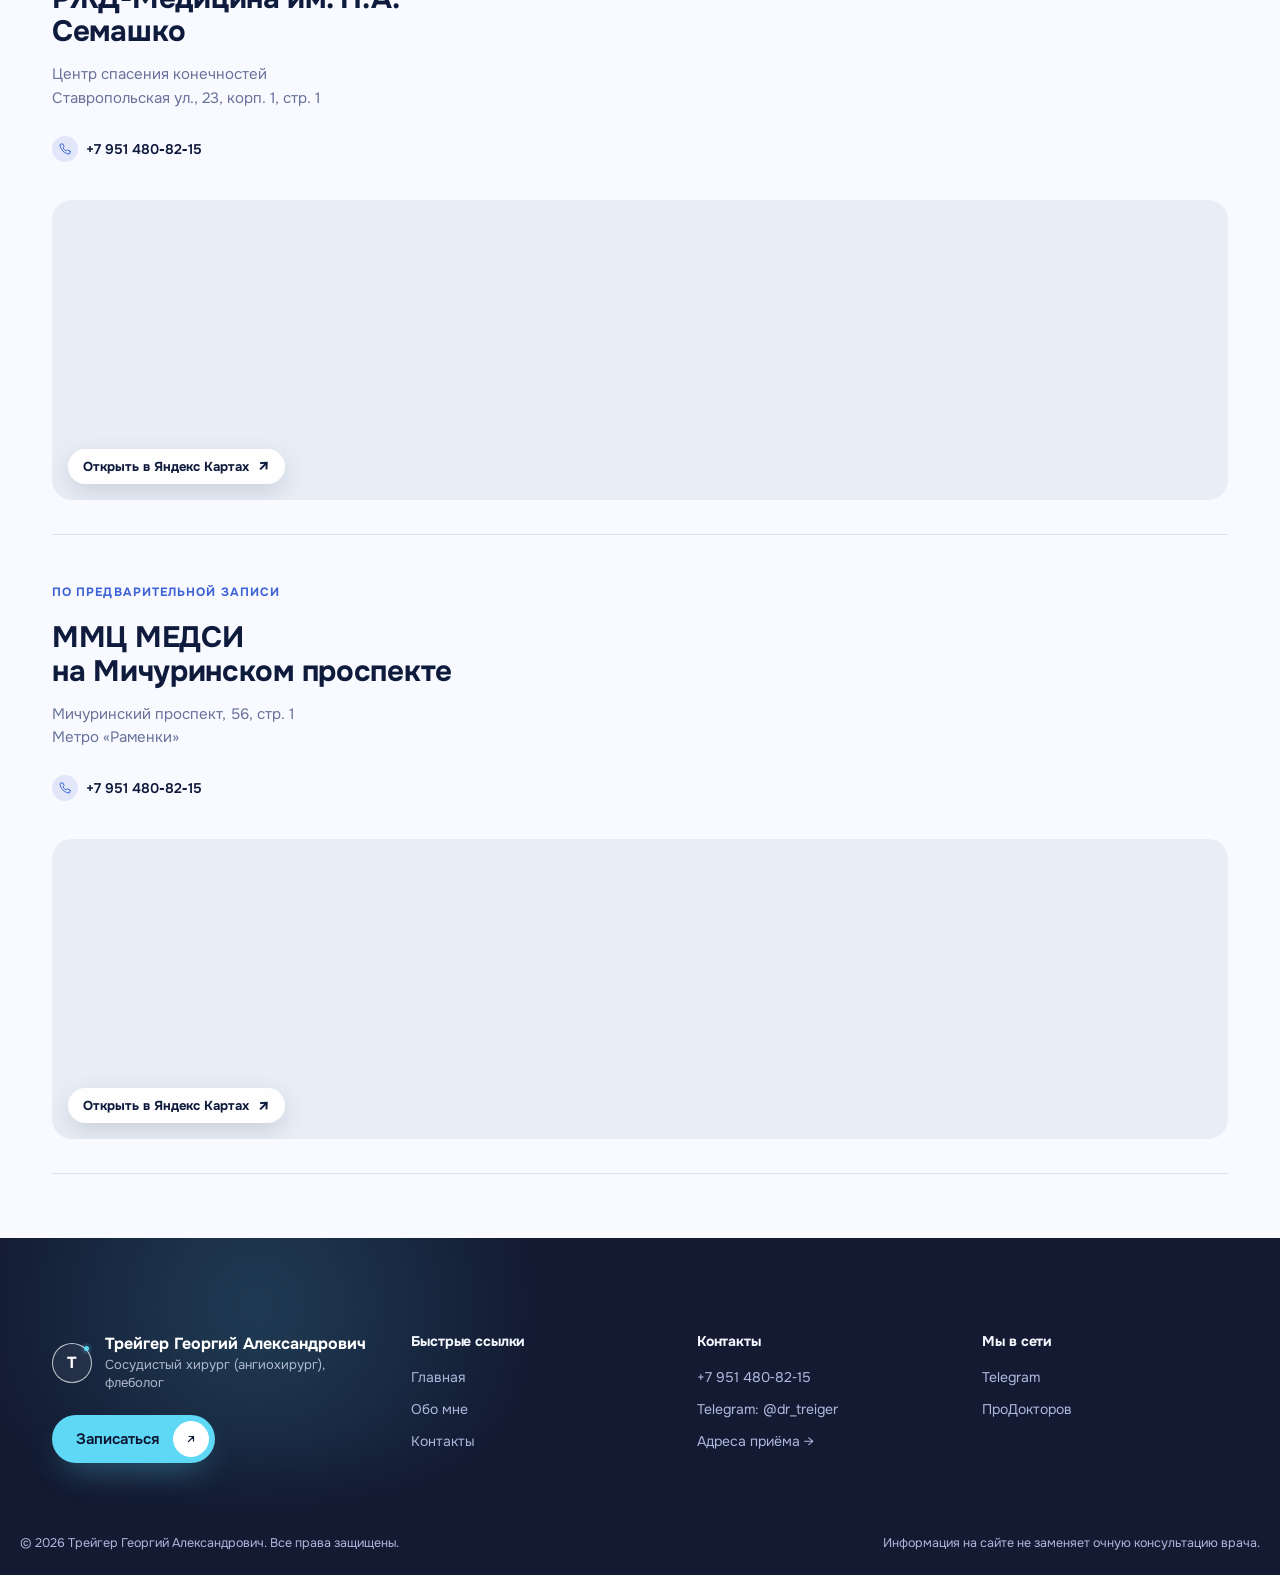
<file: contacts.html>
<!DOCTYPE html>
<html lang="ru">
<head>
<meta charset="UTF-8">
<meta name="viewport" content="width=device-width, initial-scale=1.0">
<title>Контакты — Трейгер Георгий Александрович</title>
<meta name="description" content="Адреса приёма, телефон и мессенджеры Георгия Александровича Трейгера — сосудистого хирурга и флеболога в Москве.">
<link rel="preconnect" href="https://fonts.googleapis.com">
<link rel="preconnect" href="https://fonts.gstatic.com" crossorigin>
<link href="https://fonts.googleapis.com/css2?family=Onest:wght@400;500;600;700;800;900&display=swap" rel="stylesheet">
<link rel="stylesheet" href="css/styles.css?v=13">
</head>
<body>
<a class="skip-link" href="#main">Перейти к&nbsp;содержанию</a>

<header class="site-header" id="top">
  <div class="wrap header-row">
    <a class="brand" href="index.html">
      <span class="brand-mark" aria-hidden="true">Т</span>
      <span class="brand-text">Трейгер<br><small>сосудистый хирург</small></span>
    </a>
      <nav class="main-nav" aria-label="Основная навигация">
        <a href="index.html">Главная</a>
        <a href="about.html">Обо мне</a>
        <a href="contacts.html" aria-current="page">Контакты</a>
        <div class="nav-mobile-meta"><span>Сосудистая хирургия<br>Москва</span><span><a href="tel:+79514808215">+7 951 480‑82‑15</a><br><a href="https://t.me/dr_treiger" target="_blank" rel="noopener">Telegram</a></span></div>
    </nav>
    <div class="quickcontact header-cta" data-quickcontact>
      <button class="btn btn-pill btn-ghost quickcontact-toggle" type="button" data-quickcontact-toggle>
        <span>Записаться</span><span class="chevron" aria-hidden="true"><svg width="14" height="14" viewBox="0 0 24 24" fill="none" stroke="currentColor" stroke-width="2.4" stroke-linecap="round" stroke-linejoin="round"><path d="M7 17 17 7M8 7h9v9"/></svg></span>
      </button>
      <div class="quickcontact-menu" data-quickcontact-menu>
        <a href="https://t.me/dr_treiger" target="_blank" rel="noopener"><span class="qc-dot" aria-hidden="true"></span>Telegram</a>
        <a href="https://vk.ru/georgiy_treyger" target="_blank" rel="noopener"><span class="qc-dot" aria-hidden="true"></span>ВКонтакте</a>
        <a href="https://max.ru/u/f9LHodD0cOIRjJCtYWURJgfdxWX4_8mjYA-JLnPsSMN6KyoLeQfAIABuPjQ" target="_blank" rel="noopener"><span class="qc-dot" aria-hidden="true"></span>MAX</a>
        <a href="tel:+79514808215"><span class="qc-dot" aria-hidden="true"></span>+7 951 480‑82‑15</a>
      </div>
    </div>
    <button class="nav-toggle" aria-label="Открыть меню" aria-expanded="false">
      <span></span><span></span><span></span>
    </button>
  </div>
</header>

<main id="main">
  <section class="contacts-page-hero">
    <div class="wrap contacts-page-hero-grid">
      <div>
        <p class="eyebrow reveal">Контакты</p>
        <h1 class="reveal">Обсудим ваш случай напрямую</h1>
        <p class="contacts-page-lead reveal">Напишите в&nbsp;удобный мессенджер, приложите заключения или снимки КТ. Ответим в&nbsp;течение рабочего дня и&nbsp;подскажем следующий шаг.</p>
        <div class="contacts-hero-actions reveal">
          <a class="btn btn-pill btn-solid" href="https://t.me/dr_treiger" target="_blank" rel="noopener">
            <span>Написать врачу</span><span class="chevron chevron-dark" aria-hidden="true"><svg width="14" height="14" viewBox="0 0 24 24" fill="none" stroke="currentColor" stroke-width="2.4" stroke-linecap="round" stroke-linejoin="round"><path d="M7 17 17 7M8 7h9v9"/></svg></span>
          </a>
          <a class="contacts-page-phone" href="tel:+79514808215">+7 951 480‑82‑15</a>
        </div>
      </div>
      <div class="contacts-page-portrait reveal" aria-hidden="true">
        <img src="assets/images/about/contacts-friendly.jpg" alt="">
      </div>
    </div>
  </section>

  <section class="contact">
    <div class="wrap contact-section-head reveal">
      <p class="eyebrow">Связаться</p>
      <h2>Выберите удобный канал</h2>
      <p>Для первого сообщения достаточно коротко описать ситуацию. Медицинские документы можно приложить сразу.</p>
    </div>
    <div class="wrap contact-channels contact-channels-primary reveal">
      <a class="channel-card" href="https://t.me/dr_treiger" target="_blank" rel="noopener">
        <span class="channel-icon" aria-hidden="true"><svg viewBox="0 0 24 24" fill="none" stroke="currentColor" stroke-width="2" stroke-linecap="round" stroke-linejoin="round"><path d="M22 2 11 13"/><path d="M22 2 15 22l-4-9-9-4 20-7Z"/></svg></span>
        <span class="channel-label">Telegram</span><strong>@dr_treiger</strong><span class="chevron" aria-hidden="true"><svg width="14" height="14" viewBox="0 0 24 24" fill="none" stroke="currentColor" stroke-width="2.4" stroke-linecap="round" stroke-linejoin="round"><path d="M7 17 17 7M8 7h9v9"/></svg></span>
      </a>
      <a class="channel-card" href="https://vk.ru/georgiy_treyger" target="_blank" rel="noopener">
        <span class="channel-icon" aria-hidden="true"><svg viewBox="0 0 24 24" fill="none" stroke="currentColor" stroke-width="2" stroke-linecap="round" stroke-linejoin="round"><rect x="2" y="6" width="20" height="12" rx="3"/><path d="M7 9l2 6M17 9l-2 6M11 9v6M13 9v6"/></svg></span>
        <span class="channel-label">ВКонтакте</span><strong>@georgiy_treyger</strong><span class="chevron" aria-hidden="true"><svg width="14" height="14" viewBox="0 0 24 24" fill="none" stroke="currentColor" stroke-width="2.4" stroke-linecap="round" stroke-linejoin="round"><path d="M7 17 17 7M8 7h9v9"/></svg></span>
      </a>
      <a class="channel-card" href="https://max.ru/u/f9LHodD0cOIRjJCtYWURJgfdxWX4_8mjYA-JLnPsSMN6KyoLeQfAIABuPjQ" target="_blank" rel="noopener">
        <span class="channel-icon" aria-hidden="true"><svg viewBox="0 0 24 24" fill="none" stroke="currentColor" stroke-width="2" stroke-linecap="round" stroke-linejoin="round"><path d="M21 15a2 2 0 0 1-2 2H7l-4 4V5a2 2 0 0 1 2-2h14a2 2 0 0 1 2 2z"/></svg></span>
        <span class="channel-label">MAX</span><strong>Написать</strong><span class="chevron" aria-hidden="true"><svg width="14" height="14" viewBox="0 0 24 24" fill="none" stroke="currentColor" stroke-width="2.4" stroke-linecap="round" stroke-linejoin="round"><path d="M7 17 17 7M8 7h9v9"/></svg></span>
      </a>
    </div>

    <div class="wrap contact-section-head contact-section-head-locations reveal">
      <p class="eyebrow">Очный приём</p>
      <h2>Адреса в&nbsp;Москве</h2>
      <p>Оба приёма проходят по&nbsp;предварительной записи. Точное время подтверждается в&nbsp;переписке.</p>
    </div>
    <div class="wrap contact-locations reveal">
      <article class="location-card location-card-map">
        <div class="location-copy">
          <span class="location-badge">По предварительной записи</span>
          <h2>РЖД‑Медицина им. Н.А. Семашко</h2>
          <p class="location-address">Центр спасения конечностей<br>Ставропольская ул., 23, корп. 1, стр. 1</p>
          <a class="location-phone" href="tel:+79514808215">
            <span class="location-phone-icon" aria-hidden="true"><svg viewBox="0 0 24 24" fill="none" stroke="currentColor" stroke-width="2" stroke-linecap="round" stroke-linejoin="round"><path d="M22 16.92v3a2 2 0 0 1-2.18 2 19.79 19.79 0 0 1-8.63-3.07 19.5 19.5 0 0 1-6-6 19.79 19.79 0 0 1-3.07-8.67A2 2 0 0 1 4.11 2h3a2 2 0 0 1 2 1.72c.127.96.362 1.903.7 2.81a2 2 0 0 1-.45 2.11L8.09 9.91a16 16 0 0 0 6 6l1.27-1.27a2 2 0 0 1 2.11-.45c.907.338 1.85.573 2.81.7A2 2 0 0 1 22 16.92z"/></svg></span>
            +7 951 480‑82‑15
          </a>
        </div>
        <div class="map-embed">
          <iframe src="https://yandex.ru/map-widget/v1/?ll=37.76188%2C55.68188&amp;z=15&amp;pt=37.76188%2C55.68188%2Cpm2rdm" loading="lazy" title="Карта: РЖД-Медицина им. Н.А. Семашко"></iframe>
          <a class="map-route-link" href="https://yandex.ru/maps/?ll=37.76188%2C55.68188&amp;z=16&amp;pt=37.76188%2C55.68188%2Cpm2rdm" target="_blank" rel="noopener">Открыть в Яндекс Картах <span aria-hidden="true">↗</span></a>
        </div>
      </article>
      <article class="location-card location-card-map">
        <div class="location-copy">
          <span class="location-badge">По предварительной записи</span>
          <h2>ММЦ МЕДСИ на&nbsp;Мичуринском проспекте</h2>
          <p class="location-address">Мичуринский проспект, 56, стр. 1<br>Метро «Раменки»</p>
          <a class="location-phone" href="tel:+79514808215">
            <span class="location-phone-icon" aria-hidden="true"><svg viewBox="0 0 24 24" fill="none" stroke="currentColor" stroke-width="2" stroke-linecap="round" stroke-linejoin="round"><path d="M22 16.92v3a2 2 0 0 1-2.18 2 19.79 19.79 0 0 1-8.63-3.07 19.5 19.5 0 0 1-6-6 19.79 19.79 0 0 1-3.07-8.67A2 2 0 0 1 4.11 2h3a2 2 0 0 1 2 1.72c.127.96.362 1.903.7 2.81a2 2 0 0 1-.45 2.11L8.09 9.91a16 16 0 0 0 6 6l1.27-1.27a2 2 0 0 1 2.11-.45c.907.338 1.85.573 2.81.7A2 2 0 0 1 22 16.92z"/></svg></span>
            +7 951 480‑82‑15
          </a>
        </div>
        <div class="map-embed">
          <iframe src="https://yandex.ru/map-widget/v1/?ll=37.486933%2C55.696573&amp;z=15&amp;pt=37.486933%2C55.696573%2Cpm2rdm" loading="lazy" title="Карта: ММЦ МЕДСИ на Мичуринском проспекте"></iframe>
          <a class="map-route-link" href="https://yandex.ru/maps/?ll=37.486933%2C55.696573&amp;z=16&amp;pt=37.486933%2C55.696573%2Cpm2rdm" target="_blank" rel="noopener">Открыть в Яндекс Картах <span aria-hidden="true">↗</span></a>
        </div>
      </article>
    </div>
  </section>
</main>

<footer class="site-footer dark">
  <div class="footer-glow" aria-hidden="true"></div>
  <div class="wrap footer-grid">
    <div class="footer-brand">
      <div class="footer-brand-lockup">
        <span class="brand-mark" aria-hidden="true">Т</span>
        <div><p class="footer-brand-name">Трейгер Георгий Александрович</p><p class="footer-brand-role">Сосудистый хирург (ангиохирург), флеболог</p></div>
      </div>
      <a class="btn btn-pill btn-solid" href="index.html#booking">
        <span>Записаться</span><span class="chevron chevron-dark" aria-hidden="true"><svg width="14" height="14" viewBox="0 0 24 24" fill="none" stroke="currentColor" stroke-width="2.4" stroke-linecap="round" stroke-linejoin="round"><path d="M7 17 17 7M8 7h9v9"/></svg></span>
      </a>
    </div>
    <div class="footer-col">
      <h3>Быстрые ссылки</h3>
      <a href="index.html">Главная</a>
      <a href="about.html">Обо мне</a>
      <a href="contacts.html">Контакты</a>
    </div>
    <div class="footer-col">
      <h3>Контакты</h3>
      <a href="tel:+79514808215">+7 951 480‑82‑15</a>
      <a href="https://t.me/dr_treiger" target="_blank" rel="noopener">Telegram: @dr_treiger</a>
      <a href="contacts.html">Адреса приёма →</a>
    </div>
    <div class="footer-col">
      <h3>Мы в&nbsp;сети</h3>
      <a href="https://t.me/dr_treiger" target="_blank" rel="noopener">Telegram</a>
      <a href="https://prodoctorov.ru" target="_blank" rel="noopener">ПроДокторов</a>
    </div>
  </div>
  <div class="wrap footer-bottom">
    <p>© 2026 Трейгер Георгий Александрович. Все права защищены.</p>
    <p>Информация на&nbsp;сайте не&nbsp;заменяет очную консультацию врача.</p>
  </div>
</footer>

<script src="js/main.js?v=2"></script>
</body>
</html>
</file>
<file: css/styles.css>
:root{
  --bg:#F8FAFF;
  --bg-deep:#EBF0FB;
  --navy:#0F1B3D;
  --navy-deep:#0A1330;
  --blue:#3D63D6;
  --cyan:#5FD8F5;
  --cyan-soft:#BFEFFB;
  --panel:#FFFFFF;
  --panel-tint:#F0F4FF;
  --panel-border:rgba(15,27,61,0.10);
  --ink:#0F1B3D;
  --ink-muted:#68729A;
  --ink-faint:var(--ink-muted);
  --accent:var(--blue);
  --accent-2:var(--cyan);
  --accent-ink:var(--blue);
  --cta:var(--navy);
  --cta-deep:#182A5C;
  --cta-ink:#FFFFFF;
  --line:rgba(15,27,61,0.10);
  --radius-sm:12px;
  --radius-md:20px;
  --radius-lg:28px;
  --container:1240px;
  --font-display:'Onest',system-ui,sans-serif;
  --font-body:'Onest',system-ui,sans-serif;
}

*{box-sizing:border-box;margin:0;padding:0;}
html{scroll-behavior:smooth;max-width:100%;overflow-x:clip;background:var(--bg);}
body{
  max-width:100%;
  background:var(--bg);
  color:var(--ink);
  font-family:var(--font-body);
  font-size:16px;
  line-height:1.6;
  -webkit-font-smoothing:antialiased;
  overflow-x:clip;
}
img,video,iframe{max-width:100%;}
img{max-width:100%;display:block;}
a{color:inherit;text-decoration:none;}
ul,ol{list-style:none;}
.wrap{max-width:var(--container);margin:0 auto;padding:0 32px;}
h1,h2,h3{font-family:var(--font-display);font-weight:700;letter-spacing:-0.01em;line-height:1.1;}
.skip-link{position:absolute;left:-999px;top:0;background:var(--cta);color:#fff;padding:12px 20px;z-index:999;}
.skip-link:focus{left:16px;top:16px;}


.dark{background:rgba(10,17,42,0.96);color:#F5F8FF;}
.dark{--ink:#F5F8FF;--ink-muted:#AEB8DE;--ink-faint:var(--ink-muted);--panel:#16224A;--line:rgba(255,255,255,0.12);--panel-tint:#141F44;}


.reveal{opacity:0;filter:blur(2px);transform:translateY(12px);transition:opacity .5s ease,filter .5s ease,transform .5s ease;}
.reveal.is-visible{opacity:1;filter:blur(0);transform:translateY(0);}


.reveal.char-parent{opacity:1;filter:none;transform:none;}
.word{display:inline-block;}
.char{display:inline-block;opacity:0;filter:blur(3px) brightness(.72);transition:opacity .3s ease,filter .3s ease;white-space:pre;}
.char-parent.is-visible .char{opacity:1;filter:blur(0) brightness(1);}


.btn{display:inline-flex;align-items:center;gap:14px;font-family:var(--font-body);font-weight:600;font-size:15px;padding:6px 6px 6px 24px;border-radius:999px;white-space:nowrap;border:none;cursor:pointer;transition:transform .25s cubic-bezier(.16,1,.3,1);}
.btn:hover{transform:translateY(-2px);}
.btn-small{padding:4px 4px 4px 18px;font-size:14px;}
.btn-ghost{background:transparent;border:1.5px solid var(--line);color:var(--ink);}
.btn-ghost:hover{border-color:var(--cyan);color:var(--navy);}
.btn-solid{background:var(--navy);color:var(--cta-ink);box-shadow:0 16px 32px -12px rgba(15,27,61,0.45);}

.chevron{display:inline-flex;align-items:center;justify-content:center;width:36px;height:36px;border-radius:50%;background:var(--navy);color:#fff;border:1px solid var(--line);font-size:18px;transition:transform .25s cubic-bezier(.16,1,.3,1),background .25s ease;}
.chevron svg{width:12px;height:12px;}
.btn-small .chevron{width:30px;height:30px;font-size:15px;}
.btn-small .chevron svg{width:10px;height:10px;}
.chevron-dark{background:#fff;color:var(--navy);}
.btn:hover .chevron{transform:translate(3px,-3px);background:var(--navy);border-color:transparent;}
.btn.btn-ghost:hover .chevron{background:var(--cyan);border-color:var(--cyan);color:var(--navy);}
.btn-solid:hover{background:#182A5C;}
.btn-solid:hover .chevron-dark{background:#fff;border-color:#fff;color:var(--navy);}

.dark .btn-outline{border-color:rgba(255,255,255,0.28);color:#fff;}
.dark .btn-outline:hover{border-color:var(--cyan);color:var(--cyan);}
.dark .btn-solid{background:var(--cyan);color:var(--navy-deep);box-shadow:0 16px 32px -12px rgba(95,216,245,0.4);}
.dark .btn-solid:hover{background:#7FE3F8;}
.btn-label{display:inline-flex;height:1.2em;line-height:1.2;vertical-align:top;}
.btn-char{overflow:hidden;height:1.2em;display:inline-block;}
.btn-char-inner{display:flex;flex-direction:column;transition:transform .5s cubic-bezier(.65,0,.35,1);}
.btn-char-line{height:1.2em;line-height:1.2;display:block;white-space:pre;}
.btn:hover .btn-char-inner{transform:translateY(-1.2em);}


.site-header{position:sticky;top:0;z-index:100;background:#F8FAFF;border-bottom:1px solid var(--line);}
.header-row{display:flex;align-items:center;gap:28px;padding:16px 32px;}
.brand{display:flex;align-items:center;gap:12px;margin-right:auto;}
.brand-mark{position:relative;display:inline-flex;align-items:center;justify-content:center;width:40px;height:40px;border-radius:50%;border:1.5px solid var(--navy);background:none;color:var(--navy);font-family:var(--font-display);font-weight:700;font-size:16px;}
.brand-mark::after{content:'';position:absolute;top:2px;right:2px;width:5px;height:5px;border-radius:50%;background:var(--cyan);}
.brand-text{font-size:14px;font-weight:600;line-height:1.25;}
.brand-text small{display:block;font-weight:400;color:var(--ink-muted);font-size:11px;}
.main-nav{display:flex;gap:26px;font-size:14px;color:var(--ink-muted);}
.main-nav a:hover{color:var(--ink);}
.nav-mobile-meta{display:none;}
.header-cta{font-size:13px;padding:4px 4px 4px 18px;}
.header-cta .chevron{width:28px;height:28px;font-size:14px;}
.nav-toggle{display:none;}


.quickcontact{position:relative;}
.quickcontact-toggle{cursor:pointer;border:none;}
.quickcontact-menu{position:absolute;top:calc(100% + 10px);left:0;min-width:230px;background:var(--bg);border:1px solid var(--panel-border);border-radius:var(--radius-md);padding:8px;box-shadow:0 20px 40px rgba(20,40,90,0.16);display:flex;flex-direction:column;gap:2px;opacity:0;visibility:hidden;transform:translateY(-6px);transition:opacity .2s ease,transform .2s ease,visibility .2s;z-index:50;}
.quickcontact.is-open .quickcontact-menu{opacity:1;visibility:visible;transform:translateY(0);}
.quickcontact-menu a{display:flex;align-items:center;gap:10px;padding:10px 12px;border-radius:var(--radius-sm);font-size:14px;color:var(--ink);}
.quickcontact-menu a:hover{background:var(--panel);}
.qc-dot{width:6px;height:6px;border-radius:50%;background:var(--accent);flex-shrink:0;}
.qc-close{align-self:flex-end;width:24px;height:24px;display:flex;align-items:center;justify-content:center;border:none;background:transparent;color:var(--ink-faint);font-size:16px;line-height:1;cursor:pointer;border-radius:50%;margin-bottom:2px;}
.qc-close:hover{background:var(--panel);color:var(--ink);}
.quickcontact-menu .qc-soon{display:flex;align-items:center;gap:10px;padding:10px 12px;border-radius:var(--radius-sm);font-size:14px;color:var(--ink-faint);cursor:default;}
.qc-soon .qc-dot{background:var(--ink-faint);}
.qc-soon-badge{margin-left:auto;font-style:normal;font-size:11px;font-weight:600;color:var(--ink-faint);background:var(--bg);border:1px solid var(--panel-border);border-radius:999px;padding:2px 9px;}
.header-cta.quickcontact .quickcontact-menu{left:auto;right:0;}


.trust-badge{display:flex;align-items:center;gap:12px;}
.trust-star{color:#F2A93B;font-size:20px;line-height:1;}
.trust-avatars{display:flex;align-items:center;}
.trust-avatar{width:34px;height:34px;border-radius:50%;background:var(--tc,var(--accent));border:2px solid var(--bg);margin-left:-10px;}
.trust-avatars .trust-avatar:first-child{margin-left:0;}
.trust-avatar-more{display:flex;align-items:center;justify-content:center;background:var(--cta);color:var(--cta-ink);font-size:11px;font-weight:700;font-family:var(--font-display);}
.trust-text{font-size:13px;color:var(--ink-muted);white-space:nowrap;}
.trust-text strong{color:var(--ink);font-family:var(--font-display);}



.hero{position:relative;padding:64px 0 0;overflow:hidden;
  background:
    radial-gradient(ellipse 60% 140% at 62% 40%, rgba(191,239,251,0.9) 0%, rgba(191,239,251,0.45) 30%, rgba(191,239,251,0.1) 50%, transparent 68%),
    linear-gradient(112deg, #ffffff 0%, #f8fcff 34%, #dff9fc 52%, #3a4d94 76%, #253163 90%, #141d3f 100%);
}
.hero-glow{display:none;} 
.hero-grid{position:relative;display:grid;grid-template-columns:1.05fr 0.95fr;gap:48px;align-items:center;}
.eyebrow{font-size:13px;font-weight:600;letter-spacing:0.08em;text-transform:uppercase;color:var(--accent-ink);margin-bottom:18px;}
.hero-copy h1{font-size:clamp(2.1rem,4vw,3.4rem);margin-bottom:22px;}
.accent-word{color:var(--cta);}
.hero-sub{font-size:17px;color:var(--ink-muted);max-width:46ch;margin-bottom:32px;}
.hero-actions{display:flex;gap:14px;flex-wrap:wrap;margin-bottom:44px;}
.hero-portrait{position:relative;display:flex;justify-content:center;}
.portrait-halo{position:absolute;inset:6% 8%;border-radius:50%;background:radial-gradient(circle,rgba(189,246,253,0.7),rgba(189,246,253,0.25) 55%,transparent 75%);filter:blur(6px);}
.portrait-frame{position:relative;display:inline-block;}
.portrait-cutout{max-height:600px;width:auto;display:block;
  -webkit-mask-image:linear-gradient(to bottom,#000 88%,transparent 100%);
  mask-image:linear-gradient(to bottom,#000 88%,transparent 100%);
  filter:drop-shadow(0 24px 40px rgba(20,40,90,0.16));}
.badge{position:absolute;background:#fff;border-radius:16px;box-shadow:0 20px 44px rgba(20,40,90,0.22);z-index:2;}
.badge-top{top:14%;right:2%;padding:12px 18px;display:flex;flex-direction:column;gap:1px;}
.badge-top strong{font-family:var(--font-display);font-size:20px;font-weight:800;color:var(--ink);line-height:1.1;}
.badge-top span{font-size:11px;color:var(--ink-muted);}
.badge-bottom{left:0;bottom:14%;display:flex;align-items:center;gap:10px;padding:12px 18px;max-width:230px;}
.badge-stars{color:#F2A93B;font-size:12px;letter-spacing:1px;flex-shrink:0;}
.badge-bottom strong{font-family:var(--font-display);font-size:15px;color:var(--ink);display:block;}
.badge-bottom span{font-size:11px;color:var(--ink-muted);line-height:1.3;display:block;}


.about-page-hero{padding:72px 0 88px;background:linear-gradient(135deg,#fff 0%,#f8fcff 54%,#e7f9fd 100%);overflow:hidden;}
.about-page-hero-grid{display:grid;grid-template-columns:minmax(0,0.95fr) minmax(0,1.05fr);gap:56px;align-items:center;}
.about-page-hero-copy{position:relative;z-index:2;}
.about-page-hero-copy h1{font-size:clamp(3.5rem,7vw,6.9rem);line-height:.96;letter-spacing:-.045em;margin:0 0 28px;max-width:8ch;}
.about-page-lead{font-size:clamp(1.25rem,2vw,1.65rem);line-height:1.35;color:var(--ink);max-width:28ch;margin-bottom:18px;}
.about-page-summary{font-size:15px;line-height:1.65;color:var(--ink-muted);max-width:52ch;margin-bottom:30px;}
.about-page-hero-copy .hero-actions{margin-bottom:0;}
.about-page-visual{position:relative;min-height:590px;padding:0 0 46px 66px;}
.about-page-photo-main{position:absolute;inset:0 0 72px 66px;border-radius:var(--radius-lg);overflow:hidden;background:var(--panel);box-shadow:0 34px 70px -32px rgba(15,27,61,.38);}
.about-page-photo-main img{width:100%;height:100%;object-fit:cover;object-position:52% center;display:block;}
.about-page-photo-secondary{position:absolute;left:0;bottom:0;width:34%;aspect-ratio:3/4;border:8px solid var(--bg);border-radius:var(--radius-md);overflow:hidden;background:var(--panel);box-shadow:0 24px 45px -28px rgba(15,27,61,.55);}
.about-page-photo-secondary img{width:100%;height:100%;object-fit:cover;object-position:center 18%;display:block;}
.about-page-proof{position:absolute;right:24px;bottom:34px;display:flex;align-items:center;gap:12px;max-width:230px;padding:14px 18px;border:1px solid var(--panel-border);border-radius:var(--radius-md);background:rgba(255,255,255,.94);box-shadow:0 18px 38px -28px rgba(15,27,61,.55);}
.about-page-proof strong{font-family:var(--font-display);font-size:25px;line-height:1;color:var(--navy);}
.about-page-proof span{font-size:12px;line-height:1.25;color:var(--ink-muted);}


.contacts-page-hero{padding:68px 0 0;background:linear-gradient(135deg,#fff 0%,#f8fcff 62%,#eaf9fc 100%);overflow:hidden;}
.contacts-page-hero-grid{display:grid;grid-template-columns:minmax(0,1fr) minmax(300px,390px);gap:64px;align-items:end;}
.contacts-page-hero h1{font-size:clamp(3rem,6.4vw,5.6rem);line-height:.96;letter-spacing:-.045em;max-width:10ch;}
.contacts-page-lead{font-size:17px;line-height:1.6;color:var(--ink-muted);max-width:50ch;margin-top:38px;}
.contacts-hero-actions{display:flex;align-items:center;gap:24px;margin-top:28px;padding-bottom:68px;}
.contacts-page-portrait{align-self:end;height:520px;overflow:hidden;border-radius:var(--radius-md);background:#dff5f8;}
.contacts-page-portrait img{display:block;width:100%;height:100%;object-fit:cover;object-position:center 28%;}
.contacts-page-phone{display:inline-flex;font-family:var(--font-display);font-size:clamp(1.45rem,2.4vw,2rem);font-weight:700;color:var(--navy);border-bottom:2px solid var(--cyan);padding-bottom:5px;}
.contact-section-head{display:block;margin-bottom:30px;}
.contact-section-head .eyebrow{margin-bottom:14px;padding:0;}
.contact-section-head h2{font-size:clamp(1.8rem,3vw,2.7rem);margin:0 0 14px;max-width:none;}
.contact-section-head>p:last-child{font-size:14px;line-height:1.6;color:var(--ink-muted);max-width:44ch;}
.contact-channels-primary{grid-template-columns:repeat(3,1fr);gap:18px;}
.contact-channels-primary .channel-card{min-height:178px;padding:24px;}
.contact-section-head-locations{margin-top:72px;}
.contact-locations{margin-top:0;}


section{padding:64px 0;position:relative;}
section h2{font-size:clamp(1.6rem,2.6vw,2.3rem);max-width:20ch;margin-bottom:8px;}


.about-grid{display:grid;grid-template-columns:0.95fr 1.05fr;gap:56px;align-items:start;}
.about-copy{display:flex;flex-direction:column;justify-content:center;align-items:flex-start;}
.about-copy p{color:var(--ink-muted);font-size:15px;line-height:1.6;max-width:46ch;margin-bottom:28px;}
.about-copy .eyebrow{color:var(--accent-ink);max-width:none;margin-bottom:18px;}
.about-photos{position:relative;border-radius:var(--radius-lg);overflow:hidden;height:100%;min-height:420px;aspect-ratio:6/5;background:var(--panel);filter:drop-shadow(0 30px 50px rgba(15,27,61,0.14));}
.about-photo-track{display:flex;height:100%;transition:transform .5s cubic-bezier(.65,0,.35,1);}
.about-photo-slide{flex:none;width:100%;height:100%;}
.about-photo-slide img{width:100%;height:100%;object-fit:cover;display:block;}
.about-photo-arrow{position:absolute;top:50%;transform:translateY(-50%);width:40px;height:40px;border-radius:50%;border:none;background:rgba(246,248,252,0.85);backdrop-filter:blur(4px);color:var(--ink);font-size:18px;line-height:1;display:flex;align-items:center;justify-content:center;cursor:pointer;transition:background .2s ease;z-index:3;}
.about-photo-arrow:hover{background:#fff;}
.about-photo-prev{left:14px;}
.about-photo-next{right:14px;}
.about-photo-counter{position:absolute;right:14px;bottom:14px;background:rgba(6,10,24,0.55);backdrop-filter:blur(4px);color:#fff;font-size:12.5px;font-weight:600;padding:6px 12px;border-radius:999px;letter-spacing:0.02em;z-index:3;}
.about-photos>img{width:100%;height:100%;object-fit:cover;display:block;}


.work-story{padding:96px 0 104px;}
.work-story-grid{display:grid;grid-template-columns:minmax(0,.88fr) minmax(0,1.12fr);gap:72px;align-items:center;}
.work-story-copy h2{font-size:clamp(2.1rem,3.7vw,3.7rem);line-height:1.04;max-width:14ch;margin-bottom:24px;}
.work-story-copy p{margin-bottom:19px;}
.work-story-copy .work-story-lead{font-size:clamp(1.12rem,1.65vw,1.45rem);line-height:1.45;color:var(--ink);max-width:37ch;margin-bottom:28px;}
.work-story-gallery{position:relative;display:grid;grid-template-columns:1.18fr .82fr;grid-template-rows:1fr 1fr;gap:14px;min-height:610px;padding-bottom:28px;}
.work-story-photo{overflow:hidden;background:#e8edf5;}
.work-story-photo img{width:100%;height:100%;display:block;object-fit:cover;}
.work-story-photo-main{grid-row:1/3;border-radius:var(--radius-lg) 0 0 var(--radius-lg);}
.work-story-photo-main img{object-position:center;}
.work-story-photo-top{border-radius:0 var(--radius-lg) 0 0;}
.work-story-photo-top img{object-position:center 38%;}
.work-story-photo-bottom{border-radius:0 0 var(--radius-lg) 0;}
.work-story-photo-bottom img{object-position:center 18%;}
.work-story-caption{position:absolute;left:0;bottom:0;margin:0;font-size:12px;letter-spacing:.04em;color:var(--ink-muted);}


.experience-stage{position:relative;padding:80px 0 0;background:var(--navy-deep);overflow:hidden;isolation:isolate;}
.experience-stage>.wrap{position:relative;z-index:1;}
.experience-stage::before{content:'';position:absolute;z-index:0;top:18px;right:-4%;width:min(38vw,560px);aspect-ratio:1;background:url('../assets/images/services/aorta-chest-overlay.png') center/contain no-repeat;opacity:.16;filter:saturate(.75);-webkit-mask-image:linear-gradient(110deg,transparent 2%,#000 34%,#000 72%,transparent 100%);mask-image:linear-gradient(110deg,transparent 2%,#000 34%,#000 72%,transparent 100%);pointer-events:none;}
.experience-stage::after{content:'';position:absolute;z-index:0;top:-18%;right:-10%;width:min(52vw,760px);aspect-ratio:1;border-radius:50%;background:radial-gradient(circle,rgba(95,216,245,.09) 0%,rgba(95,216,245,.035) 42%,transparent 72%);pointer-events:none;}
.experience-stage-head{display:block;margin-bottom:50px;}
.experience-stage-head .eyebrow{margin:8px 0 0;color:var(--cyan);}
.experience-stage-head h2{font-size:clamp(2.2rem,4.2vw,4.25rem);line-height:1.02;max-width:15ch;margin:18px 0 0;color:#fff;}
.experience-stage-grid{display:grid;grid-template-columns:minmax(0,2fr) minmax(280px,1fr);gap:clamp(48px,6vw,80px);align-items:end;padding-top:42px;padding-bottom:54px;border-top:1px solid rgba(255,255,255,.12);}
.experience-stage-main{display:flex;flex-direction:column;align-items:flex-start;}
.experience-stage-label{font-size:12px;letter-spacing:.08em;text-transform:uppercase;color:var(--ink-muted);}
.experience-stage-main strong{font-family:var(--font-display);font-size:clamp(7rem,16vw,13rem);font-weight:800;letter-spacing:-.075em;line-height:.82;color:#fff;margin:14px 0 24px;}
.experience-stage-main strong span{color:var(--cyan);font-size:.52em;vertical-align:top;margin-left:.04em;}
.experience-stage-main p{font-size:17px;line-height:1.5;max-width:39ch;color:var(--ink-muted);}
.experience-stage-side{display:grid;grid-template-columns:1fr;gap:28px;align-items:start;align-self:end;}
.experience-metric{display:grid;grid-template-columns:minmax(118px,.72fr) minmax(0,1fr);gap:22px;align-items:end;padding:0;border:0;}
.experience-metric strong{display:block;font-family:var(--font-display);font-size:clamp(4.2rem,6.2vw,5.6rem);line-height:.82;color:#fff;font-variant-numeric:tabular-nums;letter-spacing:-.045em;}
.experience-metric span{font-size:14px;line-height:1.35;color:var(--ink-muted);max-width:14ch;padding-bottom:.38em;}
.experience-stage-countries{display:grid;grid-template-columns:minmax(190px,.55fr) 1.45fr;gap:32px;align-items:center;padding-top:26px;padding-bottom:30px;border-top:1px solid rgba(255,255,255,.12);}
.experience-stage-countries span{font-size:12px;letter-spacing:.06em;text-transform:uppercase;color:var(--ink-muted);}
.experience-stage-countries p{font-family:var(--font-display);font-size:16px;font-weight:600;color:#fff;}
.experience-countries-list{display:flex;align-items:center;gap:0;flex-wrap:wrap;}
.experience-countries-list p{display:flex;align-items:center;}
.experience-countries-list p+p::before{content:'·';margin:0 18px;color:var(--cyan);}


.credentials-stats .reasons-grid{border-top:none;padding-top:0;margin-top:44px;}
.training-row{margin-top:40px;}
.training-label{font-size:13px;color:var(--ink-muted);margin-bottom:14px;}
.training-badges{display:flex;flex-wrap:wrap;gap:10px;}
.training-badge{display:inline-flex;align-items:center;font-size:13.5px;font-weight:600;color:var(--ink);background:var(--panel);border:1px solid var(--panel-border);border-radius:999px;padding:8px 18px;}
.credentials-grid{display:grid;grid-template-columns:1fr 1fr;gap:28px;margin-top:44px;align-items:stretch;}
.credential-card{display:flex;flex-direction:column;background:var(--panel);border:1px solid var(--panel-border);border-radius:var(--radius-lg);overflow:hidden;}
.credential-card img{width:100%;height:360px;object-fit:cover;display:block;border-bottom:1px solid var(--panel-border);}
.credential-card figcaption{padding:20px 22px;flex:1;}
.credential-card strong{display:block;font-family:var(--font-display);font-size:15px;color:var(--ink);margin-bottom:4px;}
.credential-card span{display:block;font-size:13px;color:var(--ink-muted);line-height:1.5;}


.gallery-notice-section{padding:0 0 64px;}
.gallery-notice{display:flex;gap:22px;align-items:flex-start;background:var(--panel);border:1px solid var(--panel-border);border-radius:var(--radius-lg);padding:28px 32px;}
.gallery-notice-icon{flex:none;width:44px;height:44px;border-radius:50%;background:rgba(62,99,201,0.12);color:var(--accent);display:flex;align-items:center;justify-content:center;}
.gallery-notice-icon svg{width:20px;height:20px;}
.gallery-notice h2{font-family:var(--font-display);font-size:16px;color:var(--ink);margin-bottom:6px;}
.gallery-notice p{color:var(--ink-muted);font-size:14px;line-height:1.55;max-width:65ch;}
.gallery-grid{display:grid;grid-template-columns:repeat(3,1fr);gap:20px;margin-top:44px;}
.gallery-card{border:1px dashed var(--panel-border);background:var(--panel);border-radius:var(--radius-md);padding:26px;display:flex;flex-direction:column;align-items:flex-start;gap:16px;min-height:190px;}
.gallery-card-icon{flex:none;width:32px;height:32px;border-radius:50%;background:rgba(62,99,201,0.12);color:var(--accent);display:flex;align-items:center;justify-content:center;}
.gallery-card-icon svg{width:14px;height:14px;}
.gallery-card h3{font-family:var(--font-display);font-size:15px;color:var(--ink);flex:1;}
.gallery-card-status{font-size:12px;font-weight:600;color:var(--ink-faint);background:var(--bg);border:1px solid var(--panel-border);border-radius:999px;padding:5px 12px;}


.closing-cta-grid{display:flex;align-items:center;justify-content:space-between;flex-wrap:wrap;gap:32px;}
.closing-cta-grid h2{font-size:clamp(1.5rem,2.2vw,2rem);margin:8px 0 10px;}
.closing-cta-grid>div:first-child p{color:var(--ink-muted);font-size:14px;max-width:40ch;}
.closing-cta-actions{display:flex;gap:14px;flex-wrap:wrap;}


.paths .eyebrow{margin-bottom:8px;}
.paths-panel{margin-top:24px;}
.path-switcher{position:relative;display:inline-flex;background:var(--panel);border:1px solid var(--panel-border);border-radius:999px;padding:4px;margin-bottom:20px;}
.path-switcher-thumb{position:absolute;top:4px;left:4px;height:calc(100% - 8px);width:100px;border-radius:999px;background:var(--cta);transition:transform .35s cubic-bezier(.65,0,.35,1),width .35s cubic-bezier(.65,0,.35,1);}
.path-switcher-btn{position:relative;z-index:2;border:none;background:transparent;padding:10px 28px;border-radius:999px;font-family:var(--font-display);font-weight:600;font-size:14px;color:var(--ink-muted);cursor:pointer;transition:color .3s ease;}
.path-switcher-btn.is-active{color:var(--cta-ink);}

.roadmap-card{background:transparent;}
.roadmap-view{display:none;}
.roadmap-view.is-active{display:block;}
.roadmap-note{color:var(--ink-muted);font-size:14px;margin-bottom:20px;max-width:52ch;}
.roadmap{position:relative;padding-top:8px;}
.roadmap-flow{position:absolute;left:8px;right:8px;top:48px;height:1px;background:var(--line);z-index:1;}
.roadmap-flow::after{content:'';position:absolute;right:-1px;top:50%;transform:translateY(-50%);width:0;height:0;border-top:5px solid transparent;border-bottom:5px solid transparent;border-left:7px solid var(--accent);}
.roadmap-steps{display:flex;position:relative;z-index:2;flex-wrap:wrap;gap:20px;}
.roadmap-col{flex:1;min-width:150px;display:flex;flex-direction:column;align-items:flex-start;gap:30px;}
.roadmap-label{display:inline-flex;font-size:12.5px;font-weight:600;color:var(--ink-muted);background:var(--bg);border:1px solid var(--panel-border);border-radius:999px;padding:6px 14px;}
.roadmap-step{position:relative;text-align:left;width:100%;flex:1;background:var(--panel);border-radius:var(--radius-md);padding:24px;opacity:0;transform:translateY(14px);transition:opacity .45s ease,transform .45s ease;transition-delay:calc(var(--i) * 90ms);}
.roadmap-card.is-inview .roadmap-view.is-active .roadmap-step{opacity:1;transform:translateY(0);}
.roadmap-icon{flex:none;width:32px;height:32px;border-radius:50%;background:rgba(62,99,201,0.12);color:var(--accent);display:flex;align-items:center;justify-content:center;margin-bottom:22px;}
.roadmap-icon svg{width:14px;height:14px;}
.roadmap-step h3{font-family:var(--font-display);font-size:15px;margin-bottom:6px;color:var(--ink);}
.roadmap-step p{font-size:13px;color:var(--ink-muted);line-height:1.45;}


.services-grid{display:grid;grid-template-columns:0.9fr 1.1fr;gap:56px;margin-top:44px;}
.service-list li{border-bottom:1px solid var(--line);}
.service-trigger{display:flex;align-items:center;gap:16px;width:100%;padding:22px 0;background:none;border:none;margin:0;cursor:pointer;text-align:left;color:var(--ink-faint);font-family:var(--font-display);font-size:24px;font-weight:600;line-height:1.25;transition:color .2s ease;}
.service-trigger:hover{color:var(--ink-muted);}
.service-list li.is-active .service-trigger{color:var(--ink);}
.service-index{font-family:var(--font-display);font-size:13px;color:var(--ink-faint);flex:none;}
.service-list li.is-active .service-index{color:var(--accent-ink);}
.service-content{display:grid;grid-template-rows:0fr;transition:grid-template-rows .35s ease;}
.service-list li.is-active .service-content{grid-template-rows:1fr;}
.service-content-inner{overflow:hidden;transform-origin:left center;transform:scale(0.7);opacity:0;transition:transform .5s cubic-bezier(.34,1.56,.64,1),opacity .35s ease;}
.service-list li.is-active .service-content-inner{transform:scale(1);opacity:1;}
.service-content-inner p{margin:0;padding:0 0 22px 18px;color:var(--ink-muted);font-size:14px;line-height:1.5;max-width:65ch;}
.service-display{display:flex;align-items:center;justify-content:center;}
.service-photo{width:100%;max-width:520px;height:auto;opacity:0;transform:translateY(8px) scale(0.97);transition:opacity .4s ease,transform .4s ease;filter:drop-shadow(0 30px 50px rgba(20,40,90,0.14));}
.service-photo.is-loaded{opacity:1;transform:translateY(0) scale(1);}


.proof{padding:0 0 64px;}
.proof-track{position:relative;height:260vh;}
.proof-sticky{position:sticky;top:0;height:100vh;width:100%;overflow:hidden;display:flex;align-items:center;justify-content:center;background:var(--bg);}
.proof-frame{position:relative;width:100vw;height:100vh;max-width:1600px;border-radius:48px;overflow:hidden;background:var(--bg);will-change:transform,border-radius;box-sizing:border-box;}
.proof-grid{position:absolute;inset:-14% -6%;display:flex;gap:20px;justify-content:center;transform-style:preserve-3d;will-change:transform;}
.proof-col{flex:1;display:flex;flex-direction:column;gap:20px;will-change:transform;}
.proof-card{position:relative;width:100%;aspect-ratio:3/4;border-radius:14px;overflow:hidden;background:#E4EAF5;flex-shrink:0;}
.proof-card img{width:100%;height:100%;object-fit:cover;opacity:0.72;filter:grayscale(1) brightness(0.95);}
.proof-card::after{content:'';position:absolute;inset:0;background:linear-gradient(160deg,rgba(22,37,90,0.55),rgba(102,136,214,0.4));mix-blend-mode:multiply;}
.proof-payoff{position:absolute;inset:0;display:flex;flex-direction:column;align-items:center;justify-content:center;text-align:center;opacity:0;z-index:3;pointer-events:none;}
.proof-payoff-panel{background:rgba(6,10,24,0.55);backdrop-filter:blur(6px);border-radius:var(--radius-lg);padding:36px 56px;}
.proof-payoff-panel .odometer{color:#fff;}
.proof-payoff .proof-payoff-panel .fan-caption{color:rgba(255,255,255,0.82);}
.odometer{display:inline-flex;align-items:flex-start;font-family:var(--font-display);font-size:clamp(4.5rem,13vw,10.5rem);font-weight:900;color:var(--ink);font-variant-numeric:tabular-nums;line-height:1;}
.odometer-digit{position:relative;height:1em;width:0.64em;overflow:hidden;}
.odometer-strip{display:flex;flex-direction:column;transition:transform 1.2s cubic-bezier(.22,1,.36,1);}
.odometer-strip span{height:1em;line-height:1;display:flex;align-items:center;justify-content:center;}
.odometer-plus{display:inline-block;margin-left:0.06em;}
.proof-payoff .fan-caption{color:var(--ink-muted);margin-top:14px;font-size:22px;font-weight:600;}
.reasons-grid{display:grid;grid-template-columns:repeat(4,1fr);gap:20px;margin-top:40px;}
.reason-card{border-radius:var(--radius-md);padding:24px;background:var(--panel);border:1px solid var(--panel-border);}
.reason-card-top{display:flex;align-items:center;gap:10px;margin-bottom:22px;}
.reason-icon{flex:none;width:32px;height:32px;border-radius:50%;background:rgba(62,99,201,0.12);color:var(--accent);display:flex;align-items:center;justify-content:center;}
.reason-icon svg{width:14px;height:14px;}
.reason-label{font-size:12.5px;font-weight:600;color:var(--ink-muted);}
.reason-number{font-family:var(--font-display);font-size:32px;font-weight:800;color:var(--ink);line-height:1.15;}
.reason-caption{font-size:13px;color:var(--ink-muted);margin-top:4px;}


.reviews-note{color:var(--ink-muted);font-size:14px;max-width:60ch;margin:14px 0 8px;}
.reviews-note a{color:var(--accent-ink);}
.marquee{overflow:hidden;position:relative;margin-top:36px;-webkit-mask-image:linear-gradient(90deg,transparent,#000 6%,#000 94%,transparent);mask-image:linear-gradient(90deg,transparent,#000 6%,#000 94%,transparent);}
.marquee-track{display:flex;gap:20px;width:max-content;animation:marquee-scroll 32s linear infinite;}
.marquee:hover .marquee-track{animation-play-state:paused;}
@keyframes marquee-scroll{from{transform:translateX(0);}to{transform:translateX(-50%);}}
.review-card{flex:0 0 300px;background:var(--panel);border:1px solid var(--panel-border);border-radius:var(--radius-md);padding:24px;}
.review-card-top{display:flex;align-items:center;gap:12px;margin-bottom:14px;}
.review-avatar{width:38px;height:38px;border-radius:50%;background:linear-gradient(135deg,var(--accent),var(--accent-2));flex-shrink:0;}
.review-card-top strong{display:block;font-family:var(--font-display);font-size:14px;color:var(--ink);}
.review-stars{color:#F2A93B;font-size:11px;letter-spacing:1px;}
.review-card p{color:var(--ink-faint);font-size:13px;line-height:1.55;font-style:italic;}


.contact{position:relative;}
.contact-grid{position:relative;display:grid;grid-template-columns:0.9fr 1.1fr;gap:56px;}
.contact-intro h2{font-size:clamp(1.6rem,2.6vw,2.2rem);margin:8px 0 16px;}
.contact-intro p{color:var(--ink-muted);max-width:38ch;}
.contact-channels{display:grid;grid-template-columns:1fr 1fr;gap:14px;align-content:start;}
.channel-card{display:flex;flex-direction:column;gap:6px;padding:20px 22px;border:1px solid var(--panel-border);border-radius:var(--radius-md);background:var(--panel);position:relative;transition:border-color .2s ease,background .2s ease;}
.channel-card:hover{border-color:var(--cyan);background:rgba(95,216,245,.08);}
.channel-card.is-soon{opacity:0.6;cursor:default;}
.channel-card.is-soon:hover{border-color:var(--panel-border);background:var(--panel);}
.channel-icon{width:34px;height:34px;border-radius:50%;background:rgba(62,99,201,0.12);color:var(--accent);display:flex;align-items:center;justify-content:center;margin-bottom:4px;}
.channel-icon svg{width:15px;height:15px;}
.channel-label{font-size:12px;color:var(--ink-faint);text-transform:uppercase;letter-spacing:0.05em;}
.channel-card strong{font-family:var(--font-display);font-size:16px;}
.channel-card .chevron{position:absolute;right:16px;bottom:16px;width:28px;height:28px;font-size:14px;}
.contact-locations{grid-column:1 / -1;display:grid;grid-template-columns:1fr 1fr;gap:20px;margin-top:8px;}
.location-card{background:var(--panel);border:1px solid var(--panel-border);border-radius:var(--radius-lg);padding:24px;}
.location-badge{display:inline-flex;font-size:12px;font-weight:600;color:var(--ink-muted);background:var(--bg);border:1px solid var(--panel-border);border-radius:999px;padding:5px 12px;margin-bottom:14px;}
.location-card h2{font-size:15px;margin-bottom:6px;font-family:var(--font-display);}
.location-address{color:var(--ink-muted);font-size:14px;margin-bottom:16px;}
.location-phone{display:inline-flex;align-items:center;gap:8px;font-family:var(--font-display);font-size:14px;font-weight:600;color:var(--ink);margin-bottom:18px;}
.location-phone-icon{flex:none;width:26px;height:26px;border-radius:50%;background:rgba(62,99,201,0.12);color:var(--accent);display:flex;align-items:center;justify-content:center;}
.location-phone-icon svg{width:12px;height:12px;}
.map-embed{position:relative;border-radius:var(--radius-md);overflow:hidden;border:1px solid var(--panel-border);height:180px;}
.map-embed iframe{width:100%;height:100%;border:0;display:block;filter:saturate(0.85);}
.map-route-link{position:absolute;left:16px;bottom:16px;display:inline-flex;align-items:center;gap:9px;padding:11px 15px;border-radius:999px;background:rgba(255,255,255,.96);box-shadow:0 8px 24px rgba(15,34,64,.14);color:var(--navy);font-size:13px;font-weight:700;line-height:1;transition:background .2s ease,color .2s ease,transform .2s ease;}
.map-route-link:hover{background:var(--cyan);color:var(--navy);transform:translateY(-1px);}
.map-route-link span{font-size:16px;line-height:0;}


.contact{padding-top:84px;}
.contact-channels-primary{display:block;border-top:1px solid var(--line);border-bottom:0;}
.contact-channels-primary .channel-card{display:grid;grid-template-columns:42px minmax(0,1fr) 36px;grid-template-rows:auto auto;column-gap:16px;align-items:center;min-height:96px;border:0;border-bottom:1px solid var(--line);border-radius:0;background:transparent;padding:18px 0;}
.contact-channels-primary .channel-card+.channel-card{padding-left:0;border-left:0;}
.contact-channels-primary .channel-card:hover{background:transparent;}
.contact-channels-primary .channel-icon{grid-column:1;grid-row:1/3;margin:0;}
.contact-channels-primary .channel-label{grid-column:2;grid-row:1;align-self:end;}
.contact-channels-primary .channel-card strong{grid-column:2;grid-row:2;align-self:start;min-width:0;overflow-wrap:anywhere;}
.contact-channels-primary .channel-card .chevron{position:static;grid-column:3;grid-row:1/3;width:32px;height:32px;justify-self:end;}
.contact-locations{display:flex;flex-direction:column;gap:0;border-top:1px solid var(--line);}
.location-card{display:block;padding:34px 0;border:0;border-bottom:1px solid var(--line);border-radius:0;background:transparent;}
.location-copy{padding:14px 0;display:flex;flex-direction:column;align-items:flex-start;}
.location-card h2{font-size:clamp(1.45rem,2.3vw,2.1rem);line-height:1.15;margin:3px 0 14px;max-width:22ch;}
.location-address{font-size:15px;line-height:1.55;margin-bottom:26px;}
.location-badge{border:0;background:transparent;padding:0;margin-bottom:16px;color:var(--accent-ink);font-size:12px;font-weight:700;letter-spacing:.09em;text-transform:uppercase;}
.location-phone{margin-top:0;margin-bottom:24px;}
.location-card .map-embed{height:300px;border:0;border-radius:var(--radius-md);background:#e9eef6;}
.location-pending-note{height:300px;border-radius:var(--radius-md);background:var(--navy);color:#fff;display:flex;align-items:center;justify-content:center;gap:18px;padding:36px;text-align:left;}
.location-pending-note>span{width:54px;height:54px;border-radius:50%;background:var(--cyan);color:var(--navy);display:grid;place-items:center;font-family:var(--font-display);font-size:22px;font-weight:800;flex:none;}
.location-pending-note p{font-size:17px;line-height:1.45;max-width:25ch;color:rgba(255,255,255,.82);}

.booking-grid{display:grid;grid-template-columns:0.8fr 1.2fr;gap:56px;align-items:start;margin-top:56px;}
.booking-info h3{font-family:var(--font-display);font-size:1.4rem;color:var(--ink);margin-bottom:10px;}
.booking-info p{color:var(--ink-muted);font-size:14px;max-width:32ch;}
.booking-urgent{margin-top:28px;max-width:32ch;}
.booking-urgent strong{display:block;font-family:var(--font-display);font-size:15px;color:var(--ink);margin-bottom:6px;}
.booking-urgent p{max-width:none;font-size:13px;line-height:1.5;color:var(--ink-muted);margin-bottom:10px;}
.booking-urgent-link{display:inline-flex;align-items:center;gap:6px;font-size:14px;font-weight:600;color:var(--accent-ink);}
.booking-urgent-link:hover{text-decoration:underline;}
.booking-urgent-link span{display:inline-block;transition:transform .2s ease;}
.booking-urgent-link:hover span{transform:translateX(3px);}

.contacts-teaser{display:grid;grid-template-columns:0.9fr 1.1fr;gap:40px;align-items:center;margin-top:56px;}
.contacts-teaser-info h3{font-family:var(--font-display);font-size:1.3rem;margin:8px 0 10px;color:var(--ink);}
.contacts-teaser-info p{color:var(--ink-muted);font-size:14px;}
.contacts-teaser-note{color:var(--ink-faint) !important;font-size:13px !important;margin:10px 0 22px !important;}
.contacts-teaser .map-embed{height:300px;}

.contact-form-panel{background:var(--panel);border:1px solid var(--panel-border);border-radius:var(--radius-lg);padding:40px;}
.form-hint{color:var(--ink-muted);font-size:14px;margin-bottom:24px;}
.form-row{display:grid;grid-template-columns:1fr 1fr;gap:16px;}
.form-group{margin-bottom:18px;}
.form-group label{display:block;font-size:13px;font-weight:600;color:var(--ink-muted);margin-bottom:6px;}
.form-optional{font-weight:400;color:var(--ink-faint);}
.form-group input,.form-group textarea{width:100%;border:1px solid var(--panel-border);background:var(--bg);border-radius:var(--radius-sm);padding:11px 14px;font-family:var(--font-body);font-size:15px;color:var(--ink);resize:vertical;}
.form-group input:focus,.form-group textarea:focus{outline:none;border-color:var(--accent);}
.file-input-hidden{position:absolute;width:1px;height:1px;overflow:hidden;opacity:0;}
.file-attach{display:flex;align-items:center;gap:10px;width:100%;padding:11px 14px;border-radius:var(--radius-sm);border:1.5px dashed var(--panel-border);background:var(--bg);color:var(--ink-faint);font-size:14px;cursor:pointer;transition:border-color .2s ease,color .2s ease;}
.file-attach:hover{border-color:var(--accent);color:var(--ink);}
.file-attach svg{width:18px;height:18px;flex-shrink:0;}
.file-attach.has-file{border-style:solid;border-color:var(--accent);color:var(--ink);}
.file-attach-text{overflow:hidden;text-overflow:ellipsis;white-space:nowrap;}
.form-submit{width:100%;justify-content:space-between;padding-left:24px;margin-top:4px;}
.form-consent{font-size:12px;color:var(--ink-faint);margin-top:14px;}
.form-success{display:flex;flex-direction:column;align-items:flex-start;gap:8px;}
.form-success[hidden]{display:none;}
.form-success-icon{width:40px;height:40px;border-radius:50%;background:var(--cta);color:var(--cta-ink);display:flex;align-items:center;justify-content:center;font-size:18px;margin-bottom:6px;}
.form-success h3{font-family:var(--font-display);color:var(--ink);}
.form-success p{color:var(--ink-muted);font-size:14px;max-width:44ch;}


.site-footer{position:relative;padding:96px 0 0;overflow:hidden;}
.footer-glow{position:absolute;left:-10%;top:-30%;width:60%;height:100%;border-radius:50%;background:radial-gradient(circle,#5fd8f5 0%,transparent 68%);opacity:0.18;filter:blur(30px);pointer-events:none;}
.footer-grid{position:relative;display:grid;grid-template-columns:1.3fr 1fr 1fr 1fr;gap:40px;padding-bottom:48px;}
.footer-brand-name{font-family:var(--font-display);font-weight:700;color:var(--ink);margin:16px 0 4px;}
.footer-brand-role{color:var(--ink-muted);font-size:13px;margin-bottom:22px;}
.footer-brand-lockup{display:flex;align-items:center;gap:13px;margin-bottom:24px;}
.footer-brand-lockup .brand-mark{flex:0 0 40px;width:40px;height:40px;}
.footer-brand-lockup>div{min-width:0;}
.footer-brand-lockup .footer-brand-name{margin:0 0 3px;line-height:1.2;}
.footer-brand-lockup .footer-brand-role{margin:0;line-height:1.35;}
.site-footer .footer-brand .brand-mark{border-color:rgba(255,255,255,.72);background:rgba(255,255,255,.06);color:#fff;}
.site-footer .footer-brand .brand-mark::after{background:var(--cyan);box-shadow:0 0 0 3px rgba(95,216,245,.12);}
.site-footer .footer-brand-name{color:#fff;}
.site-footer .footer-brand-role{color:rgba(230,237,255,.72);}
.site-footer .btn .chevron,
.site-footer .btn:hover .chevron{background:#fff;border-color:#fff;color:var(--navy);}
.footer-col{display:flex;flex-direction:column;gap:10px;}
.footer-col h3{font-family:var(--font-display);font-size:14px;color:var(--ink);margin-bottom:6px;}
.footer-col a{font-size:14px;color:var(--ink-muted);}
.footer-col a:hover{color:var(--ink);}
.footer-social{display:flex;gap:10px;}
.footer-social-icon{width:38px;height:38px;border-radius:50%;border:1px solid var(--panel-border);background:var(--panel);display:flex;align-items:center;justify-content:center;color:var(--ink-muted);font-size:11px;font-weight:700;font-family:var(--font-display);transition:color .2s ease,border-color .2s ease;}
.footer-social-icon:hover{color:var(--accent);border-color:var(--accent);}
.footer-social-icon.is-soon{color:var(--ink-faint);cursor:default;}
.footer-social-icon.is-soon:hover{color:var(--ink-faint);border-color:var(--panel-border);}
.footer-social-icon svg{width:16px;height:16px;}
.footer-bottom{position:relative;display:flex;align-items:center;justify-content:space-between;gap:16px;flex-wrap:wrap;padding:22px 0;font-size:12.5px;color:var(--ink-faint);}



@media (prefers-reduced-motion: reduce){
  .reveal,.char-parent .word,.char{opacity:1 !important;filter:none !important;transform:none !important;transition:none !important;}
  .btn-char-inner{transition:none !important;}
  .marquee-track{animation:none !important;}
  .roadmap-step{opacity:1 !important;transform:none !important;transition:none !important;}
}


@media (max-width:960px){
  .hero-grid{grid-template-columns:1fr;}
  .hero-portrait{order:0;}
  .main-nav{display:flex;position:fixed;inset:0;width:100%;max-width:100vw;z-index:99;padding:clamp(118px,20vh,170px) 24px 34px;background:linear-gradient(145deg,#0f1b3d 0%,#172958 58%,#203974 100%);flex-direction:column;align-items:stretch;gap:0;opacity:0;visibility:hidden;transform:translateY(-100%);transition:transform .65s cubic-bezier(.65,.01,.05,.99),opacity .3s ease,visibility .65s;overflow-y:auto;overflow-x:clip;overscroll-behavior:none;touch-action:pan-y;}
  .main-nav::before,.main-nav::after{content:'';position:absolute;border-radius:50%;pointer-events:none;}
  .main-nav::before{width:70vw;height:70vw;right:-24vw;top:-12vw;background:radial-gradient(circle,rgba(95,216,245,.2),transparent 68%);}
  .main-nav::after{width:48vw;height:48vw;left:-20vw;bottom:-12vw;border:1px solid rgba(189,246,253,.18);box-shadow:0 0 0 24px rgba(189,246,253,.035),0 0 0 48px rgba(189,246,253,.025);}
  .main-nav.is-open{opacity:1;visibility:visible;transform:translateY(0);}
  .main-nav>a{position:relative;z-index:1;padding:18px 0;border-bottom:1px solid rgba(255,255,255,.16);border-radius:0;color:#fff;font-family:var(--font-display);font-size:clamp(2.3rem,10vw,4.5rem);font-weight:700;line-height:1;transform:translateY(-18px);opacity:0;transition:transform .45s ease,opacity .35s ease,color .2s ease;}
  .main-nav.is-open>a{transform:translateY(0);opacity:1;}
  .main-nav.is-open>a:nth-child(2){transition-delay:.07s;}
  .main-nav.is-open>a:nth-child(3){transition-delay:.14s;}
  .main-nav>a:hover{color:var(--cyan);}
  .nav-mobile-meta{position:relative;z-index:1;display:flex;margin-top:auto;padding-top:34px;justify-content:space-between;gap:24px;color:rgba(255,255,255,.62);font-size:12px;line-height:1.5;}
  .nav-mobile-meta a{color:#fff;border-bottom:1px solid rgba(95,216,245,.6);}
  .nav-toggle{display:flex;width:42px;height:42px;flex:none;border:1px solid var(--line);border-radius:50%;background:rgba(255,255,255,.7);align-items:center;justify-content:center;flex-direction:column;gap:4px;color:var(--navy);cursor:pointer;}
  .nav-toggle span{width:16px;height:1.5px;border-radius:2px;background:currentColor;transition:transform .2s ease,opacity .2s ease;}
  .nav-toggle[aria-expanded="true"] span:nth-child(1){transform:translateY(5.5px) rotate(45deg);}
  .nav-toggle[aria-expanded="true"] span:nth-child(2){opacity:0;}
  .nav-toggle[aria-expanded="true"] span:nth-child(3){transform:translateY(-5.5px) rotate(-45deg);}
  body.menu-open{overflow:hidden;overscroll-behavior:none;touch-action:none;}
  body.menu-open .site-header{background:var(--navy);border-color:rgba(255,255,255,.12);backdrop-filter:none;}
  body.menu-open .brand,body.menu-open .nav-toggle{position:relative;z-index:100;color:#fff;}
  body.menu-open .brand-mark{border-color:rgba(255,255,255,.75);color:#fff;}
  body.menu-open .brand-text small{color:rgba(255,255,255,.62);}
  body.menu-open .header-cta{display:none;}
  body.menu-open .nav-toggle{margin-left:auto;background:transparent;border-color:rgba(95,216,245,.72);box-shadow:inset 0 0 0 1px rgba(95,216,245,.12);}
  .about-grid{grid-template-columns:1fr;}
  .about-photos{order:-1;height:auto;aspect-ratio:4/5;}
  .roadmap-flow{display:none;}
  .roadmap-steps{flex-direction:column;gap:16px;}
  .roadmap-col{min-width:0;}
  .services-grid{grid-template-columns:1fr;}
  .contact-grid{grid-template-columns:1fr;}
  .contact-channels{grid-template-columns:1fr 1fr;}
  .booking-grid{grid-template-columns:1fr;gap:24px;}
  .contacts-teaser{grid-template-columns:1fr;gap:24px;}
  .reasons-grid{grid-template-columns:1fr 1fr;}
  .reviews-grid{grid-template-columns:1fr;}
  .footer-grid{grid-template-columns:1fr 1fr;}
  .credentials-grid{grid-template-columns:1fr;}
  .gallery-grid{grid-template-columns:1fr 1fr;}
  .about-page-hero-grid{grid-template-columns:1fr;}
  .contacts-page-hero-grid{gap:32px;}
  .contacts-page-intro{max-width:650px;min-width:0;}
  .about-page-visual{min-height:560px;max-width:760px;width:100%;}
  .contact-section-head{grid-template-columns:1fr 1fr;}
  .contact-section-head .eyebrow{grid-column:1/-1;}
  .contact-channels-primary{grid-template-columns:1fr 1fr;}
  .work-story-grid{grid-template-columns:1fr;gap:44px;}
  .work-story-gallery{min-height:560px;}
  .location-card{grid-template-columns:1fr;gap:20px;}
  .experience-stage-grid{grid-template-columns:1fr;gap:40px;}
  .experience-stage-countries{grid-template-columns:1fr;gap:14px;}
}
@media (max-width:820px){
  .contacts-page-hero-grid{grid-template-columns:1fr;}
  .contacts-page-portrait{display:none;}
  .contacts-hero-actions{padding-bottom:0;}
}
@media (max-width:640px){
  .wrap{padding:0 20px;}
  .header-row{padding:14px 8px;gap:12px;}
  .header-cta{display:none;}
  .hero-actions{flex-direction:column;align-items:stretch;}
  main .quickcontact,main .btn{width:100%;}
  main .btn{justify-content:space-between;min-height:52px;}
  .hero-actions>.quickcontact,.hero-actions>.btn,.hero-actions .quickcontact-toggle{width:100%;}
  .quickcontact-menu{left:0;right:0;min-width:0;}
  .contact-channels{grid-template-columns:1fr;}
  .contact-locations{grid-template-columns:1fr;border-top:0;}
  .reasons-grid{grid-template-columns:1fr;}
  .footer-grid{grid-template-columns:1fr;gap:32px;}
  .footer-bottom{flex-direction:column;align-items:flex-start;padding-block:48px 38px;gap:22px;}
  .closing-cta-grid{flex-direction:column;align-items:flex-start;}
  .closing-cta-actions{width:100%;flex-direction:column;align-items:stretch;}
  .closing-cta-actions .btn{justify-content:space-between;}
  .gallery-grid{grid-template-columns:1fr;}
  .gallery-notice{flex-direction:column;gap:14px;}
  .about-page-hero,.contacts-page-hero{padding:52px 0 60px;}
  .about-page-hero-copy h1{font-size:clamp(3.4rem,18vw,5rem);}
  .about-page-visual{min-height:430px;padding:0 0 36px 24px;}
  .about-page-photo-main{inset:0 0 54px 24px;}
  .about-page-photo-secondary{width:38%;border-width:5px;}
  .about-page-proof{right:10px;bottom:20px;max-width:190px;padding:11px 13px;}
  .about-page-proof strong{font-size:21px;}
  .contacts-page-hero h1{font-size:clamp(2.7rem,14vw,4.2rem);}
  .contacts-hero-actions{align-items:flex-start;flex-direction:column;gap:18px;}
  .contact-section-head{grid-template-columns:1fr;gap:14px;}
  .contact-section-head .eyebrow{grid-column:auto;}
  .contact-channels-primary{grid-template-columns:1fr;}
  .contact-section-head-locations{margin-top:52px;}
  .work-story{padding:68px 0 76px;}
  .work-story-gallery{grid-template-columns:1fr 1fr;grid-template-rows:1.18fr .82fr;min-height:500px;gap:8px;}
  .work-story-photo-main{grid-column:1/3;grid-row:1;border-radius:var(--radius-md) var(--radius-md) 0 0;}
  .work-story-photo-top{grid-column:1;grid-row:2;border-radius:0 0 0 var(--radius-md);}
  .work-story-photo-bottom{grid-column:2;grid-row:2;border-radius:0 0 var(--radius-md) 0;}
  .contact-channels-primary{border-bottom:0;}
  .contact-channels-primary .channel-card,.contact-channels-primary .channel-card+.channel-card{padding:22px 0;border-left:0;border-bottom:1px solid var(--line);}
  .contact-channels-primary .channel-card .chevron{right:0;}
  .location-card{padding:22px 0 30px;border-bottom:0;}
  .location-card+.location-card{margin-top:18px;padding-top:10px;}
  .location-card .map-embed{height:auto;min-height:64px;background:transparent;overflow:visible;}
  .location-card .map-embed iframe{display:none;}
  .location-card .map-route-link{position:static;width:100%;min-height:56px;justify-content:space-between;padding:5px 6px 5px 22px;border:0;border-radius:999px;background:var(--navy);box-shadow:none;color:#fff;font-size:15px;}
  .location-card .map-route-link span{display:grid;place-items:center;width:44px;height:44px;border-radius:50%;background:#fff;color:var(--navy);font-size:17px;}
  .location-pending-note{height:260px;}
  .experience-stage{padding-top:52px;}
  .experience-stage::before{top:42px;right:-26%;width:76vw;opacity:.09;}
  .experience-stage-head{margin-bottom:34px;}
  .experience-stage-head h2{font-size:clamp(2rem,9vw,2.4rem);line-height:1.06;max-width:18ch;}
  .experience-stage-grid{gap:28px;padding-top:34px;padding-bottom:42px;}
  .experience-stage-main strong{font-size:clamp(6rem,29vw,8rem);margin-bottom:20px;}
  .experience-stage-main p{font-size:15px;max-width:34ch;}
  .experience-stage-side{width:100%;max-width:430px;grid-template-columns:1fr;gap:22px;align-items:start;}
  .experience-metric{grid-template-columns:112px minmax(0,1fr);gap:18px;}
  .experience-metric strong{font-size:3.75rem;}
  .experience-stage-countries{gap:16px;padding-top:38px;padding-bottom:42px;}
  .experience-countries-list{gap:8px 0;}
  .experience-countries-list p{font-size:15px;}
  .experience-countries-list p+p::before{margin:0 10px;}
  .about-page-summary,.about-copy p,.work-story-lead,.experience-stage-main p,.experience-metric span,.closing-cta-grid>div:first-child p,.contact-section-head>p:last-child,.location-address,.contacts-teaser-info p,.booking-info p,.form-hint,.form-success p{font-size:16px;line-height:1.62;}
}
</file>
